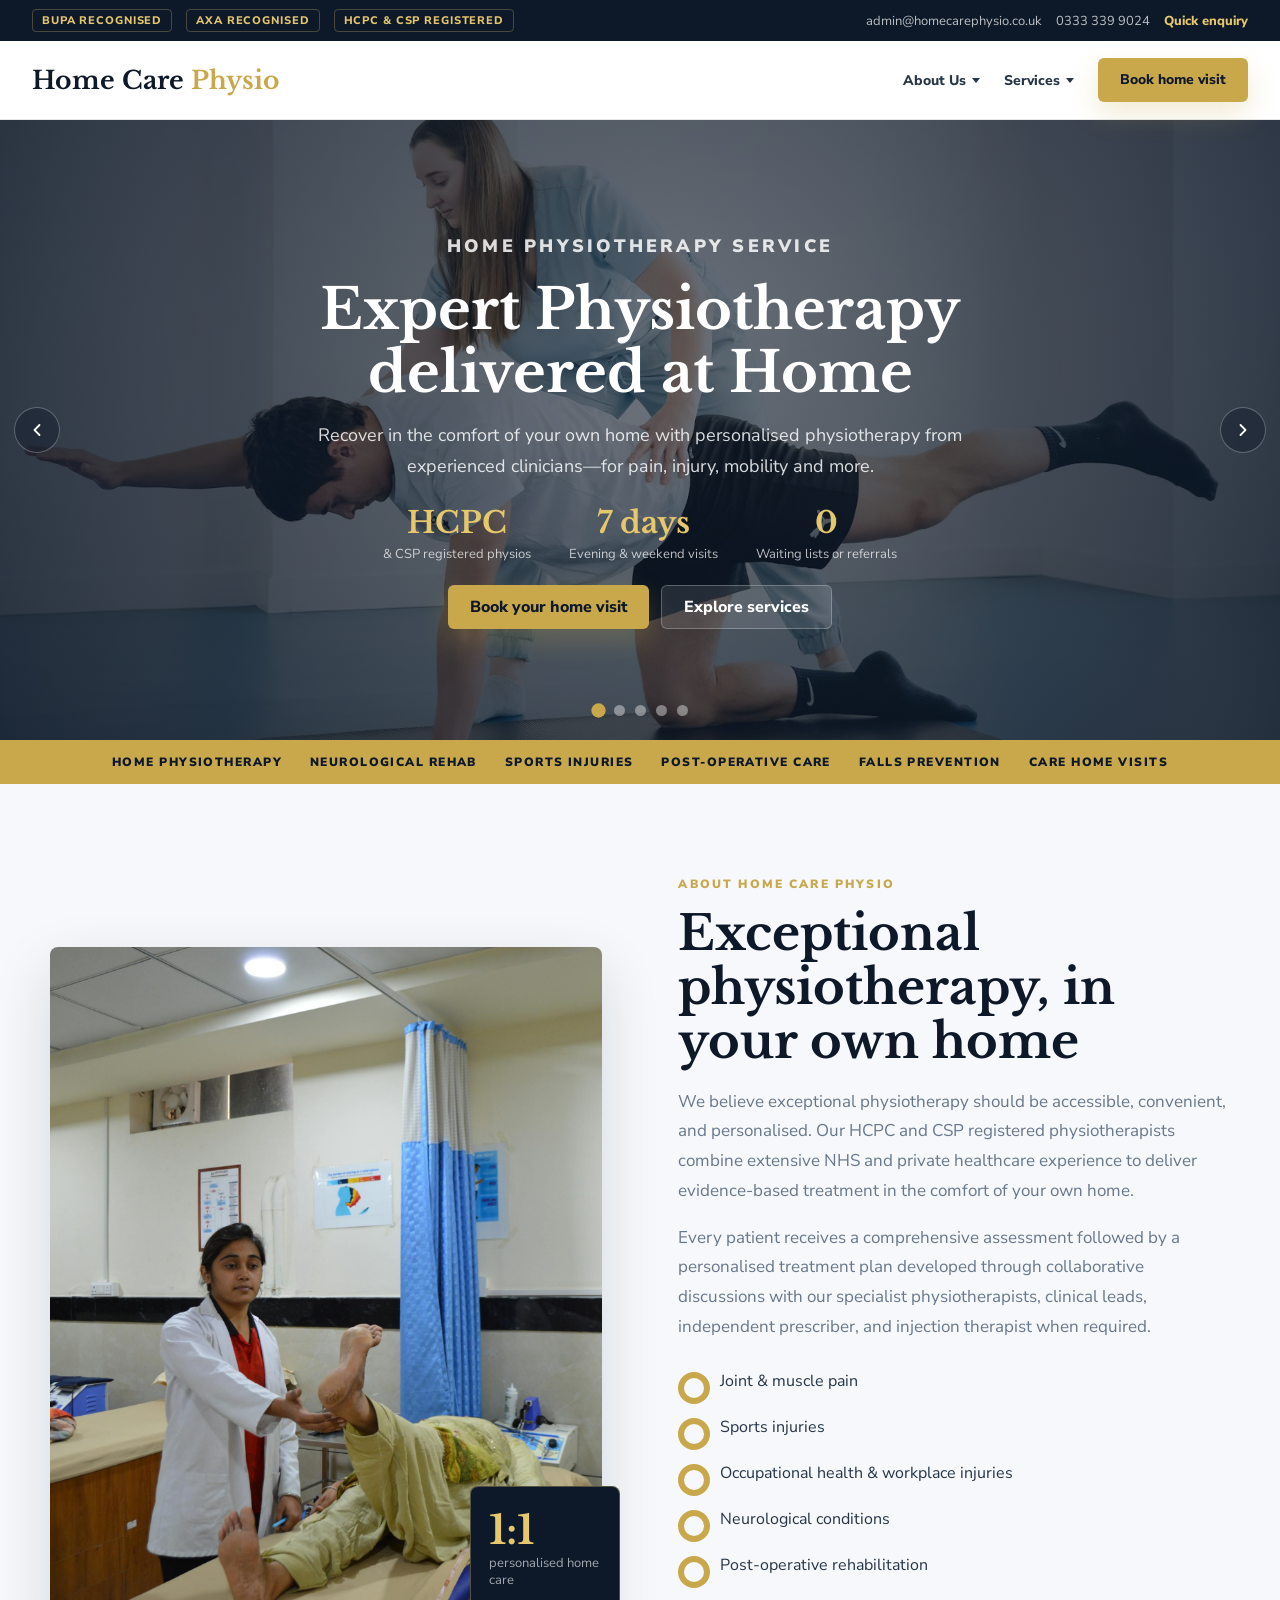
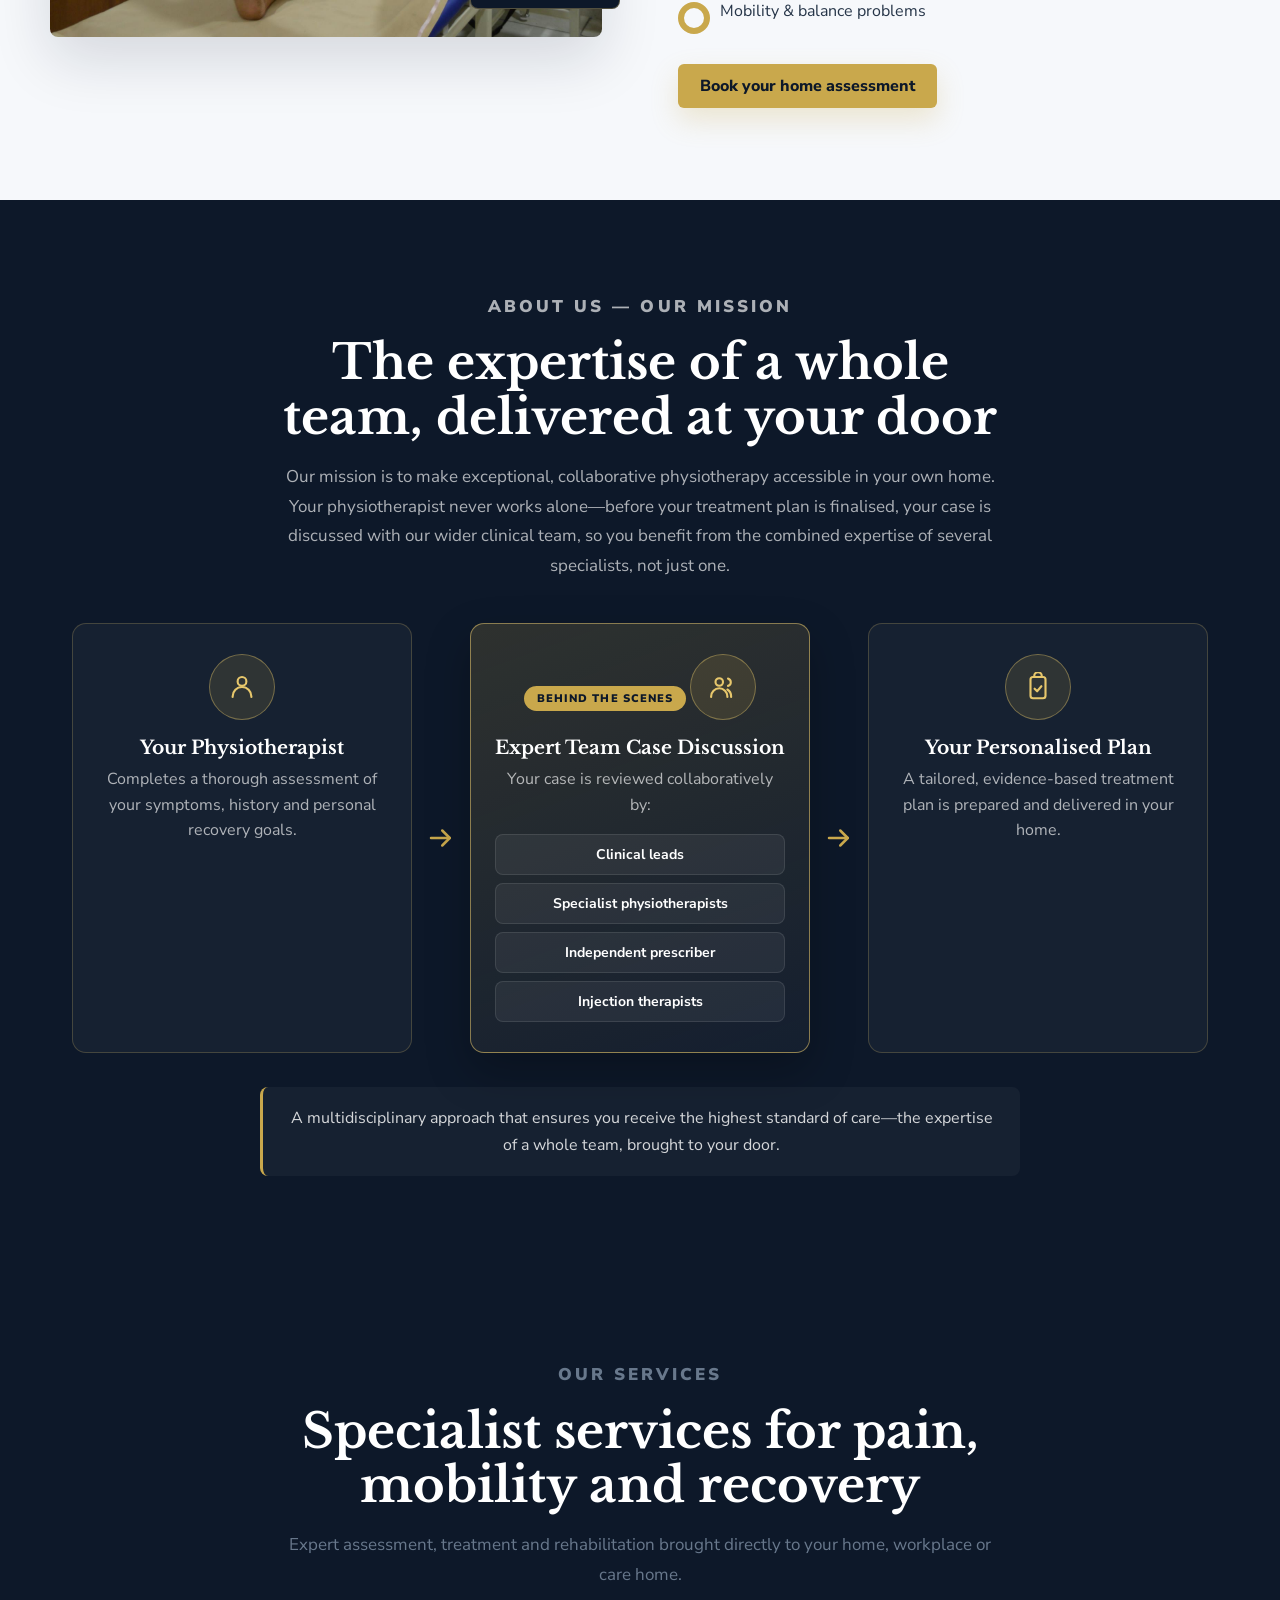
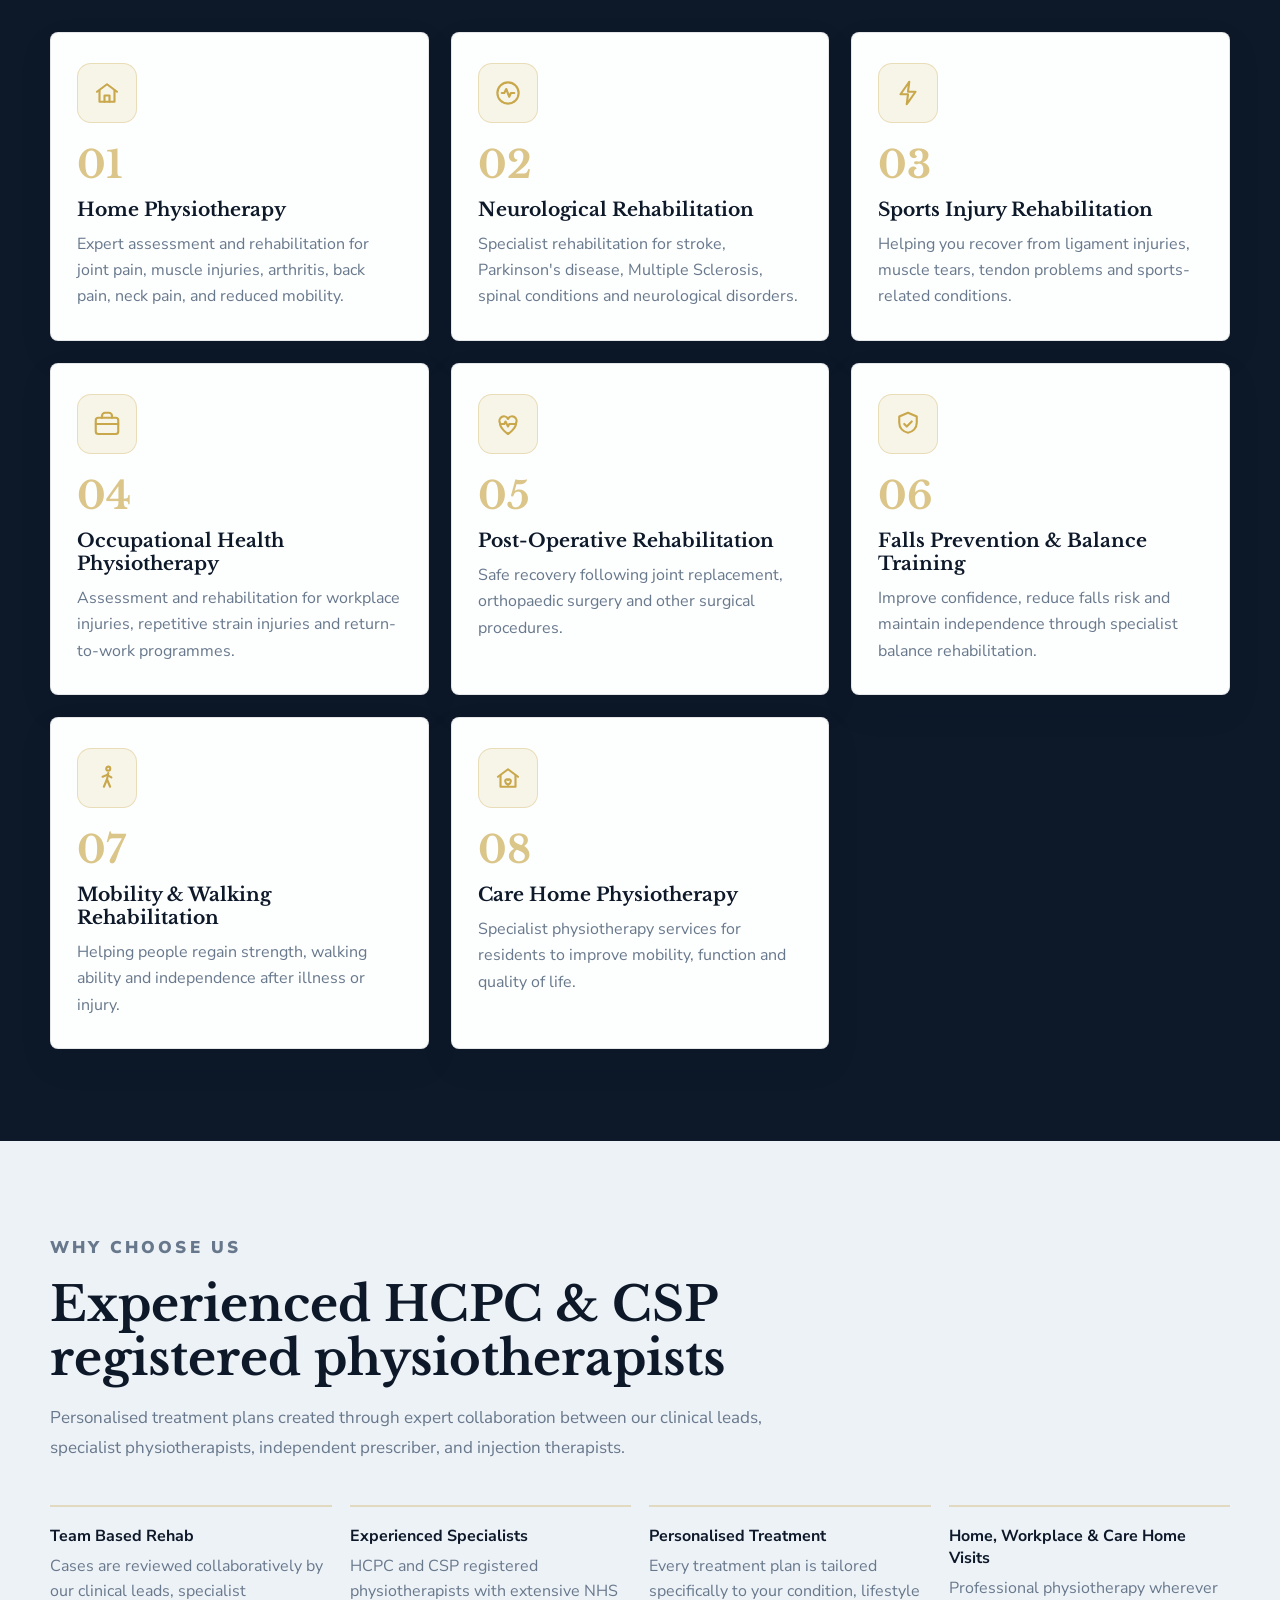
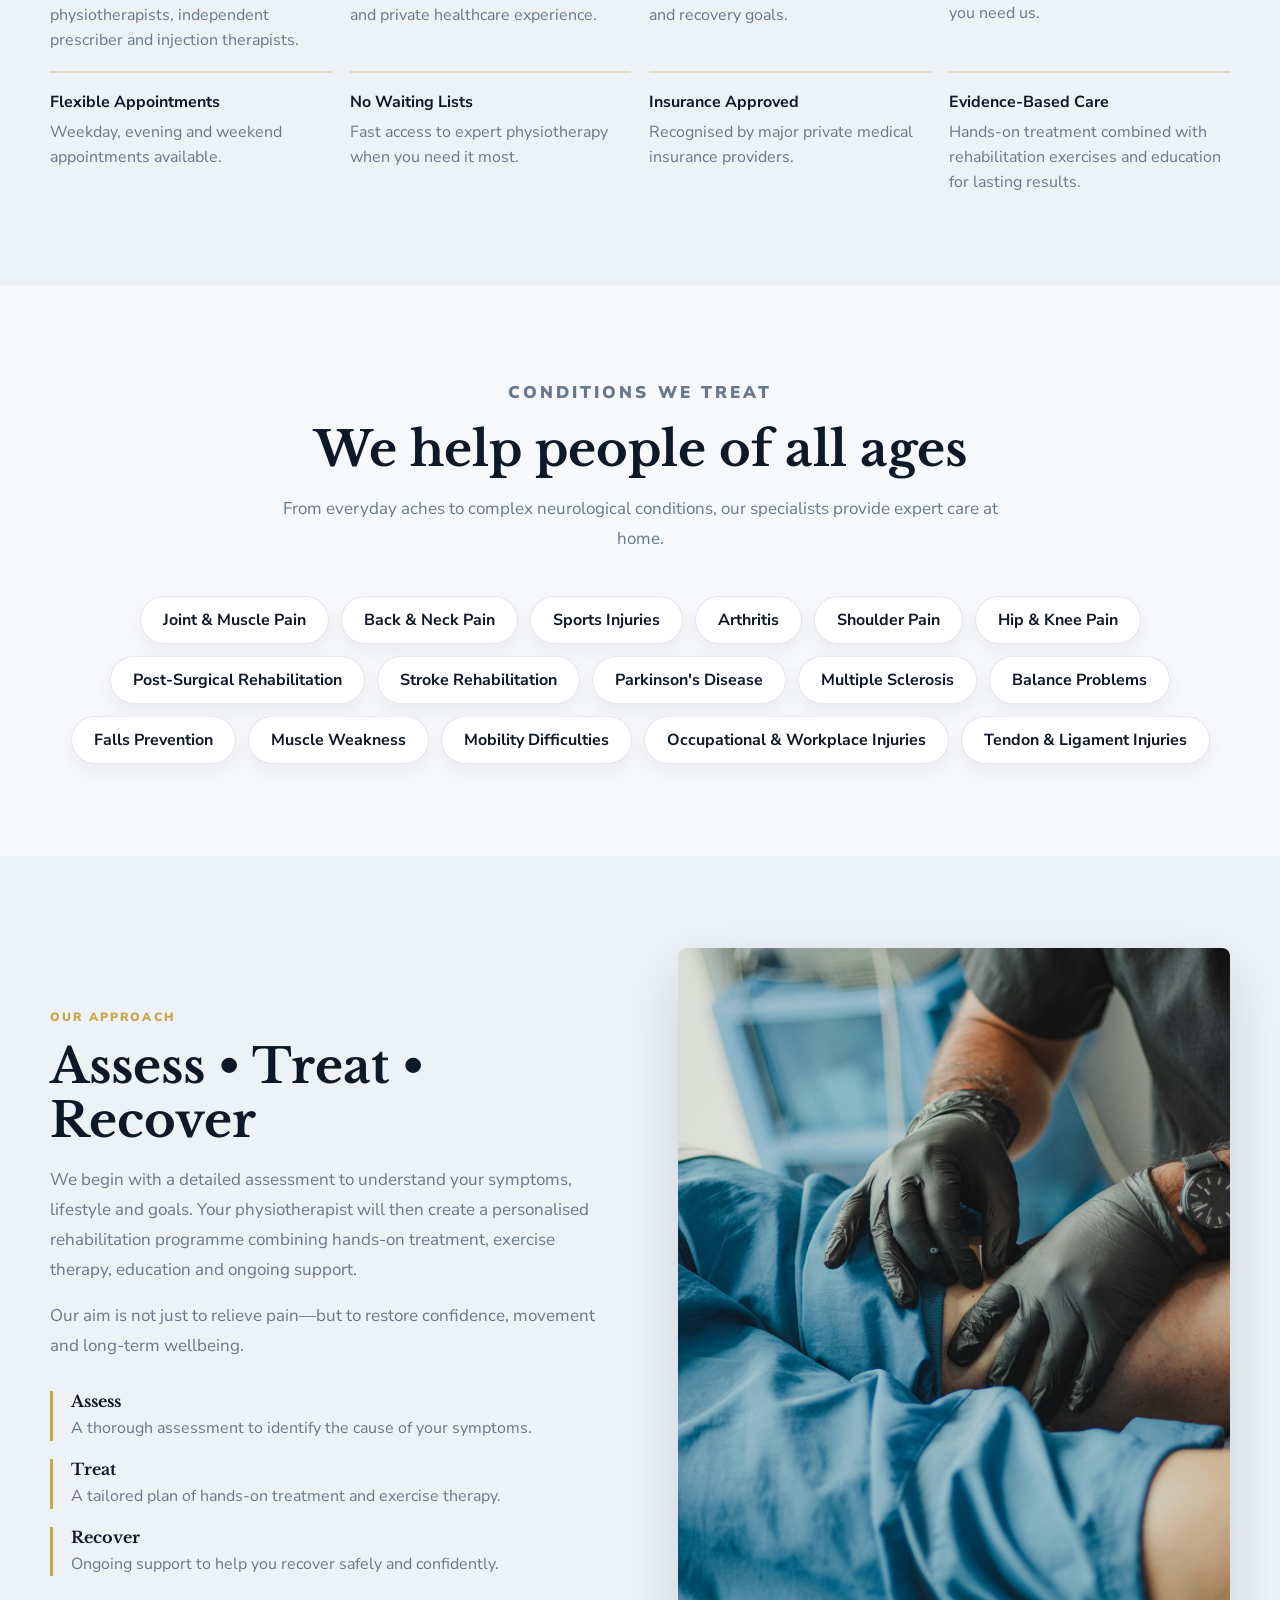
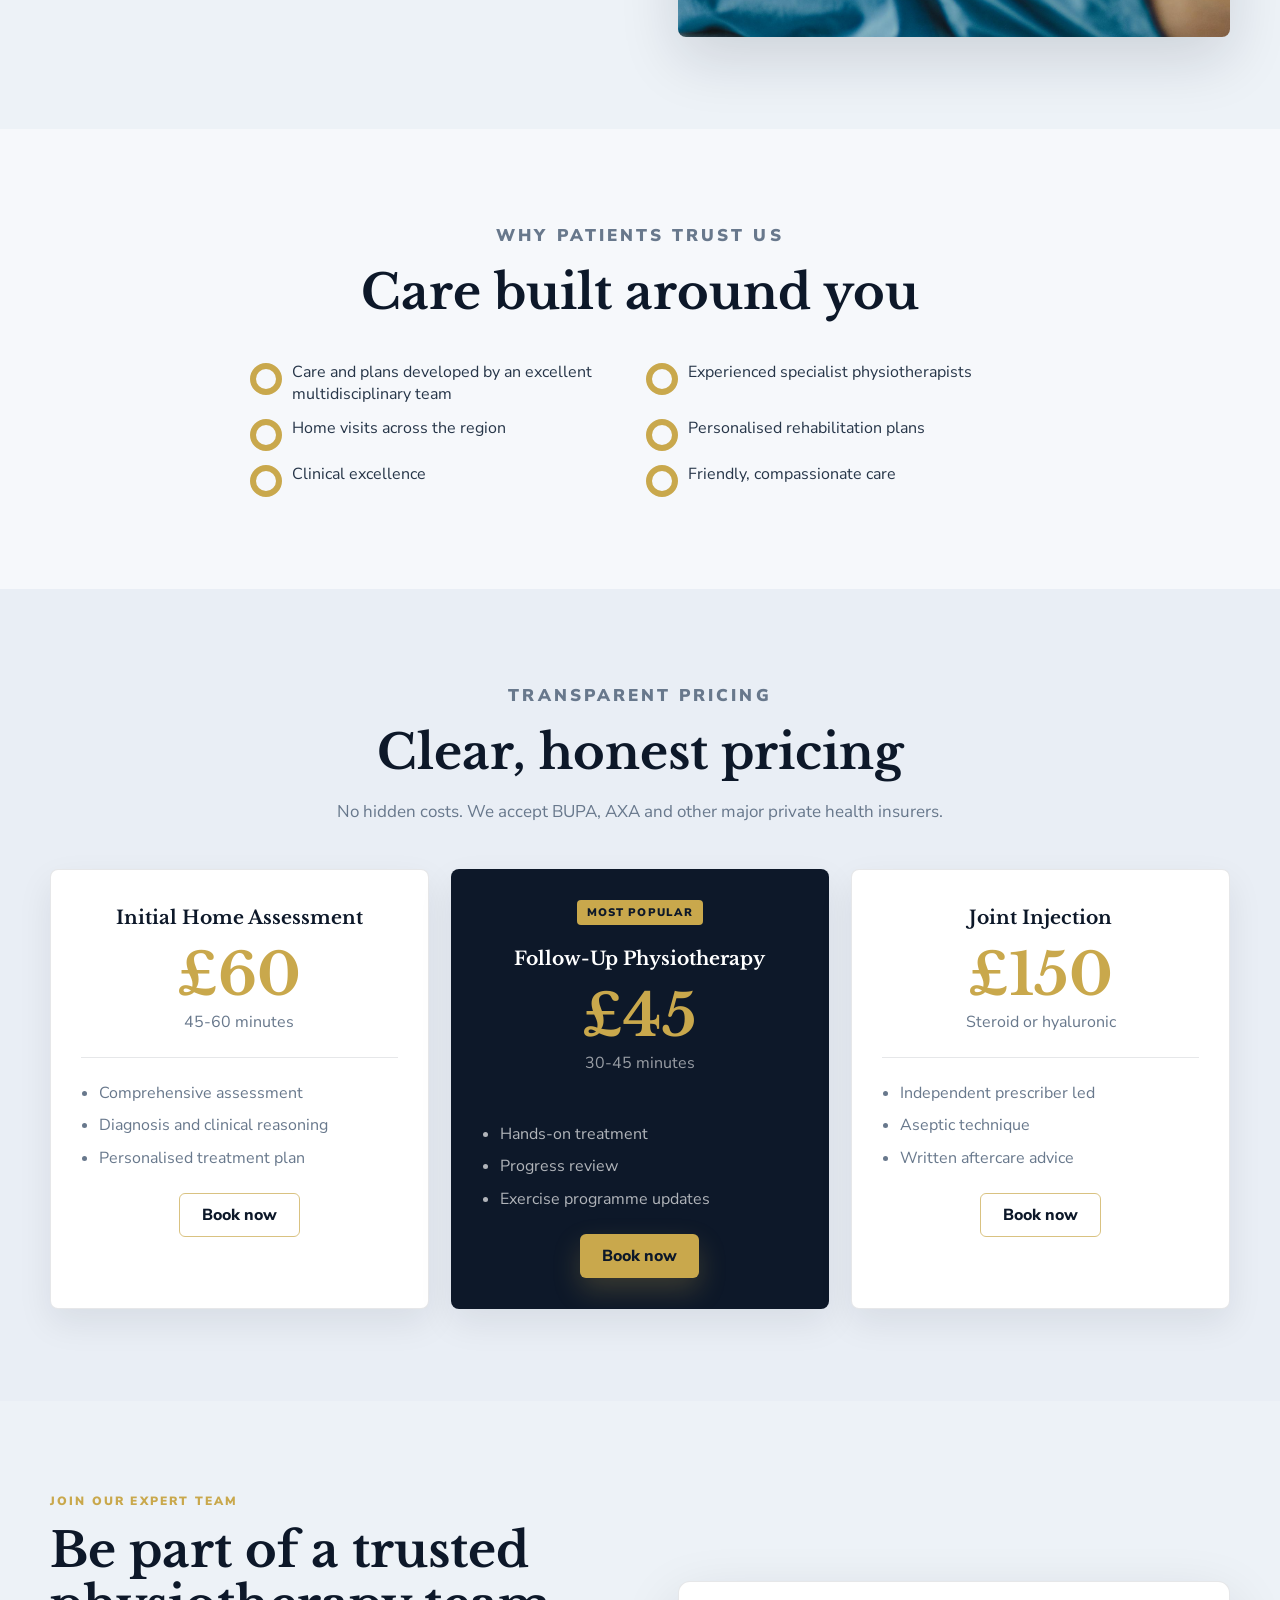
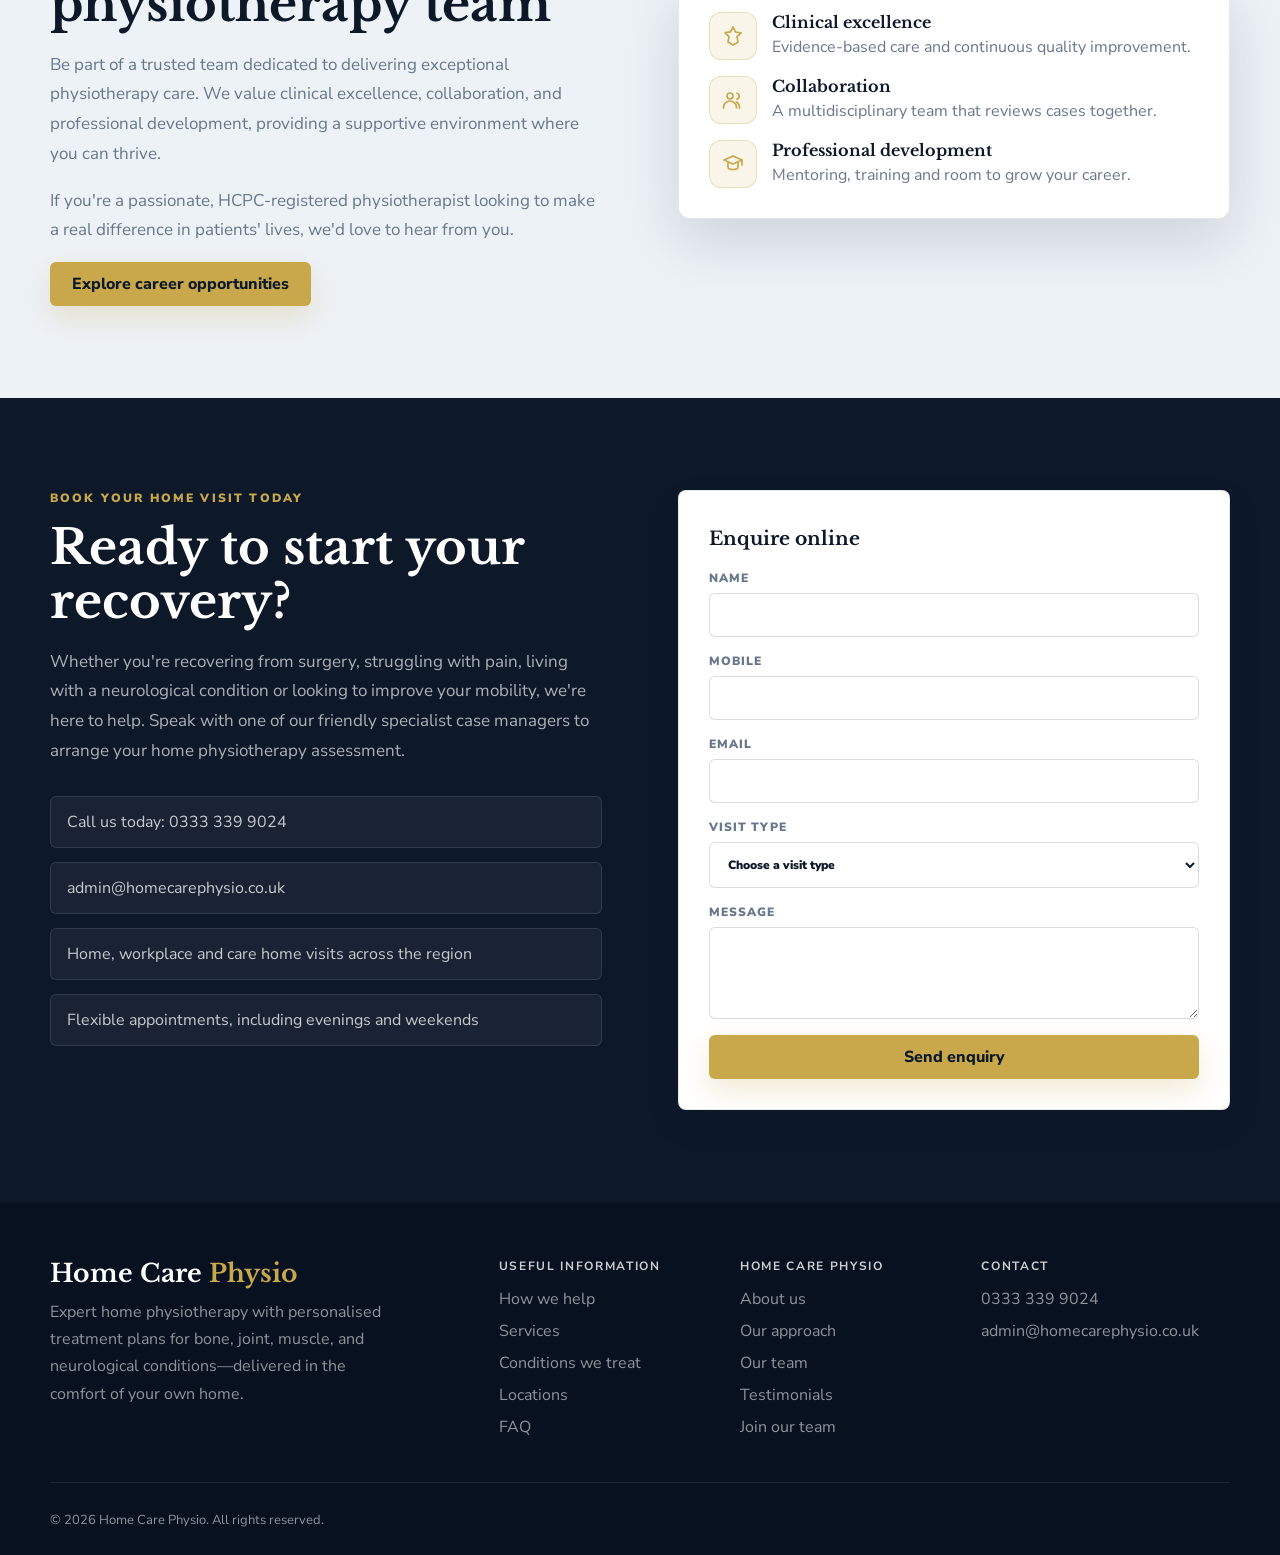
<file: wwwroot/index.html>
<!DOCTYPE html>
<html lang="en-GB">
<head>
  <meta charset="UTF-8" />
  <meta name="viewport" content="width=device-width, initial-scale=1.0" />
  <meta name="description" content="Home Care Physio provides expert home physiotherapy with personalised treatment plans for bone, joint, muscle, sports, occupational, post-operative and neurological conditions. Home, workplace and care home visits." />
  <title>Home Care Physio | Expert Physiotherapy delivered at Home</title>
  <link rel="preconnect" href="https://fonts.googleapis.com" />
  <link rel="preconnect" href="https://fonts.gstatic.com" crossorigin />
  <link href="https://fonts.googleapis.com/css2?family=Libre+Baskerville:ital,wght@0,400;0,700;1,400&family=Nunito+Sans:wght@400;600;700;800&display=swap" rel="stylesheet" />
  <link rel="stylesheet" href="css/style.css" />
  <style>
    /* New sections: why (8-up), conditions, approach, trust, careers */
    .feature-grid--four { grid-template-columns: repeat(4, minmax(0, 1fr)); }
    .conditions { background: var(--paper); }
    .condition-tags { display: flex; flex-wrap: wrap; gap: 12px; justify-content: center; padding: 0; margin: 0; list-style: none; }
    .condition-tags li { padding: 12px 22px; color: var(--navy); background: var(--white); border: 1px solid var(--line); border-radius: 999px; font-weight: 700; box-shadow: 0 8px 20px rgba(13, 24, 41, 0.05); }
    .approach { background: #edf2f7; }
    .approach-steps { display: grid; gap: 18px; margin-top: 30px; }
    .approach-steps div { padding-left: 18px; border-left: 3px solid var(--gold); }
    .approach-steps strong { display: block; margin-bottom: 5px; color: var(--navy); font-family: var(--display); }
    .approach-steps span { color: var(--muted); line-height: 1.55; }
    .trust { background: var(--paper); }
    .trust-list { max-width: 780px; margin: 0 auto; grid-template-columns: repeat(2, minmax(0, 1fr)); }
    .careers { background: #edf2f7; }
    @media (max-width: 980px) { .feature-grid--four { grid-template-columns: repeat(2, minmax(0, 1fr)); } }
    @media (max-width: 640px) { .feature-grid--four, .trust-list { grid-template-columns: 1fr; } }

    /* Rotating hero banner */
    .promo-banner { position: relative; color: var(--white); background: var(--navy); overflow: hidden; padding: 0; }
    .promo-track { display: grid; }
    .promo-slide { grid-area: 1 / 1; position: relative; display: flex; flex-direction: column; align-items: center; justify-content: center; gap: 16px; min-height: 620px; padding: 92px 60px; text-align: center; background-color: var(--navy); background-size: cover; background-position: center; opacity: 0; visibility: hidden; transition: opacity 0.7s ease; }
    .promo-slide::before { content: ""; position: absolute; inset: 0; background: radial-gradient(circle at 50% 42%, rgba(13, 24, 41, 0.58), rgba(13, 24, 41, 0.88)); }
    .promo-slide.is-active { opacity: 1; visibility: visible; }
    .promo-slide > * { position: relative; z-index: 1; }
    .promo-slide .eyebrow { margin: 0; }
    .promo-slide h2 { margin: 0; max-width: 840px; color: var(--white); font-size: clamp(32px, 4.4vw, 56px); }
    .promo-slide p { margin: 0; max-width: 660px; color: rgba(255, 255, 255, 0.84); font-size: 18px; line-height: 1.7; }
    .promo-stats { display: flex; flex-wrap: wrap; justify-content: center; gap: 38px; margin: 6px 0 0; }
    .promo-stats div { text-align: center; }
    .promo-stats dt { color: var(--gold-light); font-family: var(--display); font-size: 30px; font-weight: 700; }
    .promo-stats dd { margin: 4px 0 0; color: rgba(255, 255, 255, 0.72); font-size: 13px; }
    .promo-pills { display: flex; flex-wrap: wrap; justify-content: center; gap: 10px; padding: 0; margin: 2px 0 0; list-style: none; }
    .promo-pills li { padding: 8px 15px; color: var(--white); background: rgba(255, 255, 255, 0.1); border: 1px solid rgba(231, 199, 108, 0.4); border-radius: 999px; font-size: 13px; font-weight: 700; }
    .promo-actions { display: flex; flex-wrap: wrap; justify-content: center; gap: 12px; margin-top: 6px; }
    .promo-dots { position: absolute; left: 0; right: 0; bottom: 24px; z-index: 3; display: flex; justify-content: center; gap: 10px; }
    .promo-dots button { width: 11px; height: 11px; padding: 0; border: 0; border-radius: 50%; background: rgba(255, 255, 255, 0.4); cursor: pointer; transition: background 0.2s ease, transform 0.2s ease; }
    .promo-dots button.is-active { background: var(--gold); transform: scale(1.3); }
    .promo-nav { position: absolute; top: 50%; transform: translateY(-50%); z-index: 3; display: grid; place-items: center; width: 46px; height: 46px; color: var(--white); background: rgba(13, 24, 41, 0.4); border: 1px solid rgba(255, 255, 255, 0.28); border-radius: 50%; cursor: pointer; transition: background 0.2s ease, color 0.2s ease; }
    .promo-nav:hover { color: var(--navy); background: var(--gold-light); }
    .promo-nav svg { width: 20px; height: 20px; }
    .promo-nav--prev { left: 14px; }
    .promo-nav--next { right: 14px; }
    @media (max-width: 640px) {
      .promo-slide { min-height: 560px; padding: 86px 20px 70px; }
      .promo-stats { gap: 22px; }
      .promo-nav { display: none; }
    }

    /* Dropdown navigation */
    .nav-item { position: relative; }
    .nav-parent { display: inline-flex; align-items: center; gap: 6px; }
    .nav-caret { width: 0; height: 0; border-left: 4px solid transparent; border-right: 4px solid transparent; border-top: 5px solid currentColor; transition: transform 0.2s ease; }
    .nav-item:hover .nav-caret, .nav-item:focus-within .nav-caret { transform: rotate(180deg); }
    .nav-submenu { position: absolute; top: calc(100% + 10px); left: 0; z-index: 40; display: flex; flex-direction: column; min-width: 210px; padding: 10px; background: var(--white); border: 1px solid var(--line); border-radius: 10px; box-shadow: var(--shadow); opacity: 0; visibility: hidden; transform: translateY(8px); transition: opacity 0.2s ease, transform 0.2s ease; }
    .nav-submenu::before { content: ""; position: absolute; top: -12px; left: 0; right: 0; height: 12px; }
    .nav-item:hover .nav-submenu, .nav-item:focus-within .nav-submenu { opacity: 1; visibility: visible; transform: translateY(0); }
    .nav-submenu a { padding: 10px 12px; border-radius: 6px; white-space: nowrap; }
    .nav-submenu a::after { display: none; }
    .nav-submenu a:hover { color: var(--navy); background: var(--paper); }
    @media (max-width: 980px) {
      .nav-item { width: 100%; }
      .nav-parent { width: 100%; }
      .nav-submenu { position: static; min-width: 0; padding: 0 0 8px 16px; opacity: 1; visibility: visible; transform: none; background: transparent; border: 0; box-shadow: none; }
      .nav-submenu::before { display: none; }
      .nav-submenu a { padding: 11px 0; }
      .nav-caret { display: none; }
    }

    /* Service cards as icons */
    .service-card--icon { padding: 30px 26px; }
    .service-card--icon > div { padding: 0; }
    .service-card .service-icon { display: grid; place-items: center; width: 60px; height: 60px; margin-bottom: 18px; border-radius: 14px; background: rgba(201, 168, 76, 0.12); border: 1px solid rgba(201, 168, 76, 0.3); opacity: 1; }
    .service-card .service-icon svg { width: 30px; height: 30px; }
    .service-card--icon h3 { margin-top: 10px; }

    /* Careers values card */
    .values-card { display: grid; gap: 16px; align-content: center; padding: 30px; background: var(--white); border: 1px solid var(--line); border-radius: 12px; box-shadow: var(--shadow); }
    .value-item { display: flex; gap: 15px; align-items: flex-start; }
    .value-icon { flex: 0 0 48px; display: grid; place-items: center; width: 48px; height: 48px; border-radius: 12px; background: rgba(201, 168, 76, 0.12); border: 1px solid rgba(201, 168, 76, 0.3); }
    .value-icon svg { width: 24px; height: 24px; }
    .value-item strong { display: block; margin-bottom: 3px; color: var(--navy); font-family: var(--display); }
    .value-item span { color: var(--muted); line-height: 1.55; }

    /* Team-based care graphic (Our Mission) */
    .team-care { color: var(--white); background: var(--navy); }
    .team-care h2 { color: var(--white); }
    .team-care .section-heading p { color: rgba(255, 255, 255, 0.66); }
    .team-flow { display: flex; align-items: stretch; justify-content: center; gap: 14px; }
    .team-node { flex: 1 1 0; max-width: 340px; padding: 30px 24px; text-align: center; background: rgba(255, 255, 255, 0.04); border: 1px solid rgba(231, 199, 108, 0.22); border-radius: 14px; }
    .team-node h3 { margin: 16px 0 8px; color: var(--white); font-family: var(--display); }
    .team-node p { margin: 0; color: rgba(255, 255, 255, 0.66); line-height: 1.6; }
    .team-node__icon { display: inline-grid; place-items: center; width: 66px; height: 66px; margin: 0 auto; border-radius: 50%; background: rgba(201, 168, 76, 0.14); border: 1px solid rgba(231, 199, 108, 0.4); }
    .team-node__icon svg { width: 30px; height: 30px; }
    .team-node--hub { background: linear-gradient(160deg, rgba(201, 168, 76, 0.18), rgba(255, 255, 255, 0.03)); border-color: rgba(231, 199, 108, 0.55); box-shadow: 0 18px 44px rgba(0, 0, 0, 0.25); }
    .team-badge { display: inline-block; margin-bottom: 8px; padding: 5px 13px; color: var(--navy); background: var(--gold); border-radius: 999px; font-size: 11px; font-weight: 900; letter-spacing: 0.1em; text-transform: uppercase; }
    .team-roles { display: grid; gap: 8px; padding: 0; margin: 16px 0 0; list-style: none; }
    .team-roles li { padding: 10px 12px; color: var(--white); background: rgba(255, 255, 255, 0.06); border: 1px solid rgba(255, 255, 255, 0.1); border-radius: 8px; font-size: 14px; font-weight: 700; }
    .team-arrow { display: flex; align-items: center; color: var(--gold); }
    .team-arrow svg { width: 30px; height: 30px; }
    .team-note { max-width: 760px; margin: 34px auto 0; padding: 18px 22px; text-align: center; color: rgba(255, 255, 255, 0.82); background: rgba(255, 255, 255, 0.04); border-left: 3px solid var(--gold); border-radius: 8px; line-height: 1.65; }
    @media (max-width: 860px) {
      .team-flow { flex-direction: column; align-items: center; }
      .team-node { max-width: 460px; width: 100%; }
      .team-arrow { transform: rotate(90deg); }
    }
  </style>
</head>
<body>
  <div class="topbar">
    <div class="topbar__badges">
      <span>BUPA recognised</span>
      <span>AXA recognised</span>
      <span>HCPC &amp; CSP registered</span>
    </div>
    <div class="topbar__links">
      <a href="mailto:admin@homecarephysio.co.uk">admin@homecarephysio.co.uk</a>
      <a href="tel:+443333399024">0333 339 9024</a>
      <button type="button" class="text-button" data-open-modal>Quick enquiry</button>
    </div>
  </div>

  <header class="site-header" id="mainNav">
    <a href="#home" class="brand">Home Care <span>Physio</span></a>
    <button class="menu-toggle" id="hamBtn" type="button" aria-label="Toggle navigation" aria-controls="navLinks" aria-expanded="false">
      <span></span>
      <span></span>
      <span></span>
    </button>
    <nav class="nav-links" id="navLinks" aria-label="Primary navigation">
      <div class="nav-item">
        <a href="#about" class="nav-parent">About Us<span class="nav-caret" aria-hidden="true"></span></a>
        <div class="nav-submenu">
          <a href="#mission">Our Mission</a>
          <a href="#why">Why Us</a>
          <a href="#careers">Career</a>
          <a href="#contact">Contact</a>
        </div>
      </div>
      <div class="nav-item">
        <a href="#services" class="nav-parent">Services<span class="nav-caret" aria-hidden="true"></span></a>
        <div class="nav-submenu">
          <a href="#conditions">Conditions</a>
        </div>
      </div>
      <button type="button" class="nav-cta" data-open-modal>Book home visit</button>
    </nav>
  </header>

  <main>
    <section class="promo-banner" id="home" aria-label="Highlights" aria-roledescription="carousel">
      <button type="button" class="promo-nav promo-nav--prev" aria-label="Previous slide">
        <svg viewBox="0 0 24 24" fill="none" stroke="currentColor" stroke-width="2.2" stroke-linecap="round" stroke-linejoin="round"><path d="M15 6l-6 6 6 6"/></svg>
      </button>
      <button type="button" class="promo-nav promo-nav--next" aria-label="Next slide">
        <svg viewBox="0 0 24 24" fill="none" stroke="currentColor" stroke-width="2.2" stroke-linecap="round" stroke-linejoin="round"><path d="M9 6l6 6-6 6"/></svg>
      </button>

      <div class="promo-track" aria-live="polite">
        <div class="promo-slide is-active" role="group" aria-roledescription="slide" aria-label="1 of 5" style="background-image:url('images/google-reference/physiotherapy-exercise-1.jpg')">
          <p class="eyebrow">Home Physiotherapy Service</p>
          <h2>Expert Physiotherapy delivered at Home</h2>
          <p>Recover in the comfort of your own home with personalised physiotherapy from experienced clinicians&mdash;for pain, injury, mobility and more.</p>
          <dl class="promo-stats" aria-label="Practice highlights">
            <div><dt>HCPC</dt><dd>&amp; CSP registered physios</dd></div>
            <div><dt>7 days</dt><dd>Evening &amp; weekend visits</dd></div>
            <div><dt>0</dt><dd>Waiting lists or referrals</dd></div>
          </dl>
          <div class="promo-actions">
            <button type="button" class="btn btn-primary" data-open-modal>Book your home visit</button>
            <a class="btn btn-secondary" href="#services">Explore services</a>
          </div>
        </div>

        <div class="promo-slide" role="group" aria-roledescription="slide" aria-label="2 of 5" style="background-image:url('images/google-reference/physiotherapy-treatment-table.jpg')">
          <p class="eyebrow">Team-based care</p>
          <h2>An expert team behind every treatment plan</h2>
          <p>Your physiotherapist doesn't work alone. Before your plan is finalised, your case is reviewed by our wider clinical team&mdash;so you get the expertise of several specialists at once.</p>
          <ul class="promo-pills">
            <li>Clinical leads</li>
            <li>Specialist physiotherapists</li>
            <li>Independent prescriber</li>
            <li>Injection therapists</li>
          </ul>
          <div class="promo-actions">
            <button type="button" class="btn btn-primary" data-open-modal>Book your assessment</button>
            <a class="btn btn-secondary" href="#approach">Our approach</a>
          </div>
        </div>

        <div class="promo-slide" role="group" aria-roledescription="slide" aria-label="3 of 5" style="background-image:url('images/google-reference/physiotherapy-leg-stretch.jpg')">
          <p class="eyebrow">Fast access</p>
          <h2>Same-week home visits. No waiting lists.</h2>
          <p>No GP referral required. Expert physiotherapy brought directly to your door&mdash;often within the same week.</p>
          <div class="promo-actions">
            <button type="button" class="btn btn-primary" data-open-modal>Book your home visit</button>
          </div>
        </div>

        <div class="promo-slide" role="group" aria-roledescription="slide" aria-label="4 of 5" style="background-image:url('images/google-reference/physiotherapy-back-pain.jpg')">
          <p class="eyebrow">Insurance approved</p>
          <h2>Recognised by BUPA, AXA &amp; major insurers</h2>
          <p>We work with major private medical insurance providers, so your physiotherapy may be fully covered.</p>
          <div class="promo-actions">
            <button type="button" class="btn btn-primary" data-open-modal>Check your cover</button>
          </div>
        </div>

        <div class="promo-slide" role="group" aria-roledescription="slide" aria-label="5 of 5" style="background-image:url('images/google-reference/physiotherapy-neck-assessment.jpg')">
          <p class="eyebrow">Flexible appointments</p>
          <h2>Evenings, weekends &amp; home visits</h2>
          <p>Appointments that fit around your life&mdash;at home, at your workplace or in a care home, seven days a week.</p>
          <div class="promo-actions">
            <a class="btn btn-primary" href="tel:+443333399024">Call 0333 339 9024</a>
          </div>
        </div>
      </div>

      <div class="promo-dots" role="tablist" aria-label="Choose slide">
        <button type="button" class="is-active" aria-label="Home"></button>
        <button type="button" aria-label="Team-based care"></button>
        <button type="button" aria-label="Fast access"></button>
        <button type="button" aria-label="Insurance approved"></button>
        <button type="button" aria-label="Flexible appointments"></button>
      </div>
    </section>

    <section class="strip" aria-label="Services">
      <span>Home Physiotherapy</span>
      <span>Neurological Rehab</span>
      <span>Sports Injuries</span>
      <span>Post-Operative Care</span>
      <span>Falls Prevention</span>
      <span>Care Home Visits</span>
    </section>

    <section class="section about" id="about">
      <div class="container split">
        <div class="image-stack reveal">
          <img src="images/google-reference/physiotherapy-clinic-assist.jpg" alt="Clinician supporting a patient during a home physiotherapy session" />
          <div class="experience-badge"><strong>1:1</strong><span>personalised home care</span></div>
        </div>
        <div class="copy reveal">
          <p class="eyebrow">About Home Care Physio</p>
          <h2>Exceptional physiotherapy, in your own home</h2>
          <p>We believe exceptional physiotherapy should be accessible, convenient, and personalised. Our HCPC and CSP registered physiotherapists combine extensive NHS and private healthcare experience to deliver evidence-based treatment in the comfort of your own home.</p>
          <p>Every patient receives a comprehensive assessment followed by a personalised treatment plan developed through collaborative discussions with our specialist physiotherapists, clinical leads, independent prescriber, and injection therapist when required.</p>
          <ul class="check-list">
            <li>Joint &amp; muscle pain</li>
            <li>Sports injuries</li>
            <li>Occupational health &amp; workplace injuries</li>
            <li>Neurological conditions</li>
            <li>Post-operative rehabilitation</li>
            <li>Mobility &amp; balance problems</li>
          </ul>
          <button type="button" class="btn btn-primary" data-open-modal>Book your home assessment</button>
        </div>
      </div>
    </section>

    <section class="section team-care" id="mission">
      <div class="container">
        <div class="section-heading reveal">
          <p class="eyebrow">About Us &mdash; Our Mission</p>
          <h2>The expertise of a whole team, delivered at your door</h2>
          <p>Our mission is to make exceptional, collaborative physiotherapy accessible in your own home. Your physiotherapist never works alone&mdash;before your treatment plan is finalised, your case is discussed with our wider clinical team, so you benefit from the combined expertise of several specialists, not just one.</p>
        </div>
        <div class="team-flow reveal">
          <div class="team-node">
            <span class="team-node__icon" aria-hidden="true">
              <svg viewBox="0 0 24 24" fill="none" stroke="#e7c76c" stroke-width="1.7" stroke-linecap="round" stroke-linejoin="round"><circle cx="12" cy="7.5" r="3.5"/><path d="M4.5 20v-.5a7.5 7.5 0 0 1 15 0V20"/></svg>
            </span>
            <h3>Your Physiotherapist</h3>
            <p>Completes a thorough assessment of your symptoms, history and personal recovery goals.</p>
          </div>

          <span class="team-arrow" aria-hidden="true">
            <svg viewBox="0 0 24 24" fill="none" stroke="currentColor" stroke-width="2" stroke-linecap="round" stroke-linejoin="round"><path d="M4 12h15"/><path d="M13 6l6 6-6 6"/></svg>
          </span>

          <div class="team-node team-node--hub">
            <span class="team-badge">Behind the scenes</span>
            <span class="team-node__icon" aria-hidden="true">
              <svg viewBox="0 0 24 24" fill="none" stroke="#e7c76c" stroke-width="1.7" stroke-linecap="round" stroke-linejoin="round"><circle cx="9" cy="8" r="3"/><path d="M2.5 20v-.5a6.5 6.5 0 0 1 13 0V20"/><path d="M16 5.3a3 3 0 0 1 0 5.8"/><path d="M18.5 20v-.5a6.5 6.5 0 0 0-3-5.5"/></svg>
            </span>
            <h3>Expert Team Case Discussion</h3>
            <p>Your case is reviewed collaboratively by:</p>
            <ul class="team-roles">
              <li>Clinical leads</li>
              <li>Specialist physiotherapists</li>
              <li>Independent prescriber</li>
              <li>Injection therapists</li>
            </ul>
          </div>

          <span class="team-arrow" aria-hidden="true">
            <svg viewBox="0 0 24 24" fill="none" stroke="currentColor" stroke-width="2" stroke-linecap="round" stroke-linejoin="round"><path d="M4 12h15"/><path d="M13 6l6 6-6 6"/></svg>
          </span>

          <div class="team-node">
            <span class="team-node__icon" aria-hidden="true">
              <svg viewBox="0 0 24 24" fill="none" stroke="#e7c76c" stroke-width="1.7" stroke-linecap="round" stroke-linejoin="round"><rect x="6" y="4" width="12" height="17" rx="2"/><path d="M9 4V3.2a3 3 0 0 1 6 0V4"/><path d="M9.3 13.4l2 2 3.4-4"/></svg>
            </span>
            <h3>Your Personalised Plan</h3>
            <p>A tailored, evidence-based treatment plan is prepared and delivered in your home.</p>
          </div>
        </div>
        <p class="team-note">A multidisciplinary approach that ensures you receive the highest standard of care&mdash;the expertise of a whole team, brought to your door.</p>
      </div>
    </section>

    <section class="section services" id="services">
      <div class="container">
        <div class="section-heading reveal">
          <p class="eyebrow">Our services</p>
          <h2>Specialist services for pain, mobility and recovery</h2>
          <p>Expert assessment, treatment and rehabilitation brought directly to your home, workplace or care home.</p>
        </div>
        <div class="service-grid">
          <article class="service-card service-card--icon reveal">
            <span class="service-icon" aria-hidden="true"><svg viewBox="0 0 24 24" fill="none" stroke="#c9a84c" stroke-width="1.7" stroke-linecap="round" stroke-linejoin="round"><path d="M4 11l8-6 8 6"/><path d="M6 10v9h12v-9"/><path d="M10 19v-5h4v5"/></svg></span>
            <div><span>01</span><h3>Home Physiotherapy</h3><p>Expert assessment and rehabilitation for joint pain, muscle injuries, arthritis, back pain, neck pain, and reduced mobility.</p></div>
          </article>
          <article class="service-card service-card--icon reveal">
            <span class="service-icon" aria-hidden="true"><svg viewBox="0 0 24 24" fill="none" stroke="#c9a84c" stroke-width="1.7" stroke-linecap="round" stroke-linejoin="round"><circle cx="12" cy="12" r="8.5"/><path d="M7 12h2l1.6-3.2L13 15l1.3-3H17"/></svg></span>
            <div><span>02</span><h3>Neurological Rehabilitation</h3><p>Specialist rehabilitation for stroke, Parkinson's disease, Multiple Sclerosis, spinal conditions and neurological disorders.</p></div>
          </article>
          <article class="service-card service-card--icon reveal">
            <span class="service-icon" aria-hidden="true"><svg viewBox="0 0 24 24" fill="none" stroke="#c9a84c" stroke-width="1.7" stroke-linecap="round" stroke-linejoin="round"><path d="M13 3l-7 10h6l-1 8 7-10h-6z"/></svg></span>
            <div><span>03</span><h3>Sports Injury Rehabilitation</h3><p>Helping you recover from ligament injuries, muscle tears, tendon problems and sports-related conditions.</p></div>
          </article>
          <article class="service-card service-card--icon reveal">
            <span class="service-icon" aria-hidden="true"><svg viewBox="0 0 24 24" fill="none" stroke="#c9a84c" stroke-width="1.7" stroke-linecap="round" stroke-linejoin="round"><rect x="3" y="7" width="18" height="13" rx="2"/><path d="M8 7V5.5A2.5 2.5 0 0 1 10.5 3h3A2.5 2.5 0 0 1 16 5.5V7"/><path d="M3 12h18"/></svg></span>
            <div><span>04</span><h3>Occupational Health Physiotherapy</h3><p>Assessment and rehabilitation for workplace injuries, repetitive strain injuries and return-to-work programmes.</p></div>
          </article>
          <article class="service-card service-card--icon reveal">
            <span class="service-icon" aria-hidden="true"><svg viewBox="0 0 24 24" fill="none" stroke="#c9a84c" stroke-width="1.7" stroke-linecap="round" stroke-linejoin="round"><path d="M12 20s-6.5-4.2-6.5-9A3.5 3.5 0 0 1 12 8a3.5 3.5 0 0 1 6.5 3c0 4.8-6.5 9-6.5 9z"/><path d="M6.5 12H9l1-2 2 4 1-2h4.5"/></svg></span>
            <div><span>05</span><h3>Post-Operative Rehabilitation</h3><p>Safe recovery following joint replacement, orthopaedic surgery and other surgical procedures.</p></div>
          </article>
          <article class="service-card service-card--icon reveal">
            <span class="service-icon" aria-hidden="true"><svg viewBox="0 0 24 24" fill="none" stroke="#c9a84c" stroke-width="1.7" stroke-linecap="round" stroke-linejoin="round"><path d="M12 3l7 3v5c0 4.2-3 7.3-7 8-4-0.7-7-3.8-7-8V6z"/><path d="M9 12l2 2 4-4"/></svg></span>
            <div><span>06</span><h3>Falls Prevention &amp; Balance Training</h3><p>Improve confidence, reduce falls risk and maintain independence through specialist balance rehabilitation.</p></div>
          </article>
          <article class="service-card service-card--icon reveal">
            <span class="service-icon" aria-hidden="true"><svg viewBox="0 0 24 24" fill="none" stroke="#c9a84c" stroke-width="1.7" stroke-linecap="round" stroke-linejoin="round"><circle cx="13" cy="4.5" r="1.6"/><path d="M13 8l-1 5"/><path d="M12 9.5L8.5 11M12 9.5l3.5 2"/><path d="M12 13l-2.5 6M12 13l2.5 6"/></svg></span>
            <div><span>07</span><h3>Mobility &amp; Walking Rehabilitation</h3><p>Helping people regain strength, walking ability and independence after illness or injury.</p></div>
          </article>
          <article class="service-card service-card--icon reveal">
            <span class="service-icon" aria-hidden="true"><svg viewBox="0 0 24 24" fill="none" stroke="#c9a84c" stroke-width="1.7" stroke-linecap="round" stroke-linejoin="round"><path d="M4 11l8-6 8 6"/><path d="M6 10v9h12v-9"/><path d="M12 17.5s-2.3-1.4-2.3-3.1a1.35 1.35 0 0 1 2.3-.9 1.35 1.35 0 0 1 2.3.9c0 1.7-2.3 3.1-2.3 3.1z"/></svg></span>
            <div><span>08</span><h3>Care Home Physiotherapy</h3><p>Specialist physiotherapy services for residents to improve mobility, function and quality of life.</p></div>
          </article>
        </div>
      </div>
    </section>

    <section class="section why" id="why">
      <div class="container">
        <div class="section-heading section-heading--left reveal">
          <p class="eyebrow">Why choose us</p>
          <h2>Experienced HCPC &amp; CSP registered physiotherapists</h2>
          <p>Personalised treatment plans created through expert collaboration between our clinical leads, specialist physiotherapists, independent prescriber, and injection therapists.</p>
        </div>
        <div class="feature-grid feature-grid--four">
          <div><strong>Team Based Rehab</strong><span>Cases are reviewed collaboratively by our clinical leads, specialist physiotherapists, independent prescriber and injection therapists.</span></div>
          <div><strong>Experienced Specialists</strong><span>HCPC and CSP registered physiotherapists with extensive NHS and private healthcare experience.</span></div>
          <div><strong>Personalised Treatment</strong><span>Every treatment plan is tailored specifically to your condition, lifestyle and recovery goals.</span></div>
          <div><strong>Home, Workplace &amp; Care Home Visits</strong><span>Professional physiotherapy wherever you need us.</span></div>
          <div><strong>Flexible Appointments</strong><span>Weekday, evening and weekend appointments available.</span></div>
          <div><strong>No Waiting Lists</strong><span>Fast access to expert physiotherapy when you need it most.</span></div>
          <div><strong>Insurance Approved</strong><span>Recognised by major private medical insurance providers.</span></div>
          <div><strong>Evidence-Based Care</strong><span>Hands-on treatment combined with rehabilitation exercises and education for lasting results.</span></div>
        </div>
      </div>
    </section>

    <section class="section conditions" id="conditions">
      <div class="container">
        <div class="section-heading reveal">
          <p class="eyebrow">Conditions we treat</p>
          <h2>We help people of all ages</h2>
          <p>From everyday aches to complex neurological conditions, our specialists provide expert care at home.</p>
        </div>
        <ul class="condition-tags reveal">
          <li>Joint &amp; Muscle Pain</li>
          <li>Back &amp; Neck Pain</li>
          <li>Sports Injuries</li>
          <li>Arthritis</li>
          <li>Shoulder Pain</li>
          <li>Hip &amp; Knee Pain</li>
          <li>Post-Surgical Rehabilitation</li>
          <li>Stroke Rehabilitation</li>
          <li>Parkinson's Disease</li>
          <li>Multiple Sclerosis</li>
          <li>Balance Problems</li>
          <li>Falls Prevention</li>
          <li>Muscle Weakness</li>
          <li>Mobility Difficulties</li>
          <li>Occupational &amp; Workplace Injuries</li>
          <li>Tendon &amp; Ligament Injuries</li>
        </ul>
      </div>
    </section>

    <section class="section approach" id="approach">
      <div class="container split split--reverse">
        <div class="copy reveal">
          <p class="eyebrow">Our approach</p>
          <h2>Assess &bull; Treat &bull; Recover</h2>
          <p>We begin with a detailed assessment to understand your symptoms, lifestyle and goals. Your physiotherapist will then create a personalised rehabilitation programme combining hands-on treatment, exercise therapy, education and ongoing support.</p>
          <p>Our aim is not just to relieve pain&mdash;but to restore confidence, movement and long-term wellbeing.</p>
          <div class="approach-steps">
            <div><strong>Assess</strong><span>A thorough assessment to identify the cause of your symptoms.</span></div>
            <div><strong>Treat</strong><span>A tailored plan of hands-on treatment and exercise therapy.</span></div>
            <div><strong>Recover</strong><span>Ongoing support to help you recover safely and confidently.</span></div>
          </div>
        </div>
        <div class="image-stack reveal">
          <img src="images/google-reference/acupuncture-treatment-closeup.jpg" alt="Close-up of hands-on physiotherapy treatment" />
        </div>
      </div>
    </section>

    <section class="section trust" id="trust">
      <div class="container">
        <div class="section-heading reveal">
          <p class="eyebrow">Why patients trust us</p>
          <h2>Care built around you</h2>
        </div>
        <ul class="check-list trust-list reveal">
          <li>Care and plans developed by an excellent multidisciplinary team</li>
          <li>Experienced specialist physiotherapists</li>
          <li>Home visits across the region</li>
          <li>Personalised rehabilitation plans</li>
          <li>Clinical excellence</li>
          <li>Friendly, compassionate care</li>
        </ul>
      </div>
    </section>

    <section class="section prices" id="prices">
      <div class="container">
        <div class="section-heading reveal">
          <p class="eyebrow">Transparent pricing</p>
          <h2>Clear, honest pricing</h2>
          <p>No hidden costs. We accept BUPA, AXA and other major private health insurers.</p>
        </div>
        <div class="price-grid">
          <article class="price-card reveal"><h3>Initial Home Assessment</h3><strong>&pound;60</strong><span>45-60 minutes</span><ul><li>Comprehensive assessment</li><li>Diagnosis and clinical reasoning</li><li>Personalised treatment plan</li></ul><button type="button" class="btn btn-outline" data-open-modal>Book now</button></article>
          <article class="price-card price-card--featured reveal"><small>Most popular</small><h3>Follow-Up Physiotherapy</h3><strong>&pound;45</strong><span>30-45 minutes</span><ul><li>Hands-on treatment</li><li>Progress review</li><li>Exercise programme updates</li></ul><button type="button" class="btn btn-primary" data-open-modal>Book now</button></article>
          <article class="price-card reveal"><h3>Joint Injection</h3><strong>&pound;150</strong><span>Steroid or hyaluronic</span><ul><li>Independent prescriber led</li><li>Aseptic technique</li><li>Written aftercare advice</li></ul><button type="button" class="btn btn-outline" data-open-modal>Book now</button></article>
        </div>
      </div>
    </section>

    <section class="section careers" id="careers">
      <div class="container split">
        <div class="copy reveal">
          <p class="eyebrow">Join our expert team</p>
          <h2>Be part of a trusted physiotherapy team</h2>
          <p>Be part of a trusted team dedicated to delivering exceptional physiotherapy care. We value clinical excellence, collaboration, and professional development, providing a supportive environment where you can thrive.</p>
          <p>If you're a passionate, HCPC-registered physiotherapist looking to make a real difference in patients' lives, we'd love to hear from you.</p>
          <button type="button" class="btn btn-primary" data-open-modal>Explore career opportunities</button>
        </div>
        <div class="values-card reveal">
          <div class="value-item">
            <span class="value-icon" aria-hidden="true"><svg viewBox="0 0 24 24" fill="none" stroke="#c9a84c" stroke-width="1.7" stroke-linecap="round" stroke-linejoin="round"><path d="M12 3l2.5 5 5.5.8-4 3.9 1 5.5L12 21l-5 -2.9 1-5.5-4-3.9 5.5-.8z"/></svg></span>
            <div><strong>Clinical excellence</strong><span>Evidence-based care and continuous quality improvement.</span></div>
          </div>
          <div class="value-item">
            <span class="value-icon" aria-hidden="true"><svg viewBox="0 0 24 24" fill="none" stroke="#c9a84c" stroke-width="1.7" stroke-linecap="round" stroke-linejoin="round"><circle cx="9" cy="8" r="3"/><path d="M2.5 20v-.5a6.5 6.5 0 0 1 13 0V20"/><path d="M16 5.3a3 3 0 0 1 0 5.8"/><path d="M18.5 20v-.5a6.5 6.5 0 0 0-3-5.5"/></svg></span>
            <div><strong>Collaboration</strong><span>A multidisciplinary team that reviews cases together.</span></div>
          </div>
          <div class="value-item">
            <span class="value-icon" aria-hidden="true"><svg viewBox="0 0 24 24" fill="none" stroke="#c9a84c" stroke-width="1.7" stroke-linecap="round" stroke-linejoin="round"><path d="M3 8l9-4 9 4-9 4z"/><path d="M7 10.5V15c0 1.4 2.2 2.5 5 2.5s5-1.1 5-2.5v-4.5"/><path d="M21 8v5"/></svg></span>
            <div><strong>Professional development</strong><span>Mentoring, training and room to grow your career.</span></div>
          </div>
        </div>
      </div>
    </section>

    <section class="section contact" id="contact">
      <div class="container contact-grid">
        <div class="copy reveal">
          <p class="eyebrow">Book your home visit today</p>
          <h2>Ready to start your recovery?</h2>
          <p>Whether you're recovering from surgery, struggling with pain, living with a neurological condition or looking to improve your mobility, we're here to help. Speak with one of our friendly specialist case managers to arrange your home physiotherapy assessment.</p>
          <div class="contact-list">
            <a href="tel:+443333399024">Call us today: 0333 339 9024</a>
            <a href="mailto:admin@homecarephysio.co.uk">admin@homecarephysio.co.uk</a>
            <span>Home, workplace and care home visits across the region</span>
            <span>Flexible appointments, including evenings and weekends</span>
          </div>
        </div>
        <form class="form-card reveal" id="contactForm">
          <h3>Enquire online</h3>
          <label>Name<input type="text" name="name" autocomplete="name" required /></label>
          <label>Mobile<input type="tel" name="mobile" autocomplete="tel" /></label>
          <label>Email<input type="email" name="email" autocomplete="email" required /></label>
          <label>Visit type<select name="visit"><option value="">Choose a visit type</option><option>Home visit</option><option>Workplace visit</option><option>Care home visit</option></select></label>
          <label>Message<textarea name="message" rows="4"></textarea></label>
          <button type="submit" class="btn btn-primary">Send enquiry</button>
        </form>
      </div>
    </section>
  </main>

  <footer class="footer">
    <div class="container footer-grid">
      <div><a href="#home" class="brand brand--footer">Home Care <span>Physio</span></a><p>Expert home physiotherapy with personalised treatment plans for bone, joint, muscle, and neurological conditions&mdash;delivered in the comfort of your own home.</p></div>
      <div><h4>Useful Information</h4><a href="#services">How we help</a><a href="#services">Services</a><a href="#conditions">Conditions we treat</a><a href="#contact">Locations</a><a href="#contact">FAQ</a></div>
      <div><h4>Home Care Physio</h4><a href="#about">About us</a><a href="#approach">Our approach</a><a href="#mission">Our team</a><a href="#trust">Testimonials</a><a href="#careers">Join our team</a></div>
      <div><h4>Contact</h4><a href="tel:+443333399024">0333 339 9024</a><a href="mailto:admin@homecarephysio.co.uk">admin@homecarephysio.co.uk</a></div>
    </div>
    <div class="container footer-bottom">&copy; 2026 Home Care Physio. All rights reserved.</div>
  </footer>

  <div class="modal-overlay" id="modalOverlay" hidden>
    <div class="modal-box" role="dialog" aria-modal="true" aria-labelledby="modalTitle">
      <button class="modal-close" type="button" data-close-modal aria-label="Close">&times;</button>
      <h2 id="modalTitle">Book your home visit</h2>
      <p>Fill in your details and our friendly team will be in touch to confirm your booking within one business day.</p>
      <form id="modalForm">
        <label>Name<input type="text" name="name" autocomplete="name" required /></label>
        <label>Mobile<input type="tel" name="mobile" autocomplete="tel" /></label>
        <label>Email<input type="email" name="email" autocomplete="email" required /></label>
        <label>Visit type<select name="visit"><option value="">Select a visit type</option><option>Home visit</option><option>Workplace visit</option><option>Care home visit</option></select></label>
        <label>Service<input type="text" name="service" placeholder="e.g. Home Physiotherapy, Neurological Rehab" /></label>
        <button type="submit" class="btn btn-primary">Send enquiry</button>
      </form>
    </div>
  </div>

  <script src="js/main.js"></script>
  <script>
    (function () {
      var root = document.querySelector(".promo-banner");
      if (!root) return;
      var slides = [].slice.call(root.querySelectorAll(".promo-slide"));
      var dots = [].slice.call(root.querySelectorAll(".promo-dots button"));
      if (slides.length < 2) return;
      var index = 0, timer = null, DELAY = 5500;
      var reduce = window.matchMedia && window.matchMedia("(prefers-reduced-motion: reduce)").matches;

      function show(n) {
        index = (n + slides.length) % slides.length;
        slides.forEach(function (s, i) { s.classList.toggle("is-active", i === index); });
        dots.forEach(function (d, i) { d.classList.toggle("is-active", i === index); });
      }
      function next() { show(index + 1); }
      function prev() { show(index - 1); }
      function start() { if (reduce) return; stop(); timer = window.setInterval(next, DELAY); }
      function stop() { if (timer) { window.clearInterval(timer); timer = null; } }

      dots.forEach(function (d, i) { d.addEventListener("click", function () { show(i); start(); }); });
      var nextBtn = root.querySelector(".promo-nav--next");
      var prevBtn = root.querySelector(".promo-nav--prev");
      if (nextBtn) nextBtn.addEventListener("click", function () { next(); start(); });
      if (prevBtn) prevBtn.addEventListener("click", function () { prev(); start(); });
      root.addEventListener("mouseenter", stop);
      root.addEventListener("mouseleave", start);
      document.addEventListener("visibilitychange", function () { document.hidden ? stop() : start(); });

      show(0);
      start();
    })();
  </script>
</body>
</html>
</file>
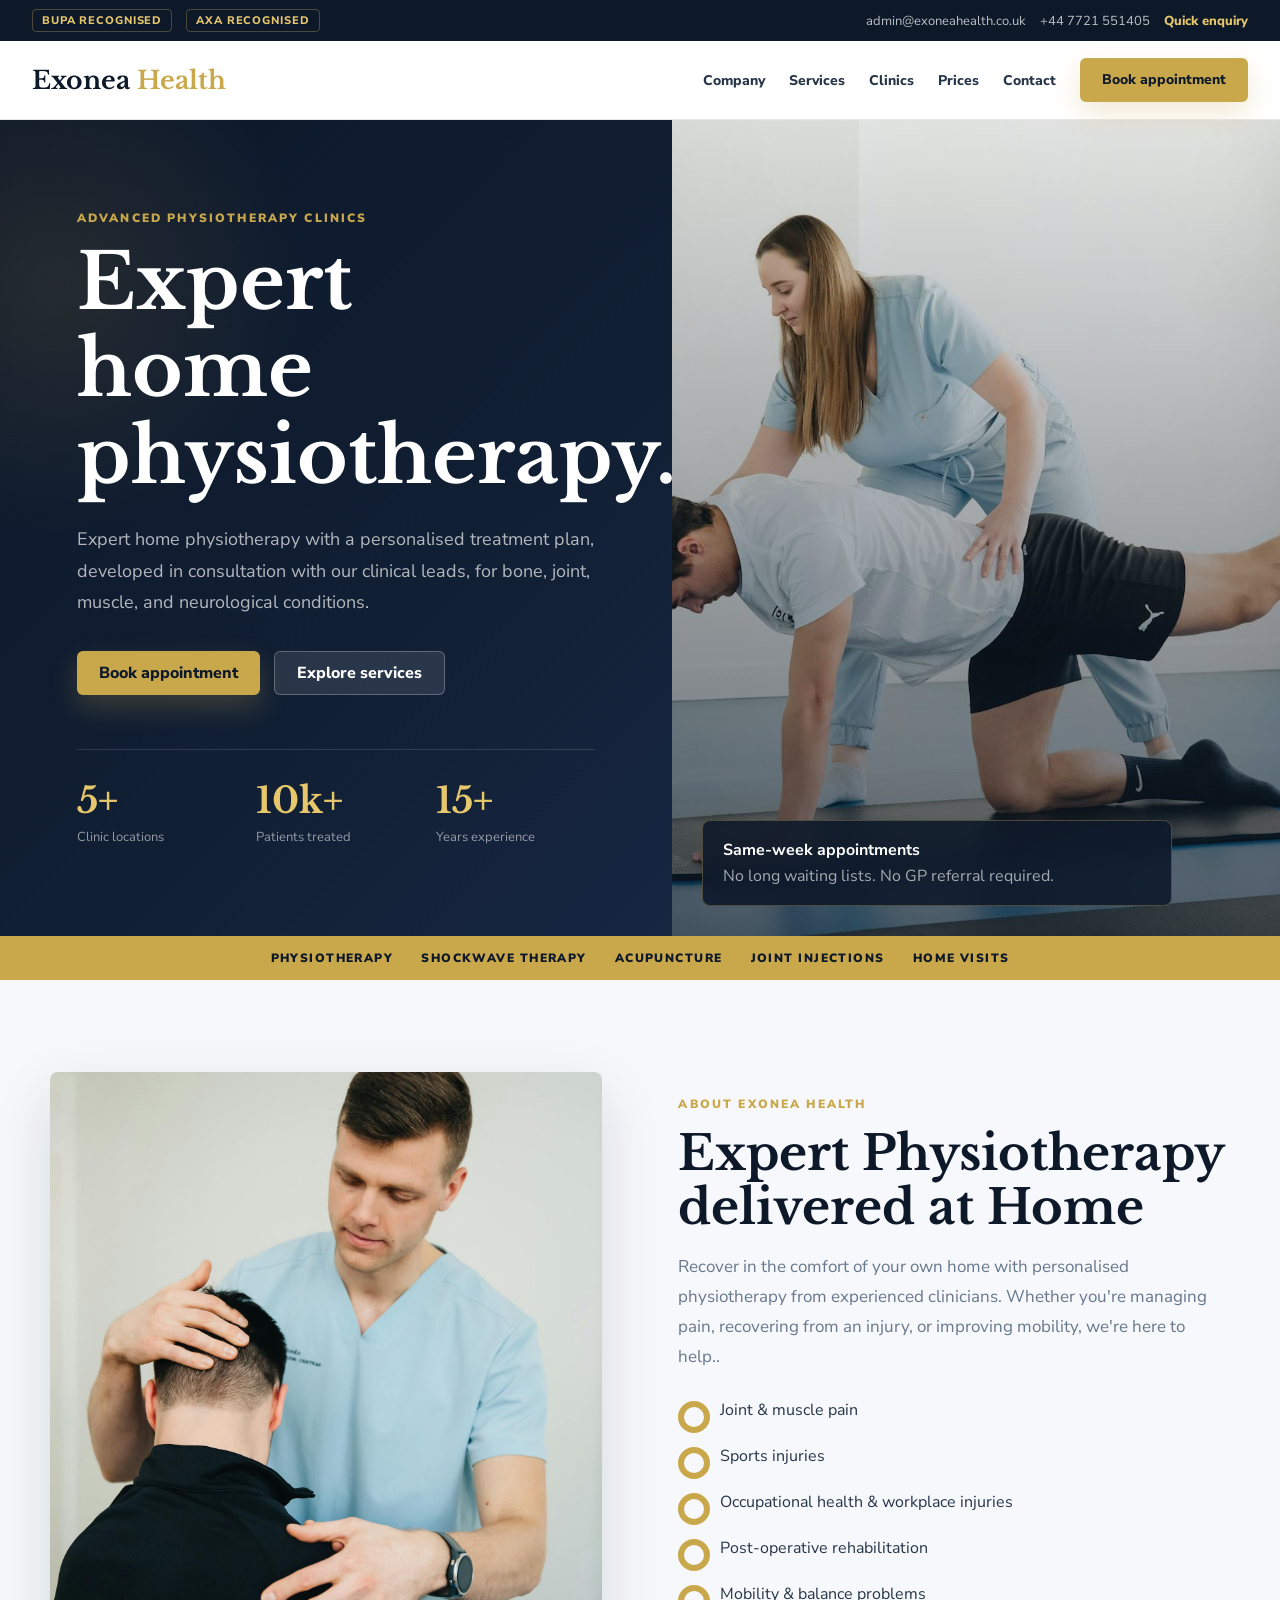
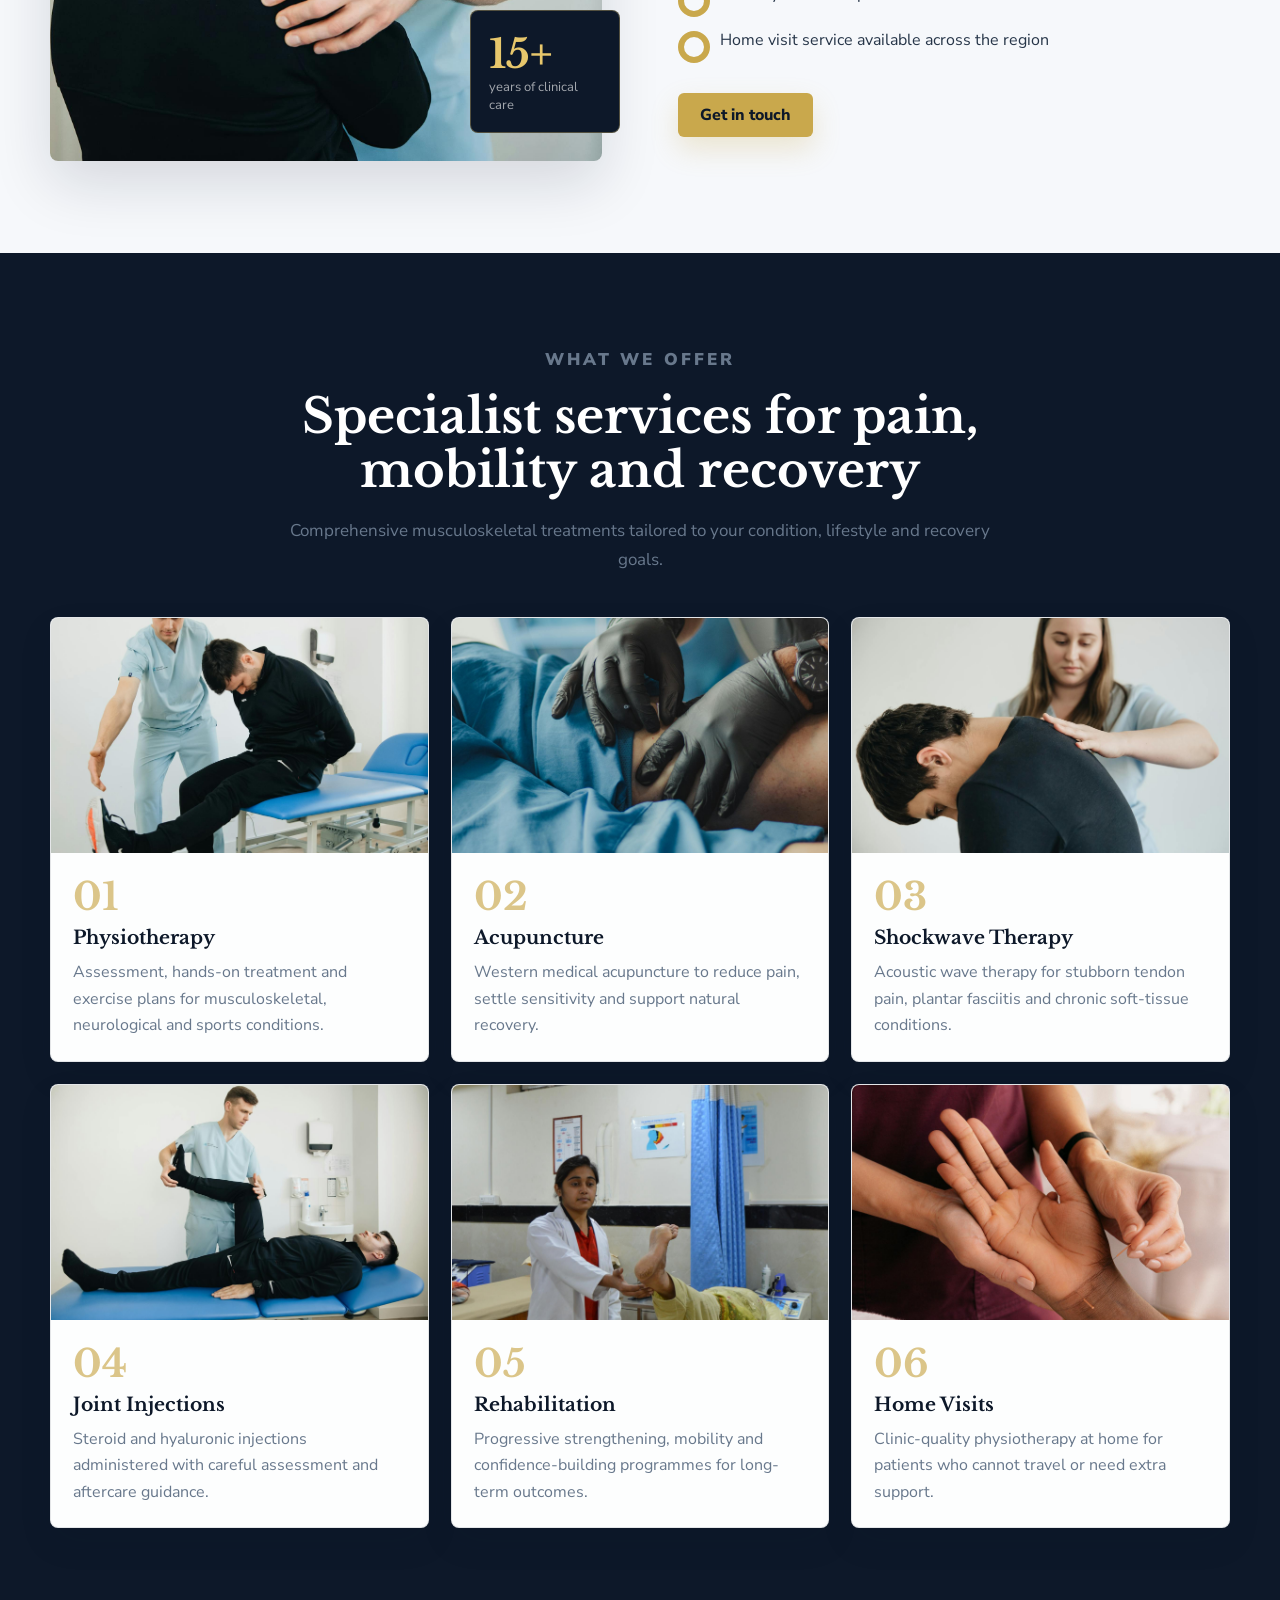
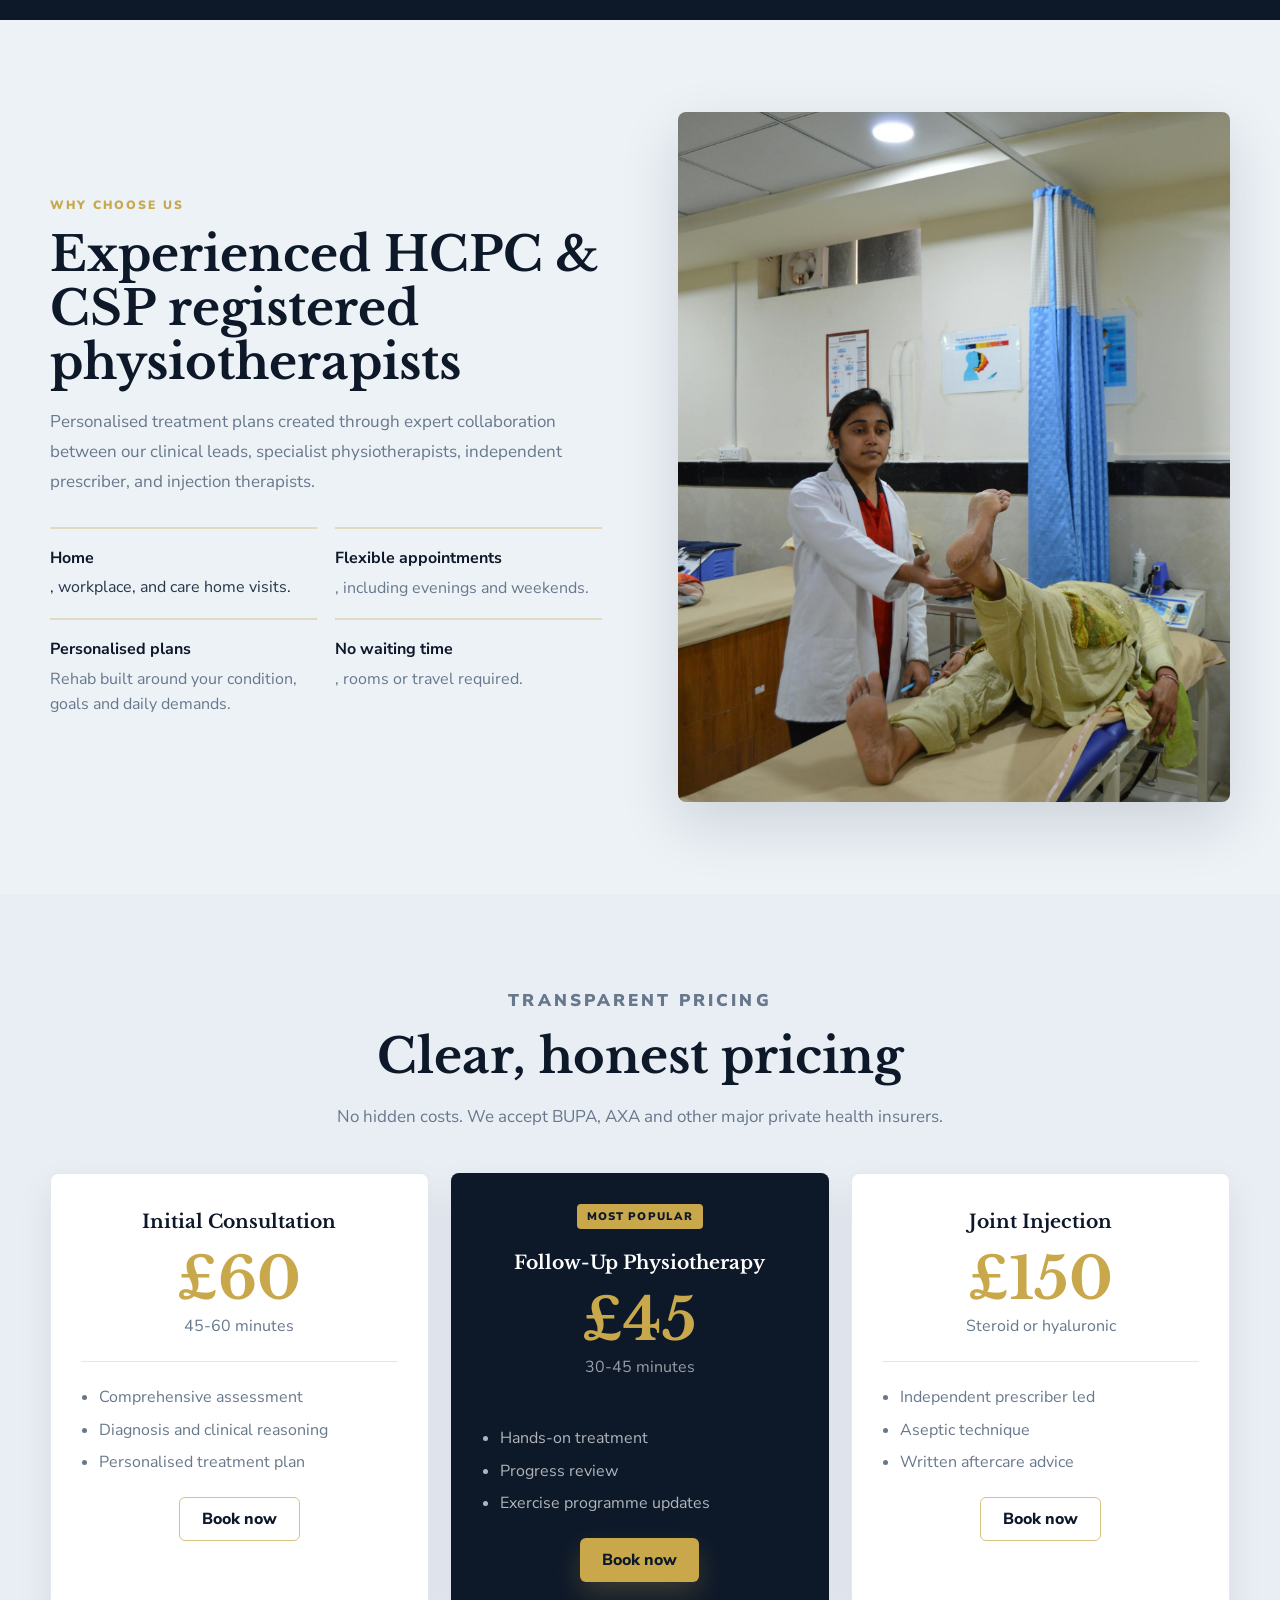
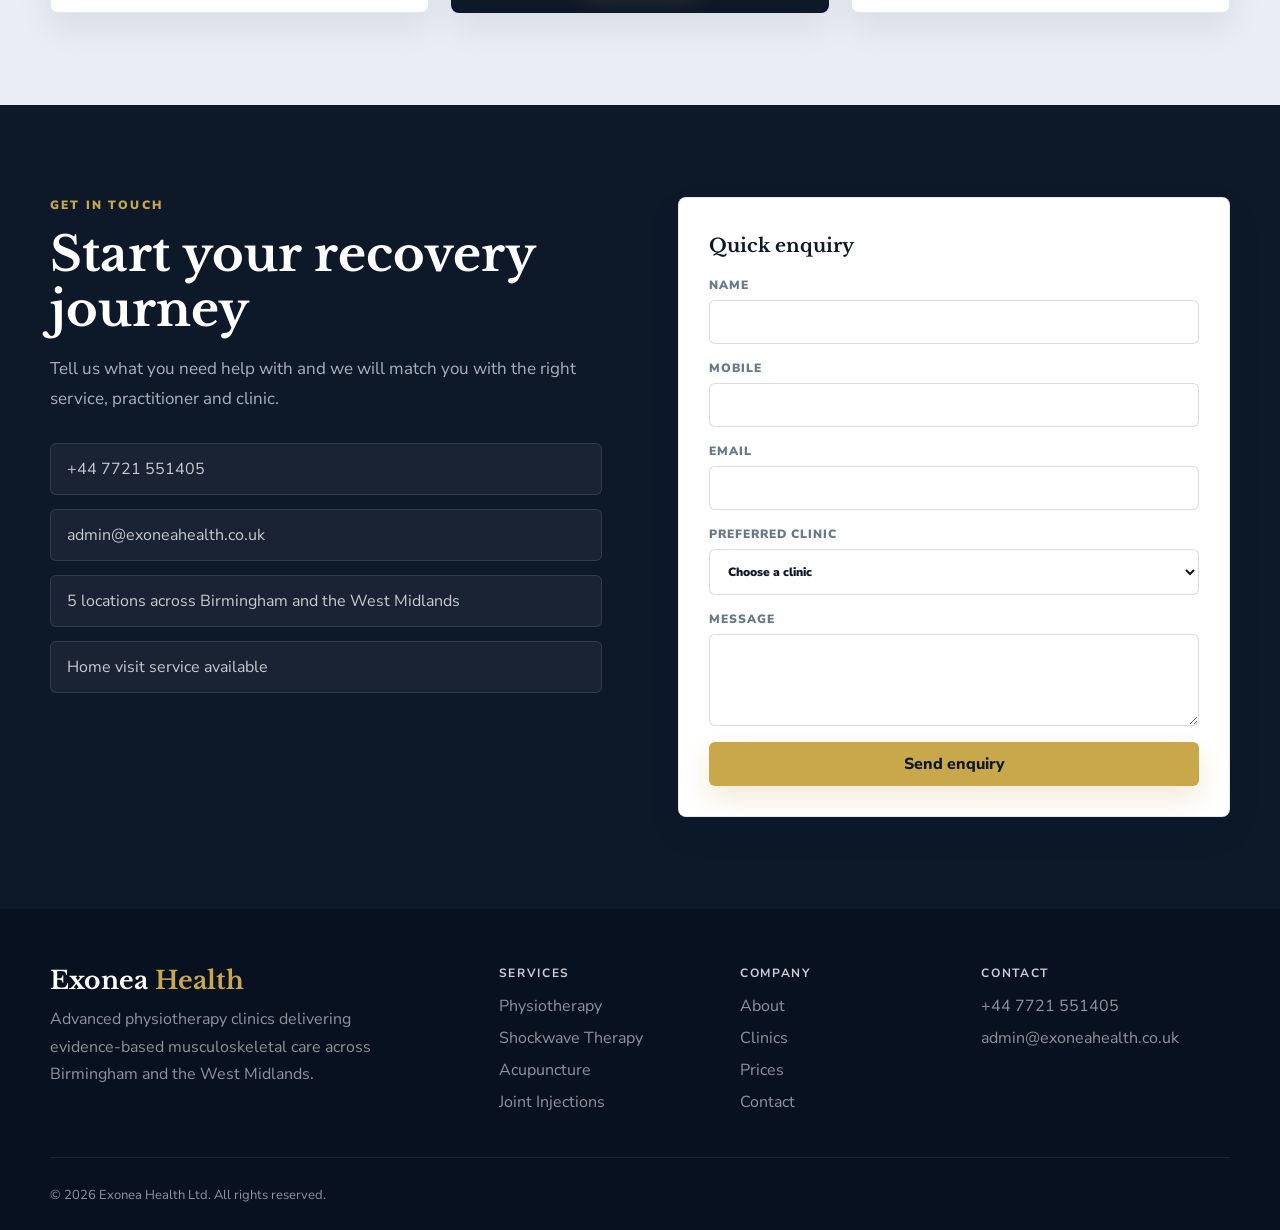
<file: wwwroot/index1.html>
<!DOCTYPE html>
<html lang="en-GB">
<head>
  <meta charset="UTF-8" />
  <meta name="viewport" content="width=device-width, initial-scale=1.0" />
  <meta name="description" content="Exonea Health provides advanced physiotherapy, rehabilitation, acupuncture, shockwave therapy, joint injections and home visits across Birmingham and the West Midlands." />
  <title>Exonea Health | Advanced Physiotherapy Clinics</title>
  <link rel="preconnect" href="https://fonts.googleapis.com" />
  <link rel="preconnect" href="https://fonts.gstatic.com" crossorigin />
  <link href="https://fonts.googleapis.com/css2?family=Libre+Baskerville:ital,wght@0,400;0,700;1,400&family=Nunito+Sans:wght@400;600;700;800&display=swap" rel="stylesheet" />
  <link rel="stylesheet" href="css/style.css" />
</head>
<body>
  <div class="topbar">
    <div class="topbar__badges">
      <span>BUPA recognised</span>
      <span>AXA recognised</span>
    </div>
    <div class="topbar__links">
      <a href="mailto:admin@exoneahealth.co.uk">admin@exoneahealth.co.uk</a>
      <a href="tel:+447721551405">+44 7721 551405</a>
      <button type="button" class="text-button" data-open-modal>Quick enquiry</button>
    </div>
  </div>

  <header class="site-header" id="mainNav">
    <a href="#home" class="brand">Exonea <span>Health</span></a>
    <button class="menu-toggle" id="hamBtn" type="button" aria-label="Toggle navigation" aria-controls="navLinks" aria-expanded="false">
      <span></span>
      <span></span>
      <span></span>
    </button>
    <nav class="nav-links" id="navLinks" aria-label="Primary navigation">
      <a href="#about">Company</a>
      <a href="#services">Services</a>
      <a href="#clinics">Clinics</a>
      <a href="#prices">Prices</a>
      <a href="#contact">Contact</a>
      <button type="button" class="nav-cta" data-open-modal>Book appointment</button>
    </nav>
  </header>

  <main>
    <section class="hero" id="home">
      <div class="hero__content">
        <p class="eyebrow">Advanced Physiotherapy Clinics</p>
        <h1>Expert home physiotherapy.</h1>
        <p class="hero__lead">Expert home physiotherapy with a personalised treatment plan, developed in consultation with our clinical leads, for bone, joint, muscle, and neurological conditions.</p>
        <div class="hero__actions">
          <button type="button" class="btn btn-primary" data-open-modal>Book appointment</button>
          <a class="btn btn-secondary" href="#services">Explore services</a>
        </div>
        <dl class="hero__stats" aria-label="Practice highlights">
          <div><dt>5+</dt><dd>Clinic locations</dd></div>
          <div><dt>10k+</dt><dd>Patients treated</dd></div>
          <div><dt>15+</dt><dd>Years experience</dd></div>
        </dl>
      </div>
      <div class="hero__media">
        <img src="images/google-reference/physiotherapy-exercise-1.jpg" alt="Physiotherapist supporting a patient during a rehabilitation exercise" />
        <div class="hero-card">
          <strong>Same-week appointments</strong>
          <span>No long waiting lists. No GP referral required.</span>
        </div>
      </div>
    </section>

    <section class="strip" aria-label="Services">
      <span>Physiotherapy</span>
      <span>Shockwave therapy</span>
      <span>Acupuncture</span>
      <span>Joint injections</span>
      <span>Home visits</span>
    </section>

    <section class="section about" id="about">
      <div class="container split">
        <div class="image-stack reveal">
          <img src="images/google-reference/physiotherapy-neck-assessment.jpg" alt="Physiotherapist assessing a patient's neck and posture" />
          <div class="experience-badge"><strong>15+</strong><span>years of clinical care</span></div>
        </div>
        <div class="copy reveal">
          <p class="eyebrow">About Exonea Health</p>
          <h2>Expert Physiotherapy delivered at Home</h2>
          <p>Recover in the comfort of your own home with personalised physiotherapy from experienced clinicians. Whether you're managing pain, recovering from an injury, or improving mobility, we're here to help..</p>
          <ul class="check-list">
              <li>Joint & muscle pain</li>
              <li>Sports injuries</li>
              <li>Occupational health & workplace injuries</li>
              <li>Post-operative rehabilitation</li>
              <li> Mobility & balance problems</li>
            <li>Home visit service available across the region</li>
          </ul>
          <button type="button" class="btn btn-primary" data-open-modal>Get in touch</button>
        </div>
      </div>
    </section>

    <section class="section services" id="services">
      <div class="container">
        <div class="section-heading reveal">
          <p class="eyebrow">What we offer</p>
          <h2>Specialist services for pain, mobility and recovery</h2>
          <p>Comprehensive musculoskeletal treatments tailored to your condition, lifestyle and recovery goals.</p>
        </div>
        <div class="service-grid">
          <article class="service-card reveal">
            <img src="images/google-reference/physiotherapy-treatment-table.jpg" alt="Physiotherapy treatment in a clinic" />
            <div><span>01</span><h3>Physiotherapy</h3><p>Assessment, hands-on treatment and exercise plans for musculoskeletal, neurological and sports conditions.</p></div>
          </article>
          <article class="service-card reveal">
            <img src="images/google-reference/acupuncture-treatment-closeup.jpg" alt="Acupuncture treatment closeup" />
            <div><span>02</span><h3>Acupuncture</h3><p>Western medical acupuncture to reduce pain, settle sensitivity and support natural recovery.</p></div>
          </article>
          <article class="service-card reveal">
            <img src="images/google-reference/physiotherapy-back-pain.jpg" alt="Physiotherapist supporting a patient with back pain" />
            <div><span>03</span><h3>Shockwave Therapy</h3><p>Acoustic wave therapy for stubborn tendon pain, plantar fasciitis and chronic soft-tissue conditions.</p></div>
          </article>
          <article class="service-card reveal">
            <img src="images/google-reference/physiotherapy-leg-stretch.jpg" alt="Physiotherapist stretching a patient's leg" />
            <div><span>04</span><h3>Joint Injections</h3><p>Steroid and hyaluronic injections administered with careful assessment and aftercare guidance.</p></div>
          </article>
          <article class="service-card reveal">
            <img src="images/google-reference/physiotherapy-clinic-assist.jpg" alt="Physiotherapist assisting a patient in clinic" />
            <div><span>05</span><h3>Rehabilitation</h3><p>Progressive strengthening, mobility and confidence-building programmes for long-term outcomes.</p></div>
          </article>
          <article class="service-card reveal">
            <img src="images/google-reference/acupuncture-wellness-session.jpg" alt="Calm therapy treatment session" />
            <div><span>06</span><h3>Home Visits</h3><p>Clinic-quality physiotherapy at home for patients who cannot travel or need extra support.</p></div>
          </article>
        </div>
      </div>
    </section>

    <section class="section why" id="why">
      <div class="container split split--reverse">
        <div class="copy reveal">
          <p class="eyebrow">Why choose us</p>
          <h2>Experienced HCPC & CSP registered physiotherapists</h2>
          <p>Personalised treatment plans created through expert collaboration between our clinical leads, specialist physiotherapists, independent prescriber, and injection therapists.</p>
          <div class="feature-grid">
            <div><strong>Home</strong>, workplace, and care home visits.</span></div>
            <div><strong>Flexible appointments</strong><span>, including evenings and weekends.</span></div>
            <div><strong>Personalised plans</strong><span>Rehab built around your condition, goals and daily demands.</span></div>
            <div><strong>No waiting time</strong><span>, rooms or travel required.</span></div>
          </div>
        </div>
        <div class="image-stack reveal">
          <img src="images/google-reference/physiotherapy-clinic-assist.jpg" alt="Physiotherapist assisting a patient during treatment" />
        </div>
      </div>
    </section>

    <!--<section class="section clinics" id="clinics">
      <div class="container">
        <div class="section-heading section-heading--left reveal">
          <p class="eyebrow">Our locations</p>
          <h2>Clinics across Birmingham and the West Midlands</h2>
        </div>
        <div class="clinic-grid">
          <article class="clinic-card reveal"><img src="images/google-reference/physiotherapy-exercise-1.jpg" alt="Clinic physiotherapy exercise"><h3>Handsworth</h3><p>Nishkam Pharmacy &amp; Health Centre<br>21 Soho Road, Birmingham B21 9SN</p></article>
          <article class="clinic-card reveal"><img src="images/google-reference/physiotherapy-leg-stretch.jpg" alt="Physiotherapy leg rehabilitation"><h3>Kings Norton</h3><p>The Natural Health Centre<br>86 The Green, Birmingham B38 8RS</p></article>
          <article class="clinic-card reveal"><img src="images/google-reference/physiotherapy-treatment-table.jpg" alt="Physiotherapy treatment table"><h3>Kingshealth</h3><p>The Well Health Centre<br>89 Institute Road, Birmingham B14 7EU</p></article>
          <article class="clinic-card reveal"><img src="images/google-reference/physiotherapy-back-pain.jpg" alt="Back pain physiotherapy treatment"><h3>Wolverhampton</h3><p>The Aesthetics Clinics<br>2 Barn Green, Wolverhampton WV3 7AY</p></article>
          <article class="clinic-card reveal"><img src="images/google-reference/acupuncture-treatment-closeup.jpg" alt="Acupuncture treatment"><h3>Stourbridge</h3><p>Stourbridge Osteopathic &amp; Acupuncture Clinic<br>15-17 Lawn Ave, Stourbridge DY8 3UR</p></article>
          <article class="clinic-card clinic-card--dark reveal"><img src="images/google-reference/acupuncture-wellness-session.jpg" alt="Home therapy style wellness session"><h3>Home Visit Service</h3><p>Professional physiotherapy delivered to your home with the same clinical care standards.</p><button type="button" class="btn btn-primary" data-open-modal>Request a visit</button></article>
        </div>
      </div>
    </section>-->

    <section class="section prices" id="prices">
      <div class="container">
        <div class="section-heading reveal">
          <p class="eyebrow">Transparent pricing</p>
          <h2>Clear, honest pricing</h2>
          <p>No hidden costs. We accept BUPA, AXA and other major private health insurers.</p>
        </div>
        <div class="price-grid">
          <article class="price-card reveal"><h3>Initial Consultation</h3><strong>&pound;60</strong><span>45-60 minutes</span><ul><li>Comprehensive assessment</li><li>Diagnosis and clinical reasoning</li><li>Personalised treatment plan</li></ul><button type="button" class="btn btn-outline" data-open-modal>Book now</button></article>
          <article class="price-card price-card--featured reveal"><small>Most popular</small><h3>Follow-Up Physiotherapy</h3><strong>&pound;45</strong><span>30-45 minutes</span><ul><li>Hands-on treatment</li><li>Progress review</li><li>Exercise programme updates</li></ul><button type="button" class="btn btn-primary" data-open-modal>Book now</button></article>
          <article class="price-card reveal"><h3>Joint Injection</h3><strong>&pound;150</strong><span>Steroid or hyaluronic</span><ul><li>Independent prescriber led</li><li>Aseptic technique</li><li>Written aftercare advice</li></ul><button type="button" class="btn btn-outline" data-open-modal>Book now</button></article>
        </div>
      </div>
    </section>

    <section class="section contact" id="contact">
      <div class="container contact-grid">
        <div class="copy reveal">
          <p class="eyebrow">Get in touch</p>
          <h2>Start your recovery journey</h2>
          <p>Tell us what you need help with and we will match you with the right service, practitioner and clinic.</p>
          <div class="contact-list">
            <a href="tel:+447721551405">+44 7721 551405</a>
            <a href="mailto:admin@exoneahealth.co.uk">admin@exoneahealth.co.uk</a>
            <span>5 locations across Birmingham and the West Midlands</span>
            <span>Home visit service available</span>
          </div>
        </div>
        <form class="form-card reveal" id="contactForm">
          <h3>Quick enquiry</h3>
          <label>Name<input type="text" name="name" autocomplete="name" required /></label>
          <label>Mobile<input type="tel" name="mobile" autocomplete="tel" /></label>
          <label>Email<input type="email" name="email" autocomplete="email" required /></label>
          <label>Preferred clinic<select name="clinic"><option value="">Choose a clinic</option><option>Handsworth</option><option>Kings Norton</option><option>Kingshealth</option><option>Wolverhampton</option><option>Stourbridge</option><option>Home Visit</option></select></label>
          <label>Message<textarea name="message" rows="4"></textarea></label>
          <button type="submit" class="btn btn-primary">Send enquiry</button>
        </form>
      </div>
    </section>
  </main>

  <footer class="footer">
    <div class="container footer-grid">
      <div><a href="#home" class="brand brand--footer">Exonea <span>Health</span></a><p>Advanced physiotherapy clinics delivering evidence-based musculoskeletal care across Birmingham and the West Midlands.</p></div>
      <div><h4>Services</h4><a href="#services">Physiotherapy</a><a href="#services">Shockwave Therapy</a><a href="#services">Acupuncture</a><a href="#services">Joint Injections</a></div>
      <div><h4>Company</h4><a href="#about">About</a><a href="#clinics">Clinics</a><a href="#prices">Prices</a><a href="#contact">Contact</a></div>
      <div><h4>Contact</h4><a href="tel:+447721551405">+44 7721 551405</a><a href="mailto:admin@exoneahealth.co.uk">admin@exoneahealth.co.uk</a></div>
    </div>
    <div class="container footer-bottom">&copy; 2026 Exonea Health Ltd. All rights reserved.</div>
  </footer>

  <div class="modal-overlay" id="modalOverlay" hidden>
    <div class="modal-box" role="dialog" aria-modal="true" aria-labelledby="modalTitle">
      <button class="modal-close" type="button" data-close-modal aria-label="Close">&times;</button>
      <h2 id="modalTitle">Book an appointment</h2>
      <p>Fill in your details and we will be in touch to confirm your booking within one business day.</p>
      <form id="modalForm">
        <label>Name<input type="text" name="name" autocomplete="name" required /></label>
        <label>Mobile<input type="tel" name="mobile" autocomplete="tel" /></label>
        <label>Email<input type="email" name="email" autocomplete="email" required /></label>
        <label>Clinic<select name="clinic"><option value="">Select a clinic</option><option>Handsworth</option><option>Kings Norton</option><option>Kingshealth</option><option>Wolverhampton</option><option>Stourbridge</option><option>Home Visit</option></select></label>
        <label>Service<input type="text" name="service" placeholder="e.g. Physiotherapy, Shockwave Therapy" /></label>
        <button type="submit" class="btn btn-primary">Send enquiry</button>
      </form>
    </div>
  </div>

  <script src="js/main.js"></script>
</body>
</html>
</file>
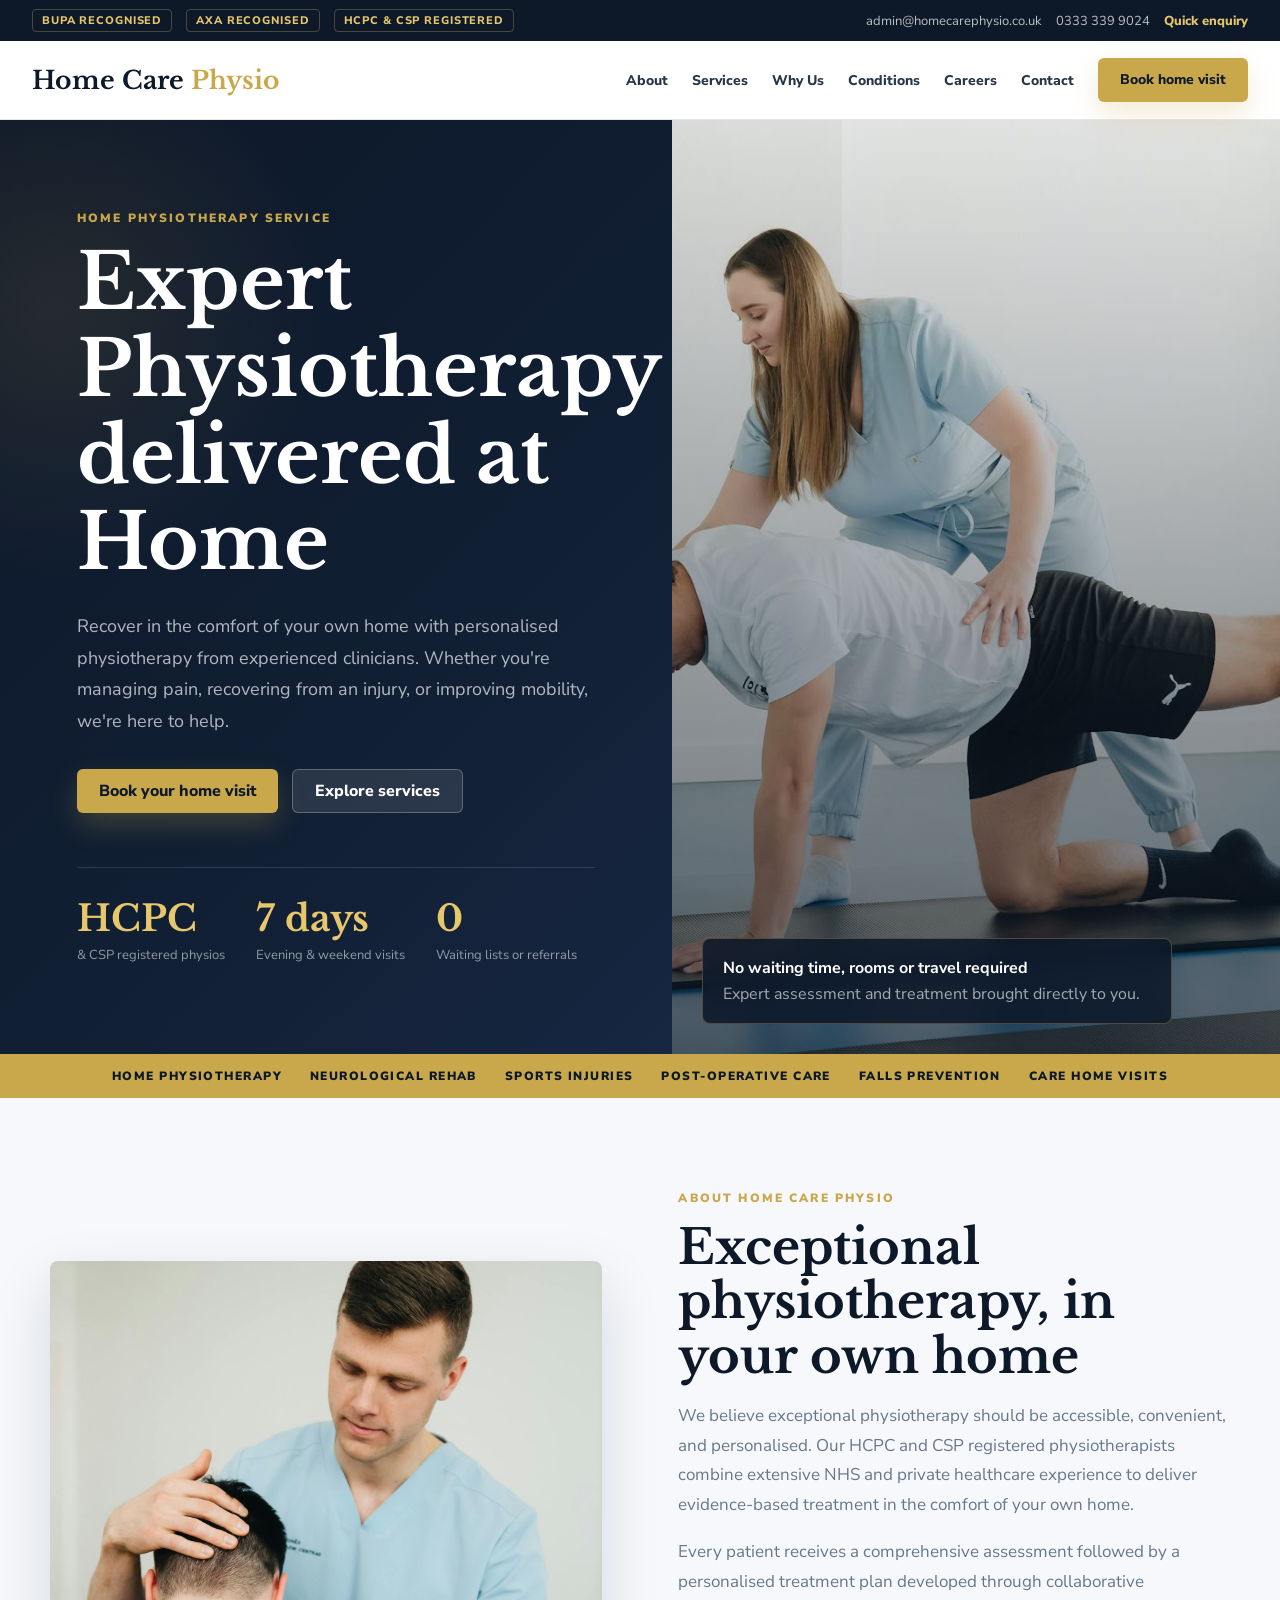
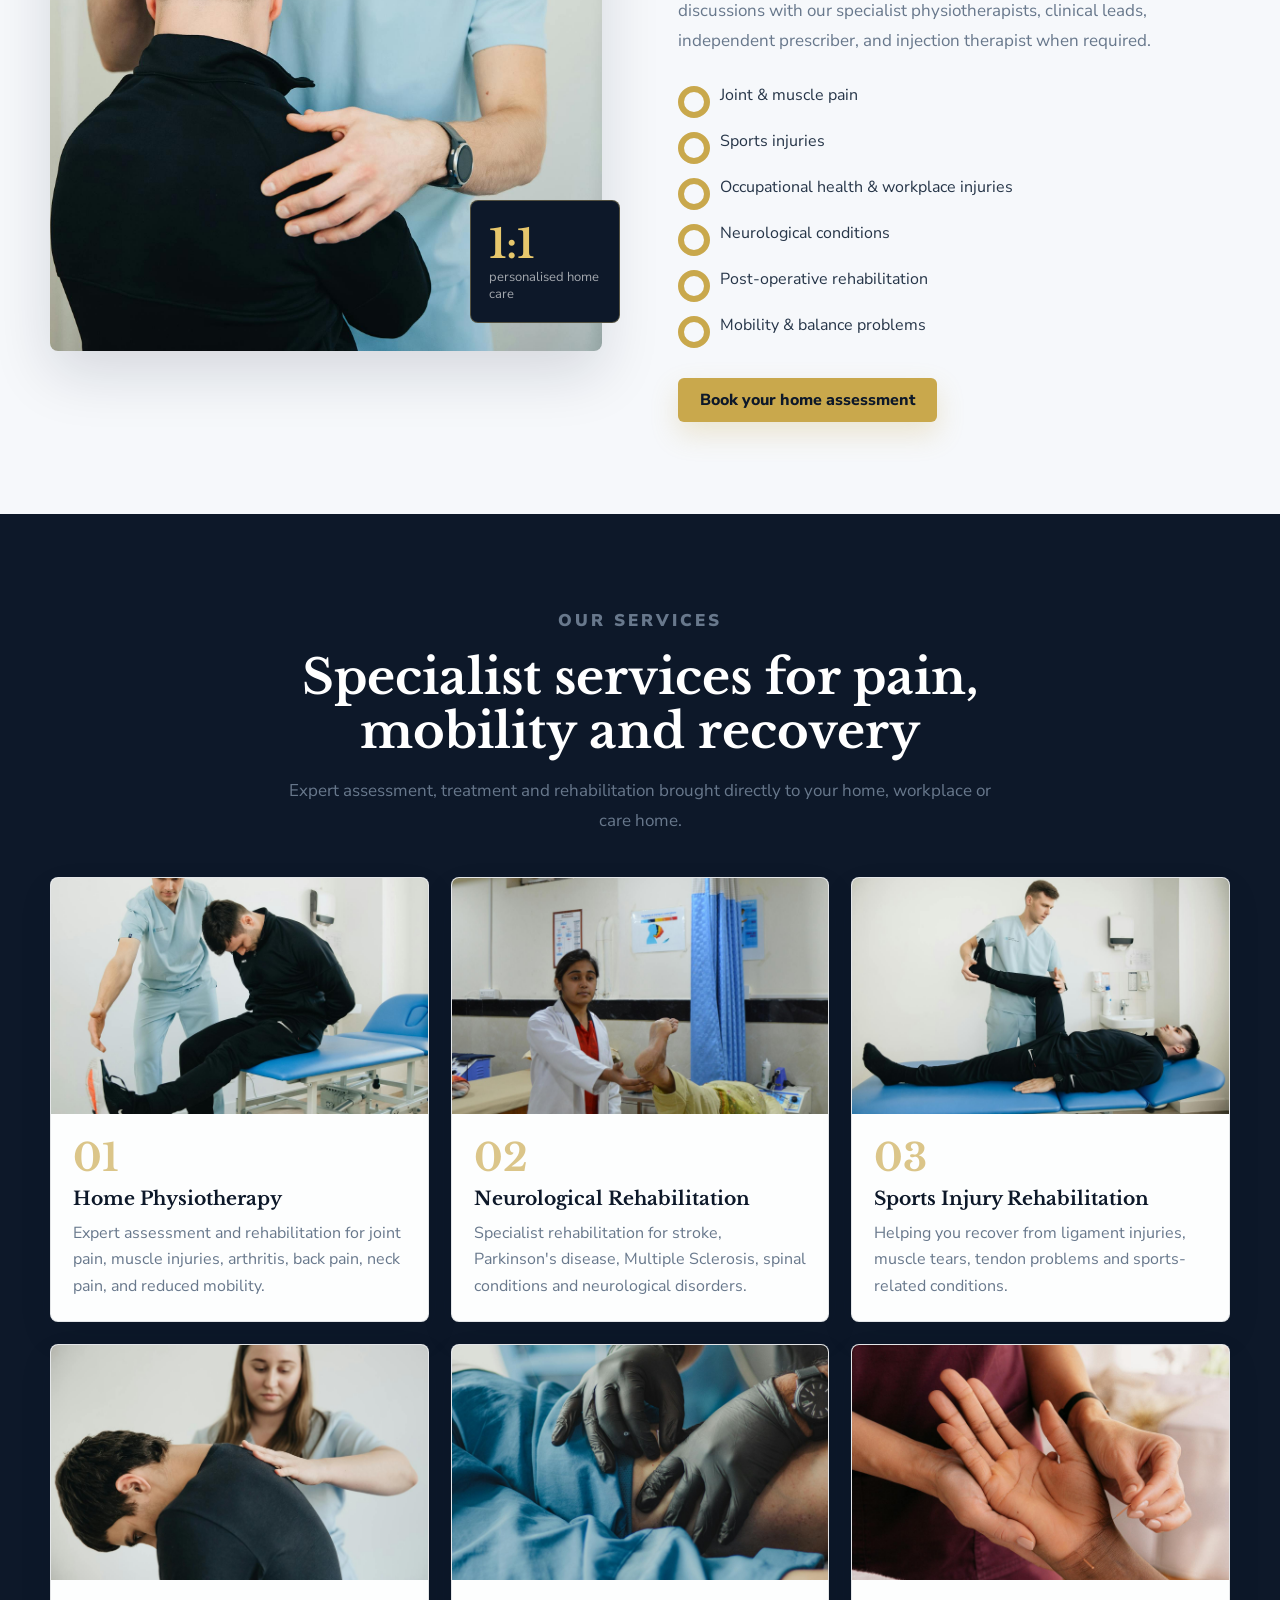
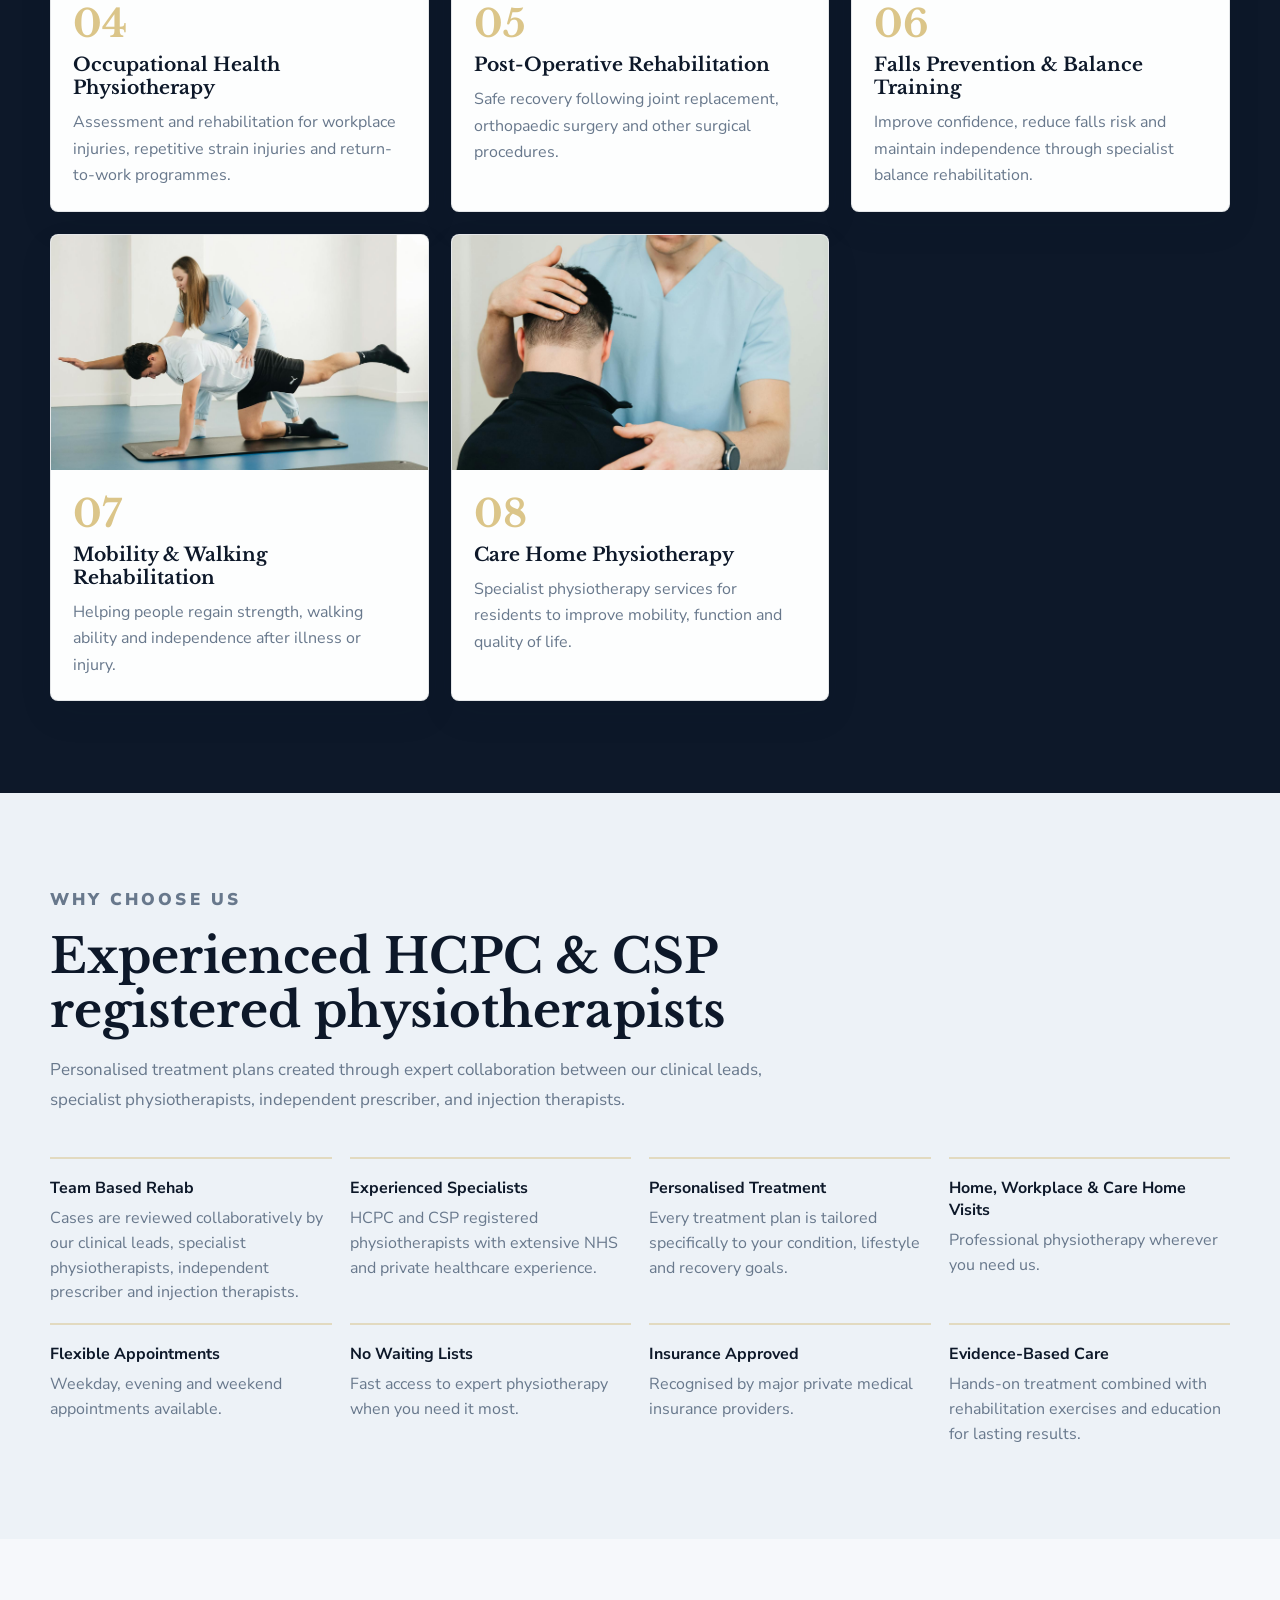
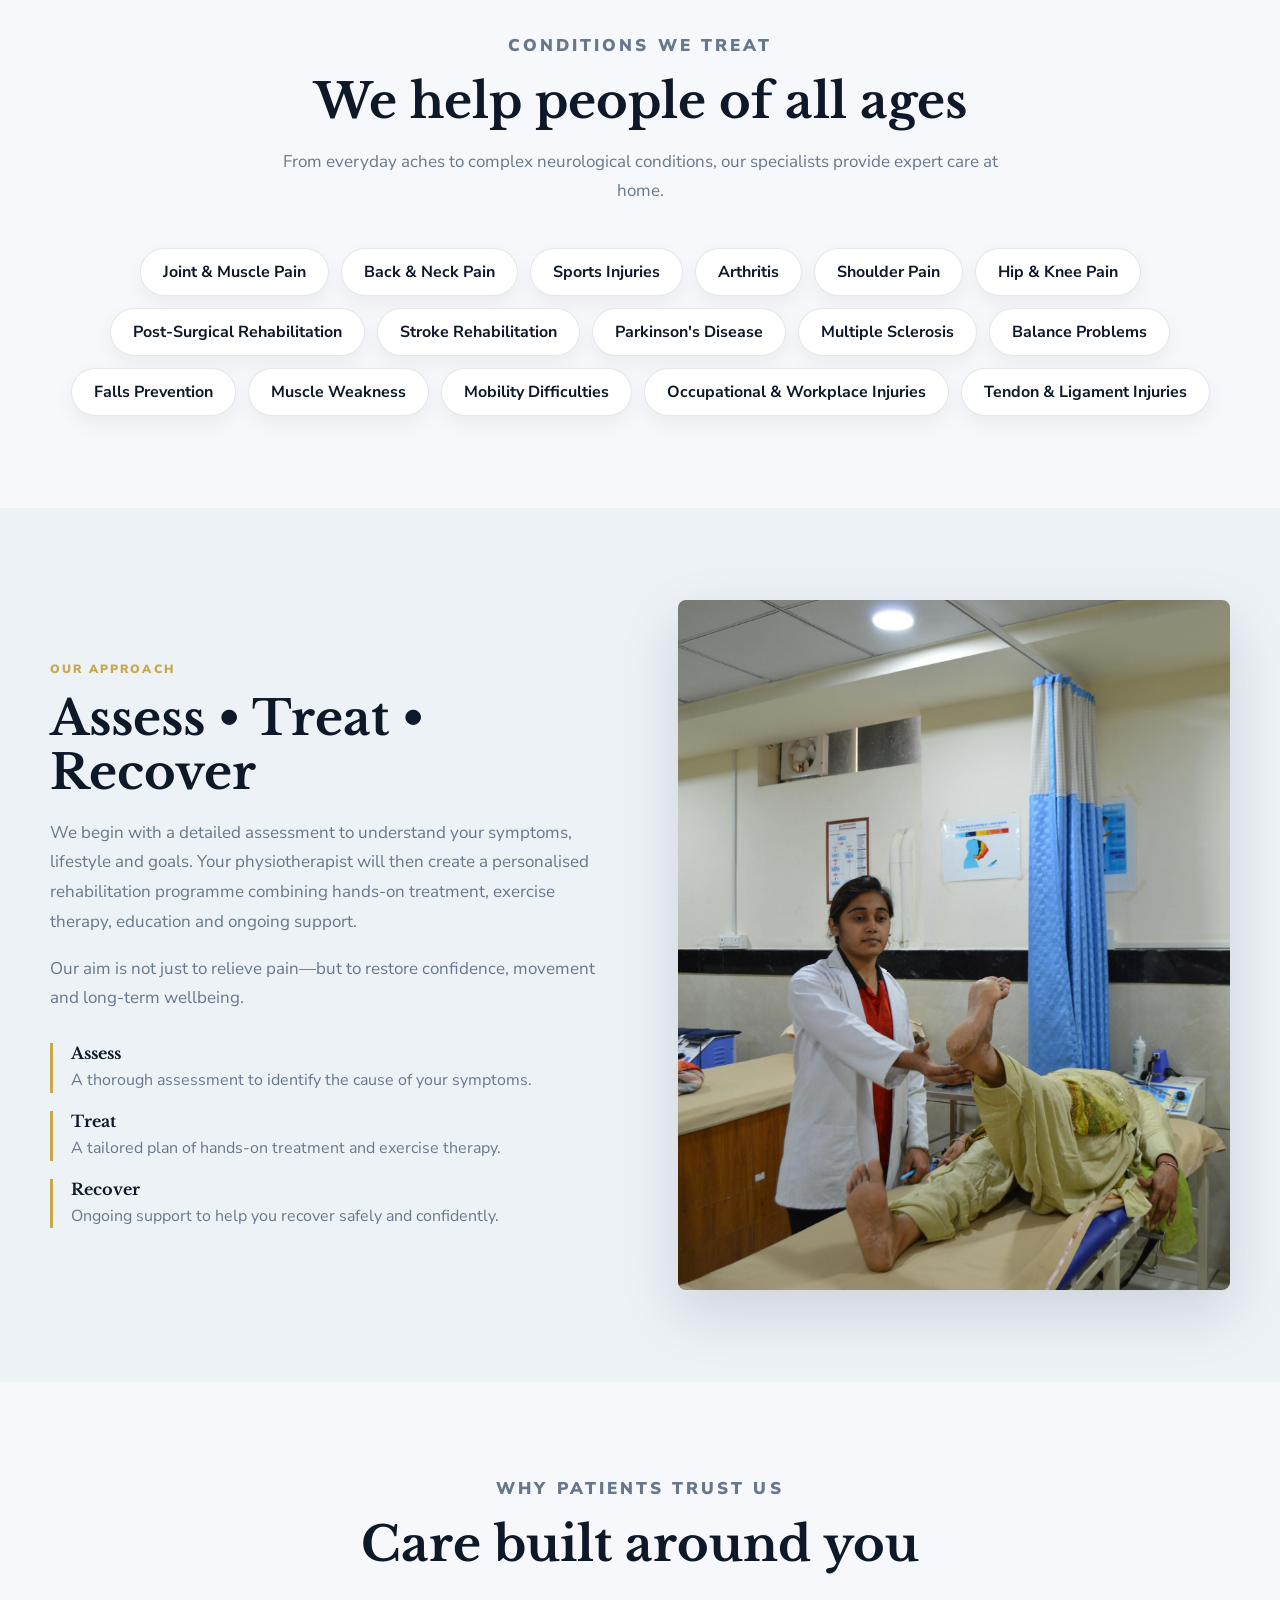
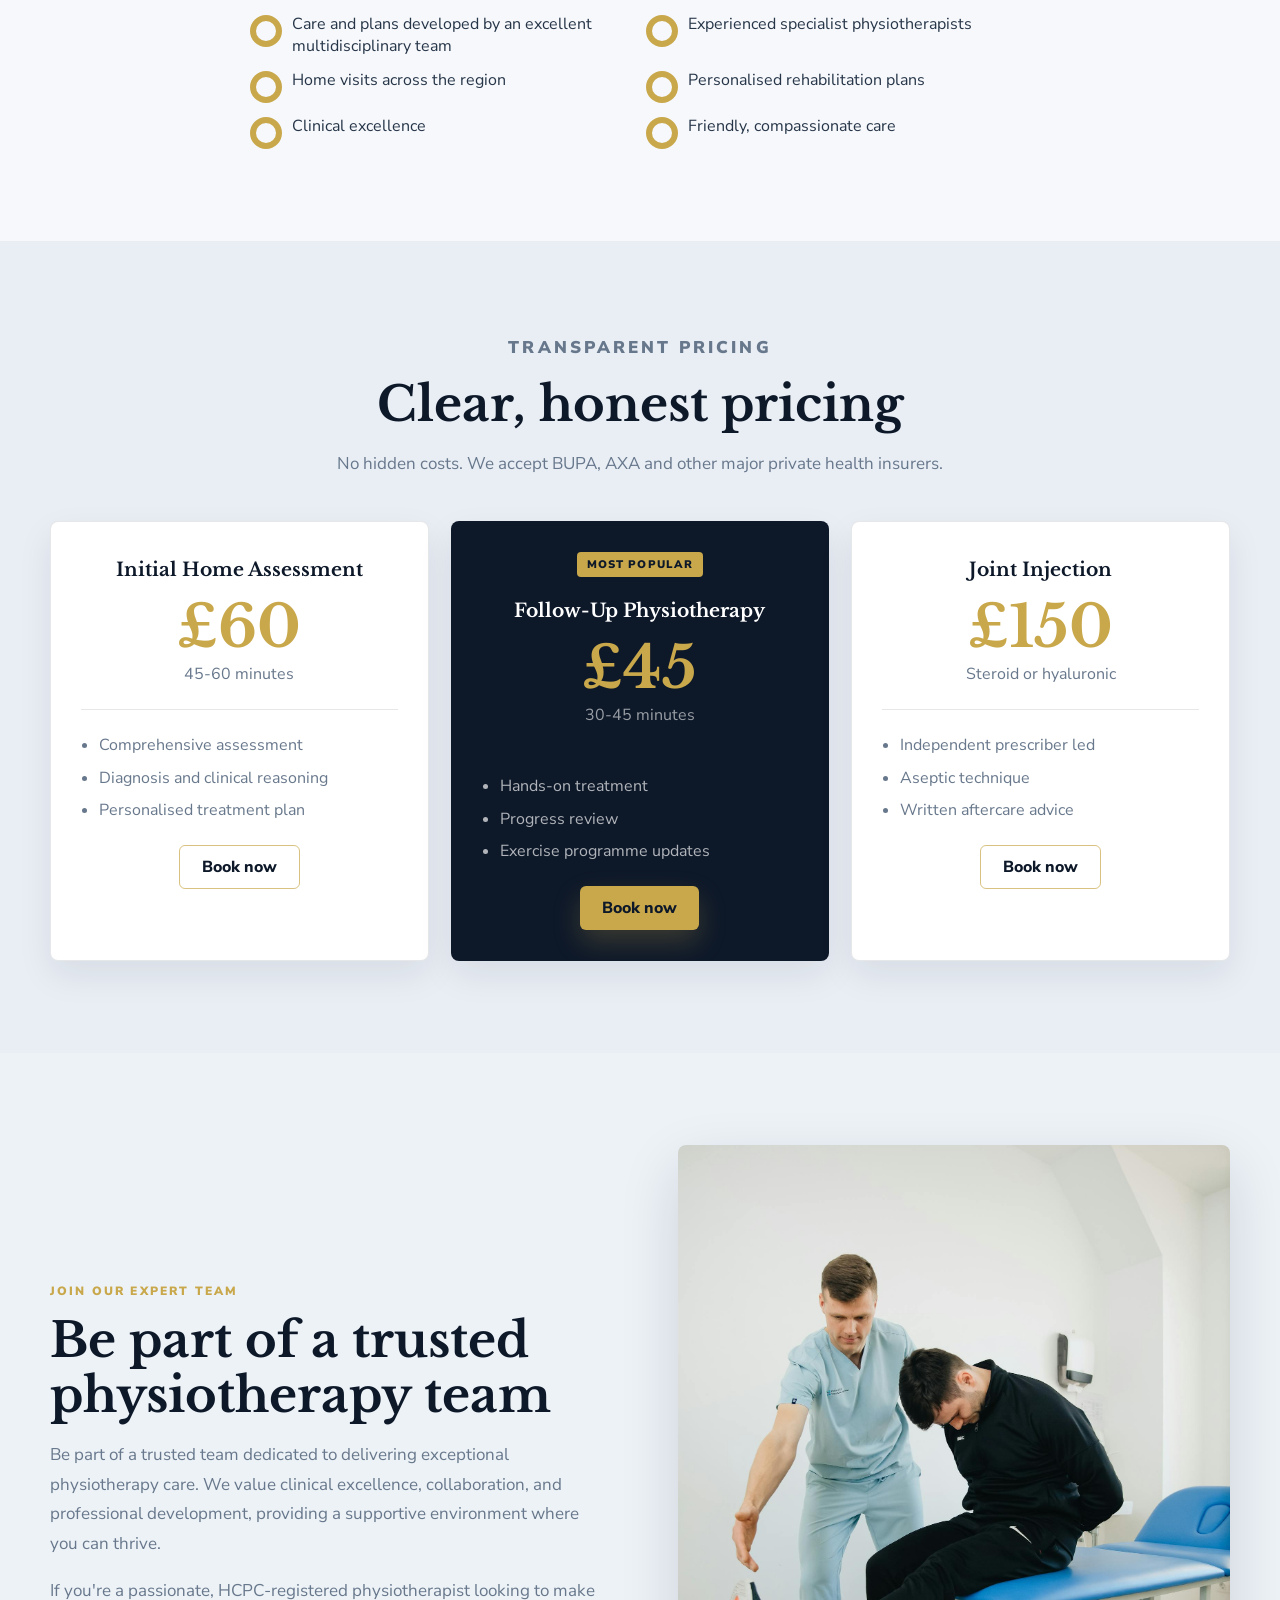
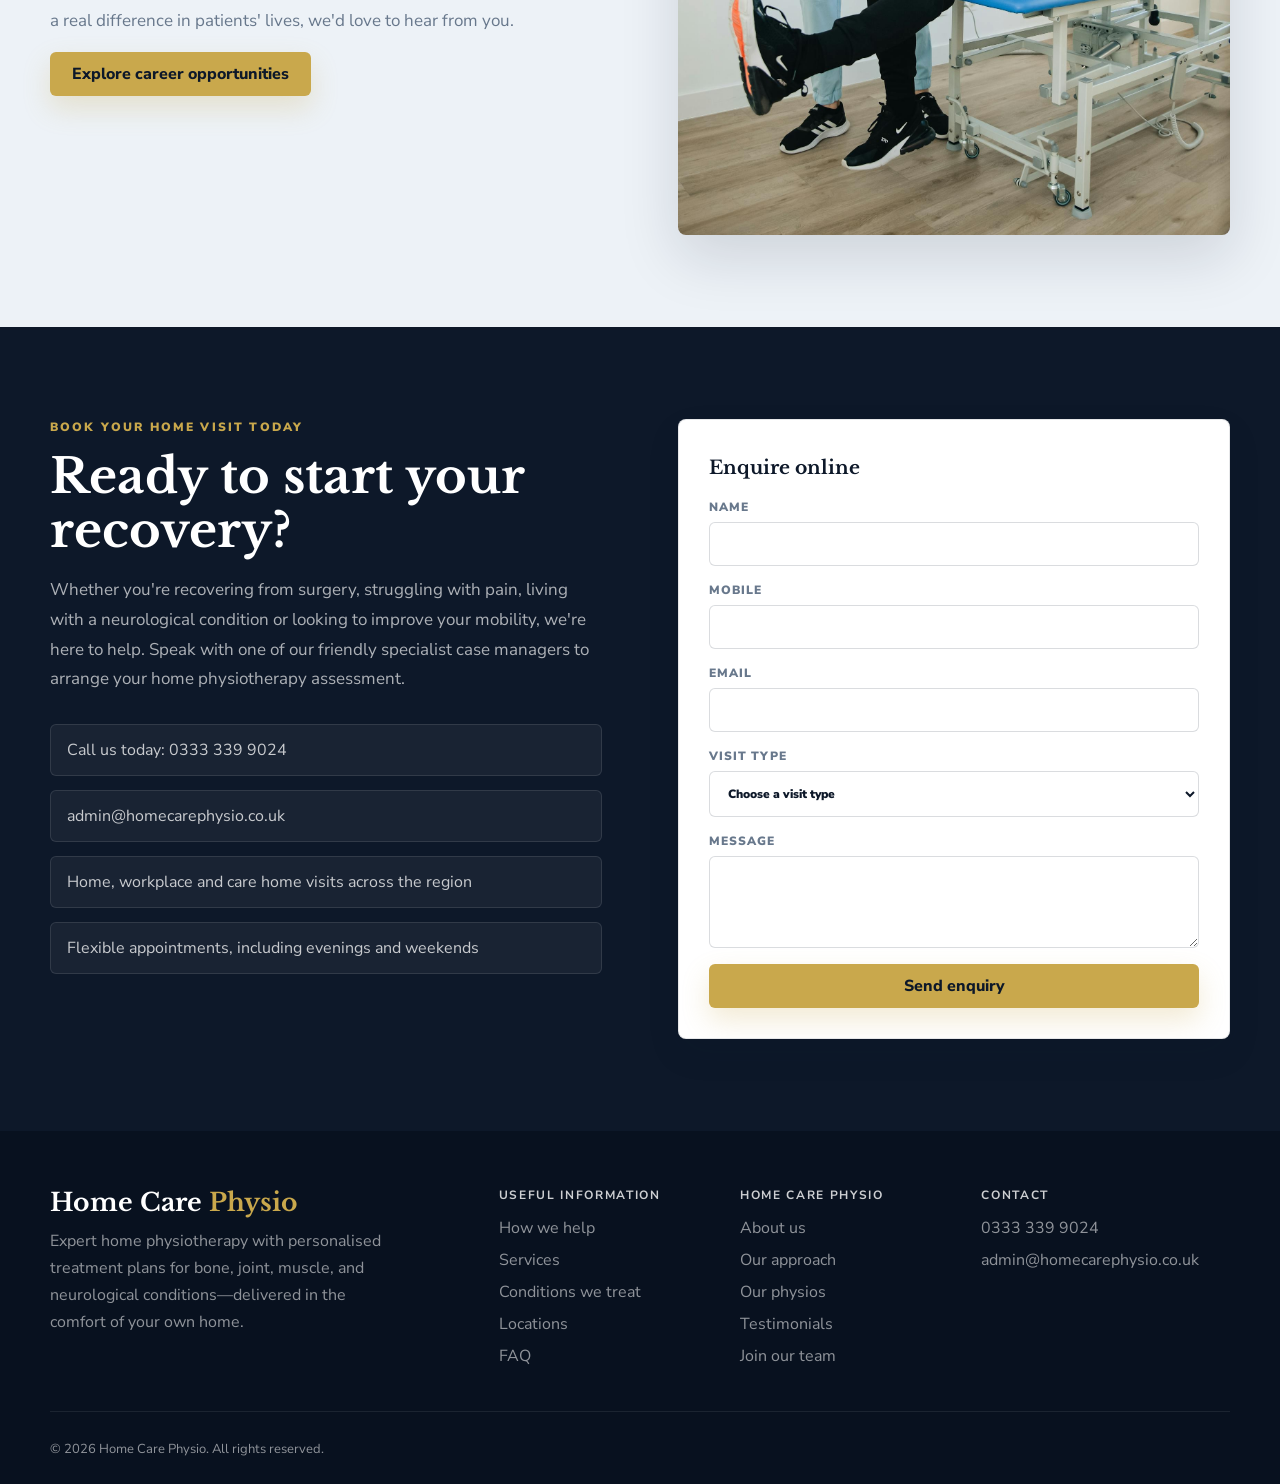
<file: wwwroot/index2.html>
<!DOCTYPE html>
<html lang="en-GB">
<head>
  <meta charset="UTF-8" />
  <meta name="viewport" content="width=device-width, initial-scale=1.0" />
  <meta name="description" content="Home Care Physio provides expert home physiotherapy with personalised treatment plans for bone, joint, muscle, sports, occupational, post-operative and neurological conditions. Home, workplace and care home visits." />
  <title>Home Care Physio | Expert Physiotherapy delivered at Home</title>
  <link rel="preconnect" href="https://fonts.googleapis.com" />
  <link rel="preconnect" href="https://fonts.gstatic.com" crossorigin />
  <link href="https://fonts.googleapis.com/css2?family=Libre+Baskerville:ital,wght@0,400;0,700;1,400&family=Nunito+Sans:wght@400;600;700;800&display=swap" rel="stylesheet" />
  <link rel="stylesheet" href="css/style.css" />
  <style>
    /* New sections: why (8-up), conditions, approach, trust, careers */
    .feature-grid--four { grid-template-columns: repeat(4, minmax(0, 1fr)); }
    .conditions { background: var(--paper); }
    .condition-tags { display: flex; flex-wrap: wrap; gap: 12px; justify-content: center; padding: 0; margin: 0; list-style: none; }
    .condition-tags li { padding: 12px 22px; color: var(--navy); background: var(--white); border: 1px solid var(--line); border-radius: 999px; font-weight: 700; box-shadow: 0 8px 20px rgba(13, 24, 41, 0.05); }
    .approach { background: #edf2f7; }
    .approach-steps { display: grid; gap: 18px; margin-top: 30px; }
    .approach-steps div { padding-left: 18px; border-left: 3px solid var(--gold); }
    .approach-steps strong { display: block; margin-bottom: 5px; color: var(--navy); font-family: var(--display); }
    .approach-steps span { color: var(--muted); line-height: 1.55; }
    .trust { background: var(--paper); }
    .trust-list { max-width: 780px; margin: 0 auto; grid-template-columns: repeat(2, minmax(0, 1fr)); }
    .careers { background: #edf2f7; }
    @media (max-width: 980px) { .feature-grid--four { grid-template-columns: repeat(2, minmax(0, 1fr)); } }
    @media (max-width: 640px) { .feature-grid--four, .trust-list { grid-template-columns: 1fr; } }
  </style>
</head>
<body>
  <div class="topbar">
    <div class="topbar__badges">
      <span>BUPA recognised</span>
      <span>AXA recognised</span>
      <span>HCPC &amp; CSP registered</span>
    </div>
    <div class="topbar__links">
      <a href="mailto:admin@homecarephysio.co.uk">admin@homecarephysio.co.uk</a>
      <a href="tel:+443333399024">0333 339 9024</a>
      <button type="button" class="text-button" data-open-modal>Quick enquiry</button>
    </div>
  </div>

  <header class="site-header" id="mainNav">
    <a href="#home" class="brand">Home Care <span>Physio</span></a>
    <button class="menu-toggle" id="hamBtn" type="button" aria-label="Toggle navigation" aria-controls="navLinks" aria-expanded="false">
      <span></span>
      <span></span>
      <span></span>
    </button>
    <nav class="nav-links" id="navLinks" aria-label="Primary navigation">
      <a href="#about">About</a>
      <a href="#services">Services</a>
      <a href="#why">Why Us</a>
      <a href="#conditions">Conditions</a>
      <a href="#careers">Careers</a>
      <a href="#contact">Contact</a>
      <button type="button" class="nav-cta" data-open-modal>Book home visit</button>
    </nav>
  </header>

  <main>
    <section class="hero" id="home">
      <div class="hero__content">
        <p class="eyebrow">Home Physiotherapy Service</p>
        <h1>Expert Physiotherapy delivered at Home</h1>
        <p class="hero__lead">Recover in the comfort of your own home with personalised physiotherapy from experienced clinicians. Whether you're managing pain, recovering from an injury, or improving mobility, we're here to help.</p>
        <div class="hero__actions">
          <button type="button" class="btn btn-primary" data-open-modal>Book your home visit</button>
          <a class="btn btn-secondary" href="#services">Explore services</a>
        </div>
        <dl class="hero__stats" aria-label="Practice highlights">
          <div><dt>HCPC</dt><dd>&amp; CSP registered physios</dd></div>
          <div><dt>7 days</dt><dd>Evening &amp; weekend visits</dd></div>
          <div><dt>0</dt><dd>Waiting lists or referrals</dd></div>
        </dl>
      </div>
      <div class="hero__media">
        <img src="images/google-reference/physiotherapy-exercise-1.jpg" alt="Physiotherapist supporting a patient during a rehabilitation exercise at home" />
        <div class="hero-card">
          <strong>No waiting time, rooms or travel required</strong>
          <span>Expert assessment and treatment brought directly to you.</span>
        </div>
      </div>
    </section>

    <section class="strip" aria-label="Services">
      <span>Home Physiotherapy</span>
      <span>Neurological Rehab</span>
      <span>Sports Injuries</span>
      <span>Post-Operative Care</span>
      <span>Falls Prevention</span>
      <span>Care Home Visits</span>
    </section>

    <section class="section about" id="about">
      <div class="container split">
        <div class="image-stack reveal">
          <img src="images/google-reference/physiotherapy-neck-assessment.jpg" alt="Physiotherapist assessing a patient's neck and posture at home" />
          <div class="experience-badge"><strong>1:1</strong><span>personalised home care</span></div>
        </div>
        <div class="copy reveal">
          <p class="eyebrow">About Home Care Physio</p>
          <h2>Exceptional physiotherapy, in your own home</h2>
          <p>We believe exceptional physiotherapy should be accessible, convenient, and personalised. Our HCPC and CSP registered physiotherapists combine extensive NHS and private healthcare experience to deliver evidence-based treatment in the comfort of your own home.</p>
          <p>Every patient receives a comprehensive assessment followed by a personalised treatment plan developed through collaborative discussions with our specialist physiotherapists, clinical leads, independent prescriber, and injection therapist when required.</p>
          <ul class="check-list">
            <li>Joint &amp; muscle pain</li>
            <li>Sports injuries</li>
            <li>Occupational health &amp; workplace injuries</li>
            <li>Neurological conditions</li>
            <li>Post-operative rehabilitation</li>
            <li>Mobility &amp; balance problems</li>
          </ul>
          <button type="button" class="btn btn-primary" data-open-modal>Book your home assessment</button>
        </div>
      </div>
    </section>

    <section class="section services" id="services">
      <div class="container">
        <div class="section-heading reveal">
          <p class="eyebrow">Our services</p>
          <h2>Specialist services for pain, mobility and recovery</h2>
          <p>Expert assessment, treatment and rehabilitation brought directly to your home, workplace or care home.</p>
        </div>
        <div class="service-grid">
          <article class="service-card reveal">
            <img src="images/google-reference/physiotherapy-treatment-table.jpg" alt="Home physiotherapy treatment" />
            <div><span>01</span><h3>Home Physiotherapy</h3><p>Expert assessment and rehabilitation for joint pain, muscle injuries, arthritis, back pain, neck pain, and reduced mobility.</p></div>
          </article>
          <article class="service-card reveal">
            <img src="images/google-reference/physiotherapy-clinic-assist.jpg" alt="Neurological rehabilitation session" />
            <div><span>02</span><h3>Neurological Rehabilitation</h3><p>Specialist rehabilitation for stroke, Parkinson's disease, Multiple Sclerosis, spinal conditions and neurological disorders.</p></div>
          </article>
          <article class="service-card reveal">
            <img src="images/google-reference/physiotherapy-leg-stretch.jpg" alt="Sports injury rehabilitation" />
            <div><span>03</span><h3>Sports Injury Rehabilitation</h3><p>Helping you recover from ligament injuries, muscle tears, tendon problems and sports-related conditions.</p></div>
          </article>
          <article class="service-card reveal">
            <img src="images/google-reference/physiotherapy-back-pain.jpg" alt="Occupational health physiotherapy" />
            <div><span>04</span><h3>Occupational Health Physiotherapy</h3><p>Assessment and rehabilitation for workplace injuries, repetitive strain injuries and return-to-work programmes.</p></div>
          </article>
          <article class="service-card reveal">
            <img src="images/google-reference/acupuncture-treatment-closeup.jpg" alt="Post-operative rehabilitation" />
            <div><span>05</span><h3>Post-Operative Rehabilitation</h3><p>Safe recovery following joint replacement, orthopaedic surgery and other surgical procedures.</p></div>
          </article>
          <article class="service-card reveal">
            <img src="images/google-reference/acupuncture-wellness-session.jpg" alt="Falls prevention and balance training" />
            <div><span>06</span><h3>Falls Prevention &amp; Balance Training</h3><p>Improve confidence, reduce falls risk and maintain independence through specialist balance rehabilitation.</p></div>
          </article>
          <article class="service-card reveal">
            <img src="images/google-reference/physiotherapy-exercise-1.jpg" alt="Mobility and walking rehabilitation" />
            <div><span>07</span><h3>Mobility &amp; Walking Rehabilitation</h3><p>Helping people regain strength, walking ability and independence after illness or injury.</p></div>
          </article>
          <article class="service-card reveal">
            <img src="images/google-reference/physiotherapy-neck-assessment.jpg" alt="Care home physiotherapy" />
            <div><span>08</span><h3>Care Home Physiotherapy</h3><p>Specialist physiotherapy services for residents to improve mobility, function and quality of life.</p></div>
          </article>
        </div>
      </div>
    </section>

    <section class="section why" id="why">
      <div class="container">
        <div class="section-heading section-heading--left reveal">
          <p class="eyebrow">Why choose us</p>
          <h2>Experienced HCPC &amp; CSP registered physiotherapists</h2>
          <p>Personalised treatment plans created through expert collaboration between our clinical leads, specialist physiotherapists, independent prescriber, and injection therapists.</p>
        </div>
        <div class="feature-grid feature-grid--four">
          <div><strong>Team Based Rehab</strong><span>Cases are reviewed collaboratively by our clinical leads, specialist physiotherapists, independent prescriber and injection therapists.</span></div>
          <div><strong>Experienced Specialists</strong><span>HCPC and CSP registered physiotherapists with extensive NHS and private healthcare experience.</span></div>
          <div><strong>Personalised Treatment</strong><span>Every treatment plan is tailored specifically to your condition, lifestyle and recovery goals.</span></div>
          <div><strong>Home, Workplace &amp; Care Home Visits</strong><span>Professional physiotherapy wherever you need us.</span></div>
          <div><strong>Flexible Appointments</strong><span>Weekday, evening and weekend appointments available.</span></div>
          <div><strong>No Waiting Lists</strong><span>Fast access to expert physiotherapy when you need it most.</span></div>
          <div><strong>Insurance Approved</strong><span>Recognised by major private medical insurance providers.</span></div>
          <div><strong>Evidence-Based Care</strong><span>Hands-on treatment combined with rehabilitation exercises and education for lasting results.</span></div>
        </div>
      </div>
    </section>

    <section class="section conditions" id="conditions">
      <div class="container">
        <div class="section-heading reveal">
          <p class="eyebrow">Conditions we treat</p>
          <h2>We help people of all ages</h2>
          <p>From everyday aches to complex neurological conditions, our specialists provide expert care at home.</p>
        </div>
        <ul class="condition-tags reveal">
          <li>Joint &amp; Muscle Pain</li>
          <li>Back &amp; Neck Pain</li>
          <li>Sports Injuries</li>
          <li>Arthritis</li>
          <li>Shoulder Pain</li>
          <li>Hip &amp; Knee Pain</li>
          <li>Post-Surgical Rehabilitation</li>
          <li>Stroke Rehabilitation</li>
          <li>Parkinson's Disease</li>
          <li>Multiple Sclerosis</li>
          <li>Balance Problems</li>
          <li>Falls Prevention</li>
          <li>Muscle Weakness</li>
          <li>Mobility Difficulties</li>
          <li>Occupational &amp; Workplace Injuries</li>
          <li>Tendon &amp; Ligament Injuries</li>
        </ul>
      </div>
    </section>

    <section class="section approach" id="approach">
      <div class="container split split--reverse">
        <div class="copy reveal">
          <p class="eyebrow">Our approach</p>
          <h2>Assess &bull; Treat &bull; Recover</h2>
          <p>We begin with a detailed assessment to understand your symptoms, lifestyle and goals. Your physiotherapist will then create a personalised rehabilitation programme combining hands-on treatment, exercise therapy, education and ongoing support.</p>
          <p>Our aim is not just to relieve pain&mdash;but to restore confidence, movement and long-term wellbeing.</p>
          <div class="approach-steps">
            <div><strong>Assess</strong><span>A thorough assessment to identify the cause of your symptoms.</span></div>
            <div><strong>Treat</strong><span>A tailored plan of hands-on treatment and exercise therapy.</span></div>
            <div><strong>Recover</strong><span>Ongoing support to help you recover safely and confidently.</span></div>
          </div>
        </div>
        <div class="image-stack reveal">
          <img src="images/google-reference/physiotherapy-clinic-assist.jpg" alt="Physiotherapist assisting a patient during treatment" />
        </div>
      </div>
    </section>

    <section class="section trust" id="trust">
      <div class="container">
        <div class="section-heading reveal">
          <p class="eyebrow">Why patients trust us</p>
          <h2>Care built around you</h2>
        </div>
        <ul class="check-list trust-list reveal">
          <li>Care and plans developed by an excellent multidisciplinary team</li>
          <li>Experienced specialist physiotherapists</li>
          <li>Home visits across the region</li>
          <li>Personalised rehabilitation plans</li>
          <li>Clinical excellence</li>
          <li>Friendly, compassionate care</li>
        </ul>
      </div>
    </section>

    <section class="section prices" id="prices">
      <div class="container">
        <div class="section-heading reveal">
          <p class="eyebrow">Transparent pricing</p>
          <h2>Clear, honest pricing</h2>
          <p>No hidden costs. We accept BUPA, AXA and other major private health insurers.</p>
        </div>
        <div class="price-grid">
          <article class="price-card reveal"><h3>Initial Home Assessment</h3><strong>&pound;60</strong><span>45-60 minutes</span><ul><li>Comprehensive assessment</li><li>Diagnosis and clinical reasoning</li><li>Personalised treatment plan</li></ul><button type="button" class="btn btn-outline" data-open-modal>Book now</button></article>
          <article class="price-card price-card--featured reveal"><small>Most popular</small><h3>Follow-Up Physiotherapy</h3><strong>&pound;45</strong><span>30-45 minutes</span><ul><li>Hands-on treatment</li><li>Progress review</li><li>Exercise programme updates</li></ul><button type="button" class="btn btn-primary" data-open-modal>Book now</button></article>
          <article class="price-card reveal"><h3>Joint Injection</h3><strong>&pound;150</strong><span>Steroid or hyaluronic</span><ul><li>Independent prescriber led</li><li>Aseptic technique</li><li>Written aftercare advice</li></ul><button type="button" class="btn btn-outline" data-open-modal>Book now</button></article>
        </div>
      </div>
    </section>

    <section class="section careers" id="careers">
      <div class="container split">
        <div class="copy reveal">
          <p class="eyebrow">Join our expert team</p>
          <h2>Be part of a trusted physiotherapy team</h2>
          <p>Be part of a trusted team dedicated to delivering exceptional physiotherapy care. We value clinical excellence, collaboration, and professional development, providing a supportive environment where you can thrive.</p>
          <p>If you're a passionate, HCPC-registered physiotherapist looking to make a real difference in patients' lives, we'd love to hear from you.</p>
          <button type="button" class="btn btn-primary" data-open-modal>Explore career opportunities</button>
        </div>
        <div class="image-stack reveal">
          <img src="images/google-reference/physiotherapy-treatment-table.jpg" alt="Physiotherapy team member at work" />
        </div>
      </div>
    </section>

    <section class="section contact" id="contact">
      <div class="container contact-grid">
        <div class="copy reveal">
          <p class="eyebrow">Book your home visit today</p>
          <h2>Ready to start your recovery?</h2>
          <p>Whether you're recovering from surgery, struggling with pain, living with a neurological condition or looking to improve your mobility, we're here to help. Speak with one of our friendly specialist case managers to arrange your home physiotherapy assessment.</p>
          <div class="contact-list">
            <a href="tel:+443333399024">Call us today: 0333 339 9024</a>
            <a href="mailto:admin@homecarephysio.co.uk">admin@homecarephysio.co.uk</a>
            <span>Home, workplace and care home visits across the region</span>
            <span>Flexible appointments, including evenings and weekends</span>
          </div>
        </div>
        <form class="form-card reveal" id="contactForm">
          <h3>Enquire online</h3>
          <label>Name<input type="text" name="name" autocomplete="name" required /></label>
          <label>Mobile<input type="tel" name="mobile" autocomplete="tel" /></label>
          <label>Email<input type="email" name="email" autocomplete="email" required /></label>
          <label>Visit type<select name="visit"><option value="">Choose a visit type</option><option>Home visit</option><option>Workplace visit</option><option>Care home visit</option></select></label>
          <label>Message<textarea name="message" rows="4"></textarea></label>
          <button type="submit" class="btn btn-primary">Send enquiry</button>
        </form>
      </div>
    </section>
  </main>

  <footer class="footer">
    <div class="container footer-grid">
      <div><a href="#home" class="brand brand--footer">Home Care <span>Physio</span></a><p>Expert home physiotherapy with personalised treatment plans for bone, joint, muscle, and neurological conditions&mdash;delivered in the comfort of your own home.</p></div>
      <div><h4>Useful Information</h4><a href="#services">How we help</a><a href="#services">Services</a><a href="#conditions">Conditions we treat</a><a href="#contact">Locations</a><a href="#contact">FAQ</a></div>
      <div><h4>Home Care Physio</h4><a href="#about">About us</a><a href="#approach">Our approach</a><a href="#why">Our physios</a><a href="#trust">Testimonials</a><a href="#careers">Join our team</a></div>
      <div><h4>Contact</h4><a href="tel:+443333399024">0333 339 9024</a><a href="mailto:admin@homecarephysio.co.uk">admin@homecarephysio.co.uk</a></div>
    </div>
    <div class="container footer-bottom">&copy; 2026 Home Care Physio. All rights reserved.</div>
  </footer>

  <div class="modal-overlay" id="modalOverlay" hidden>
    <div class="modal-box" role="dialog" aria-modal="true" aria-labelledby="modalTitle">
      <button class="modal-close" type="button" data-close-modal aria-label="Close">&times;</button>
      <h2 id="modalTitle">Book your home visit</h2>
      <p>Fill in your details and our friendly team will be in touch to confirm your booking within one business day.</p>
      <form id="modalForm">
        <label>Name<input type="text" name="name" autocomplete="name" required /></label>
        <label>Mobile<input type="tel" name="mobile" autocomplete="tel" /></label>
        <label>Email<input type="email" name="email" autocomplete="email" required /></label>
        <label>Visit type<select name="visit"><option value="">Select a visit type</option><option>Home visit</option><option>Workplace visit</option><option>Care home visit</option></select></label>
        <label>Service<input type="text" name="service" placeholder="e.g. Home Physiotherapy, Neurological Rehab" /></label>
        <button type="submit" class="btn btn-primary">Send enquiry</button>
      </form>
    </div>
  </div>

  <script src="js/main.js"></script>
</body>
</html>
</file>
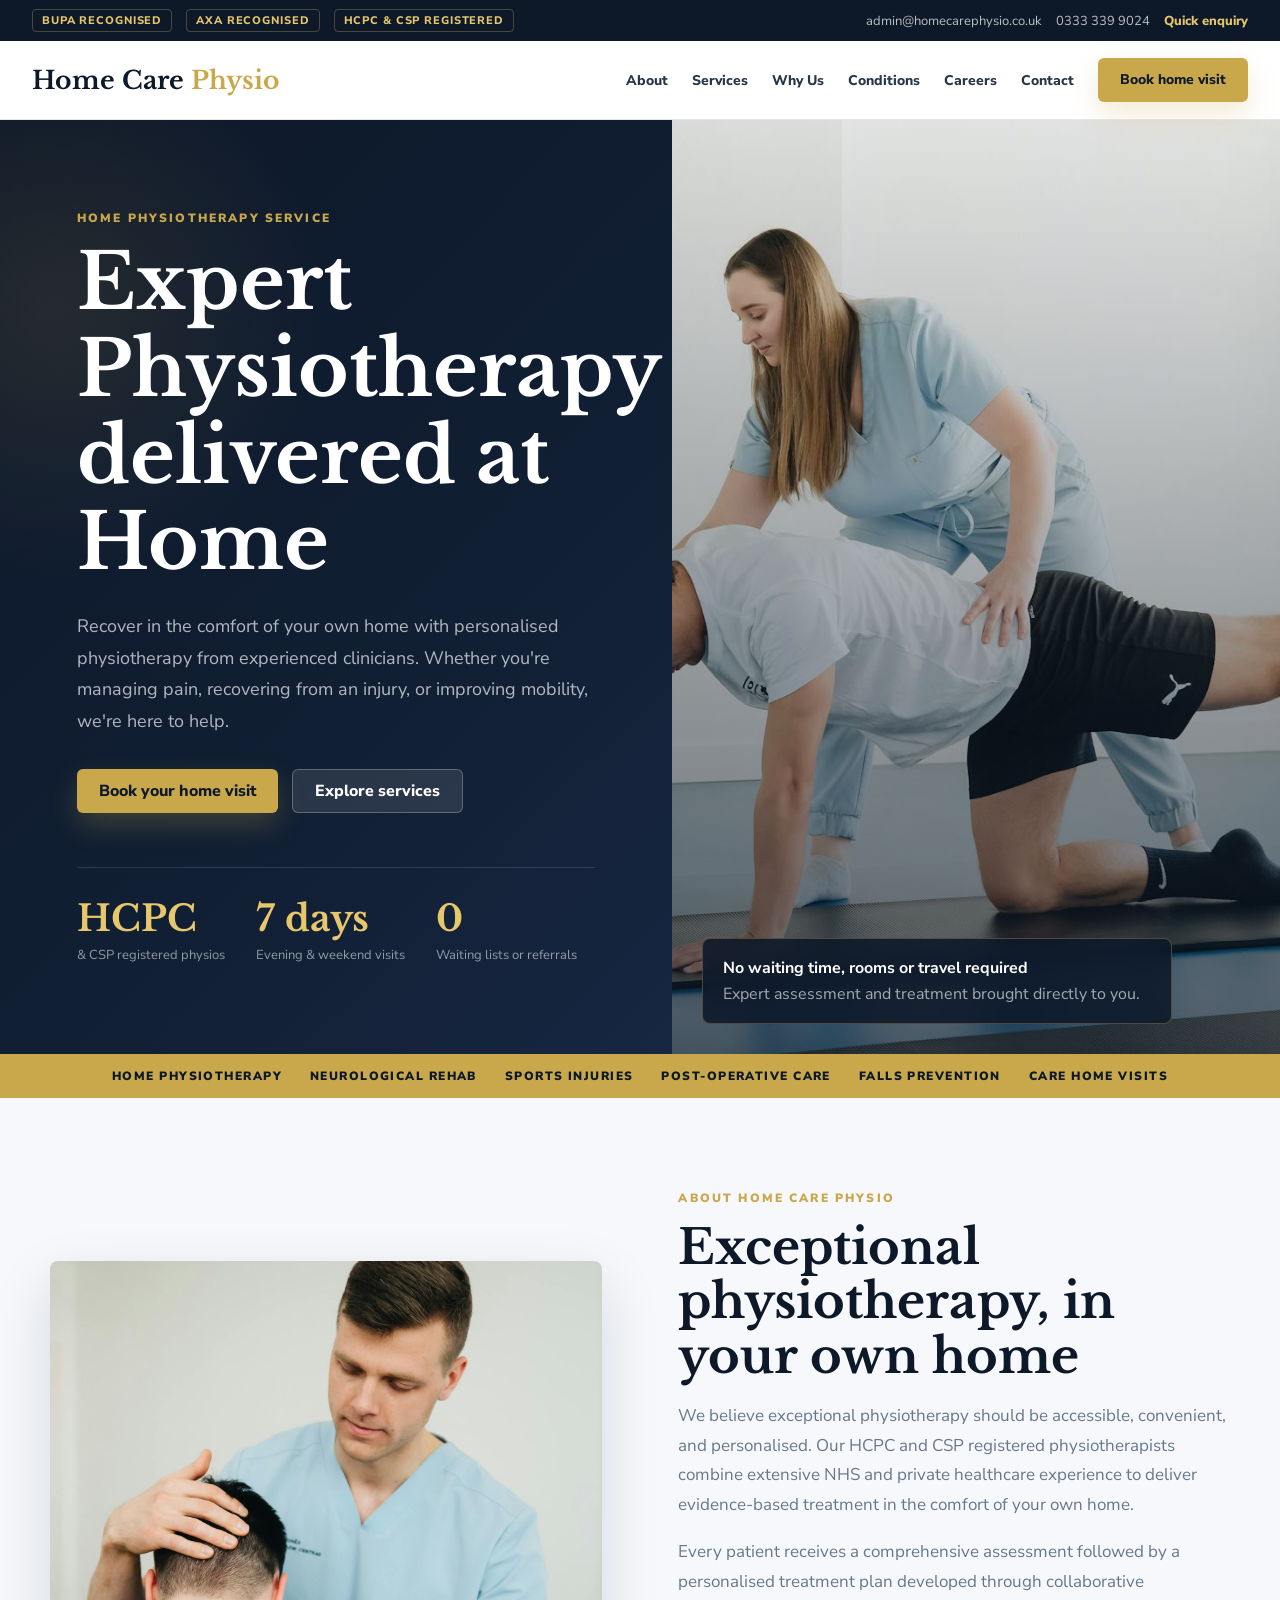
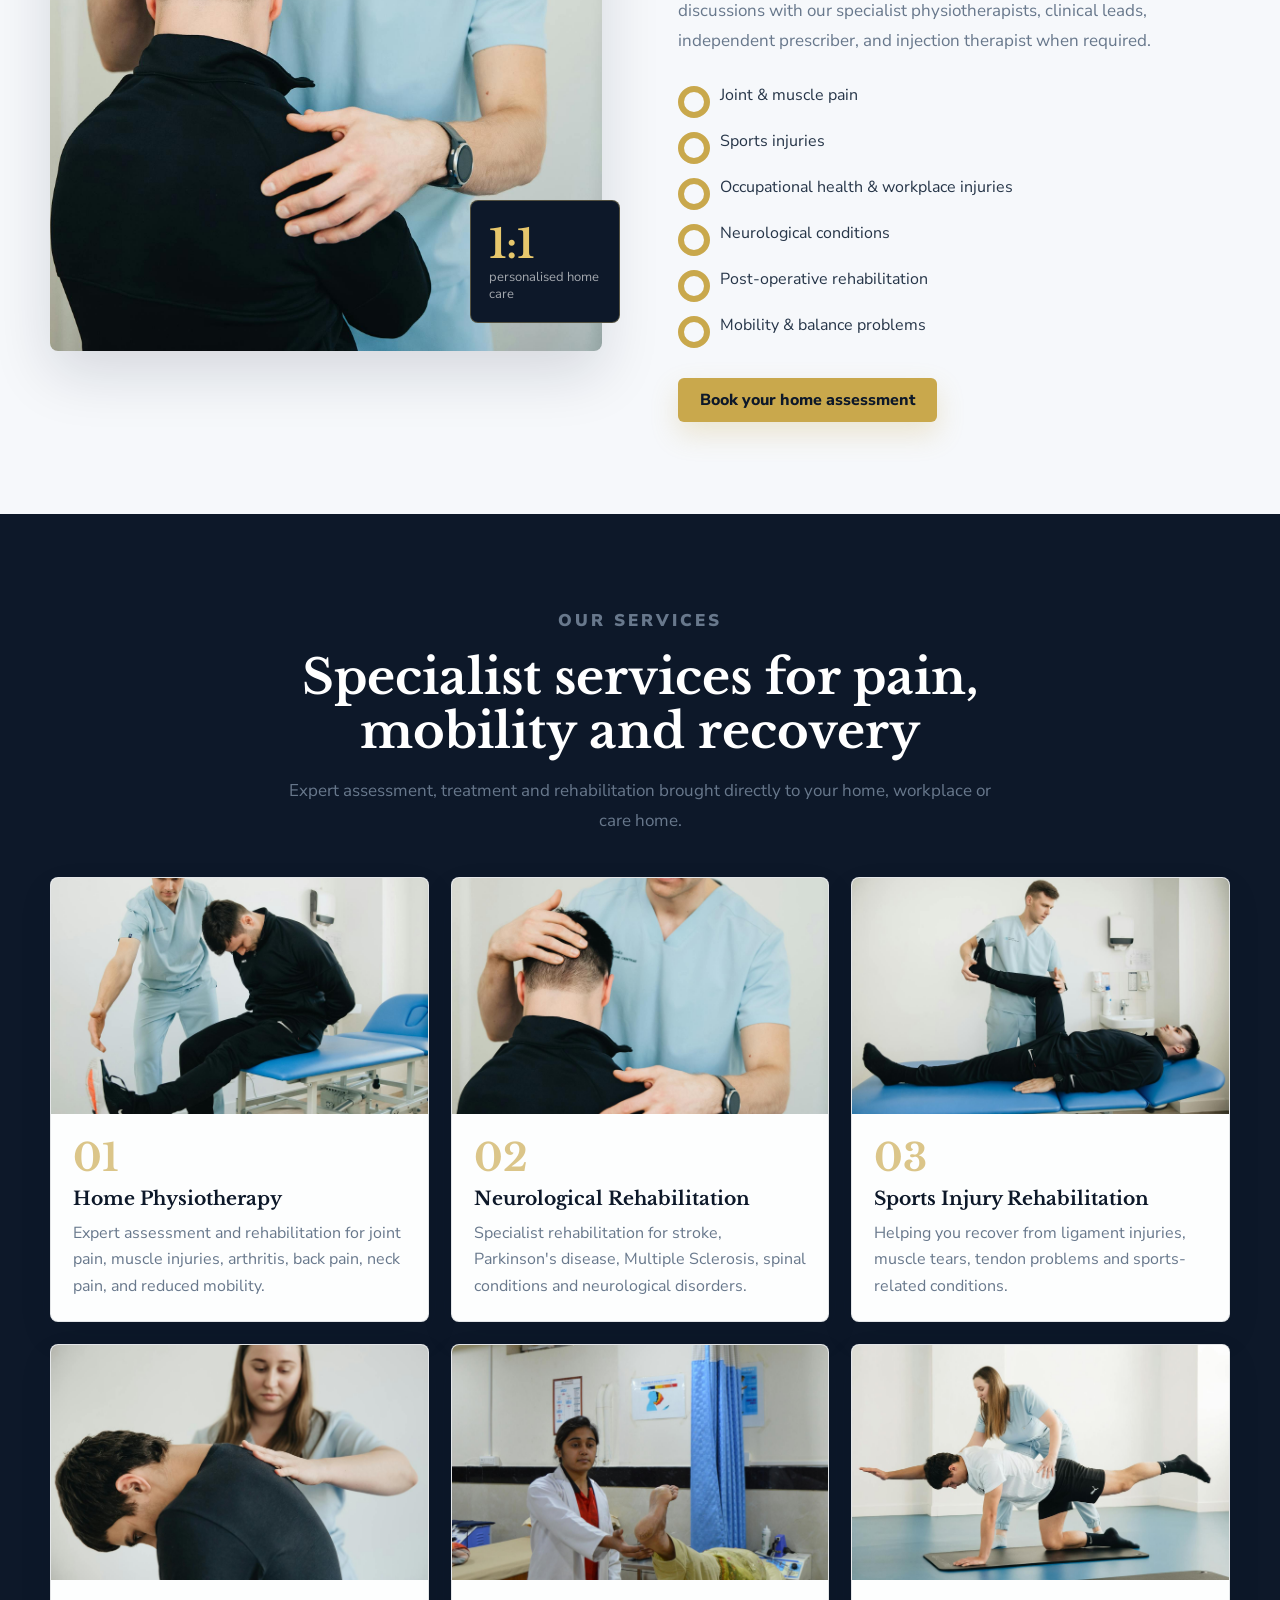
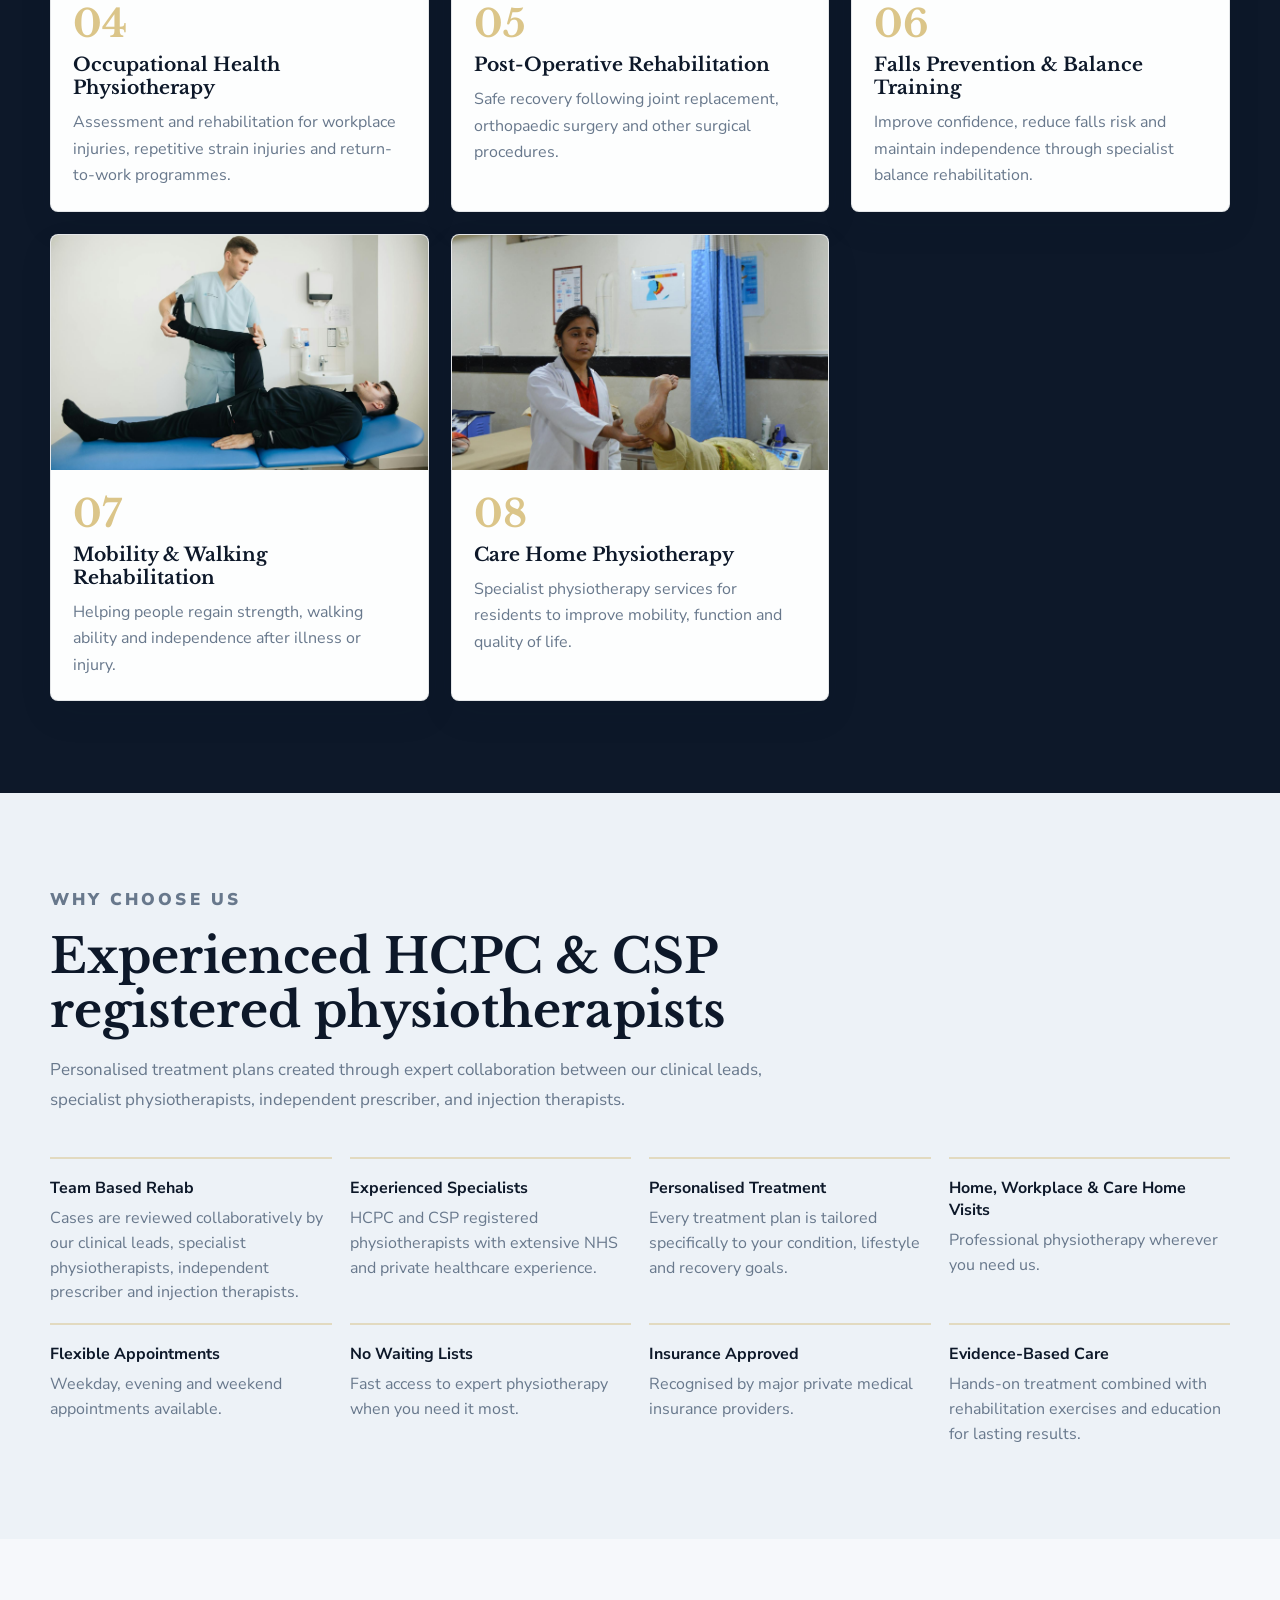
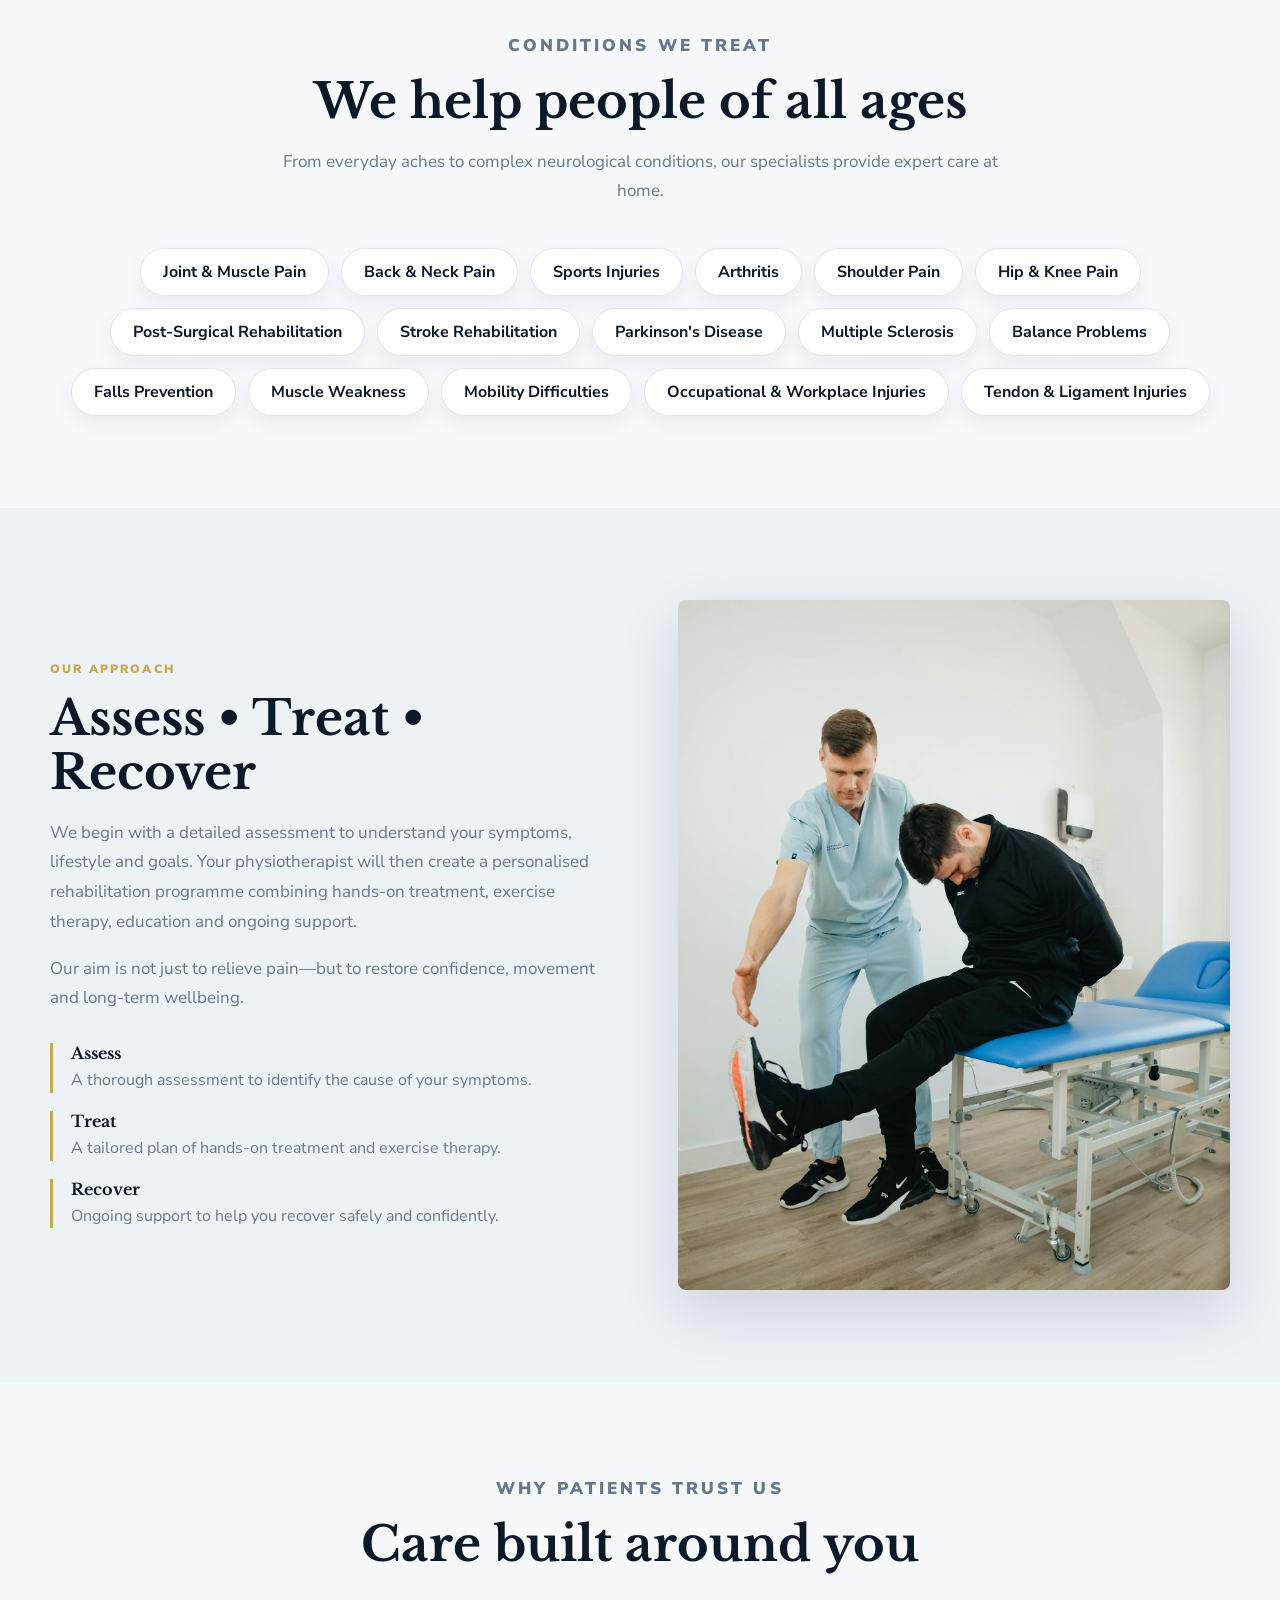
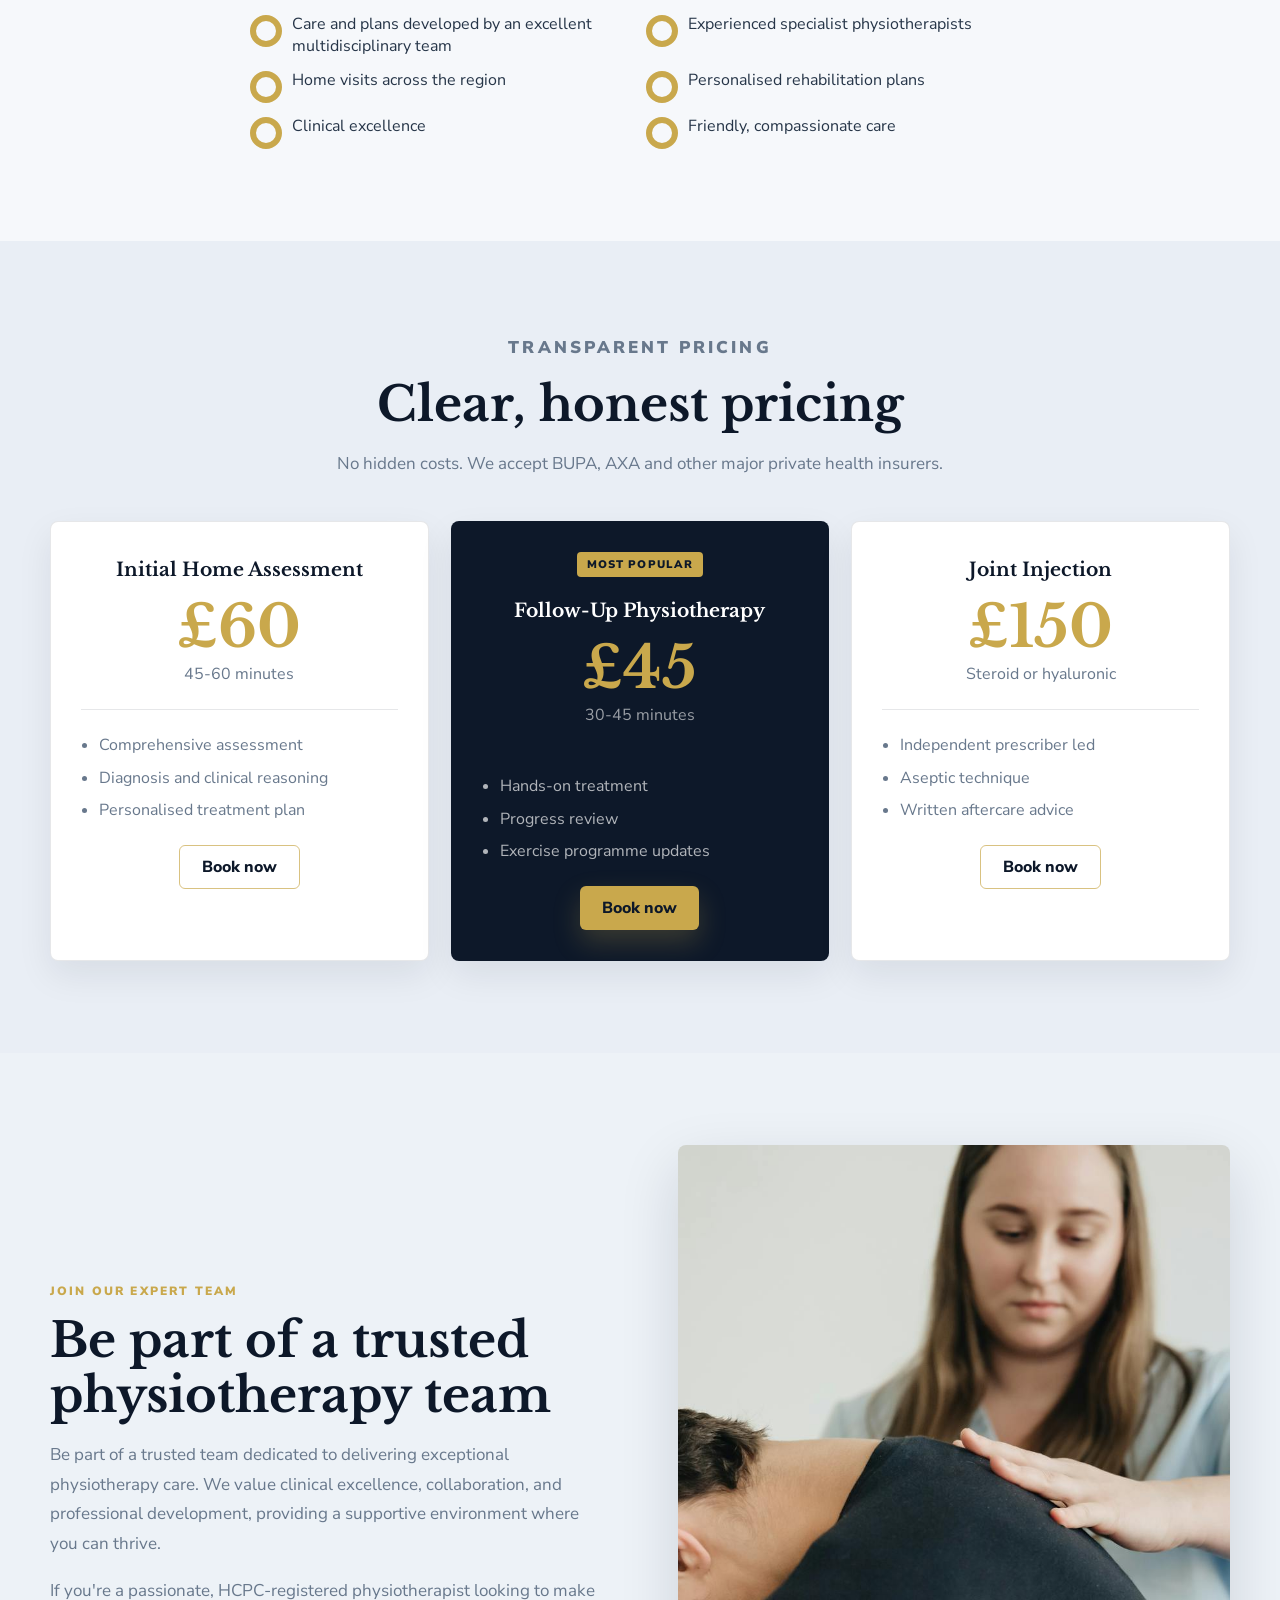
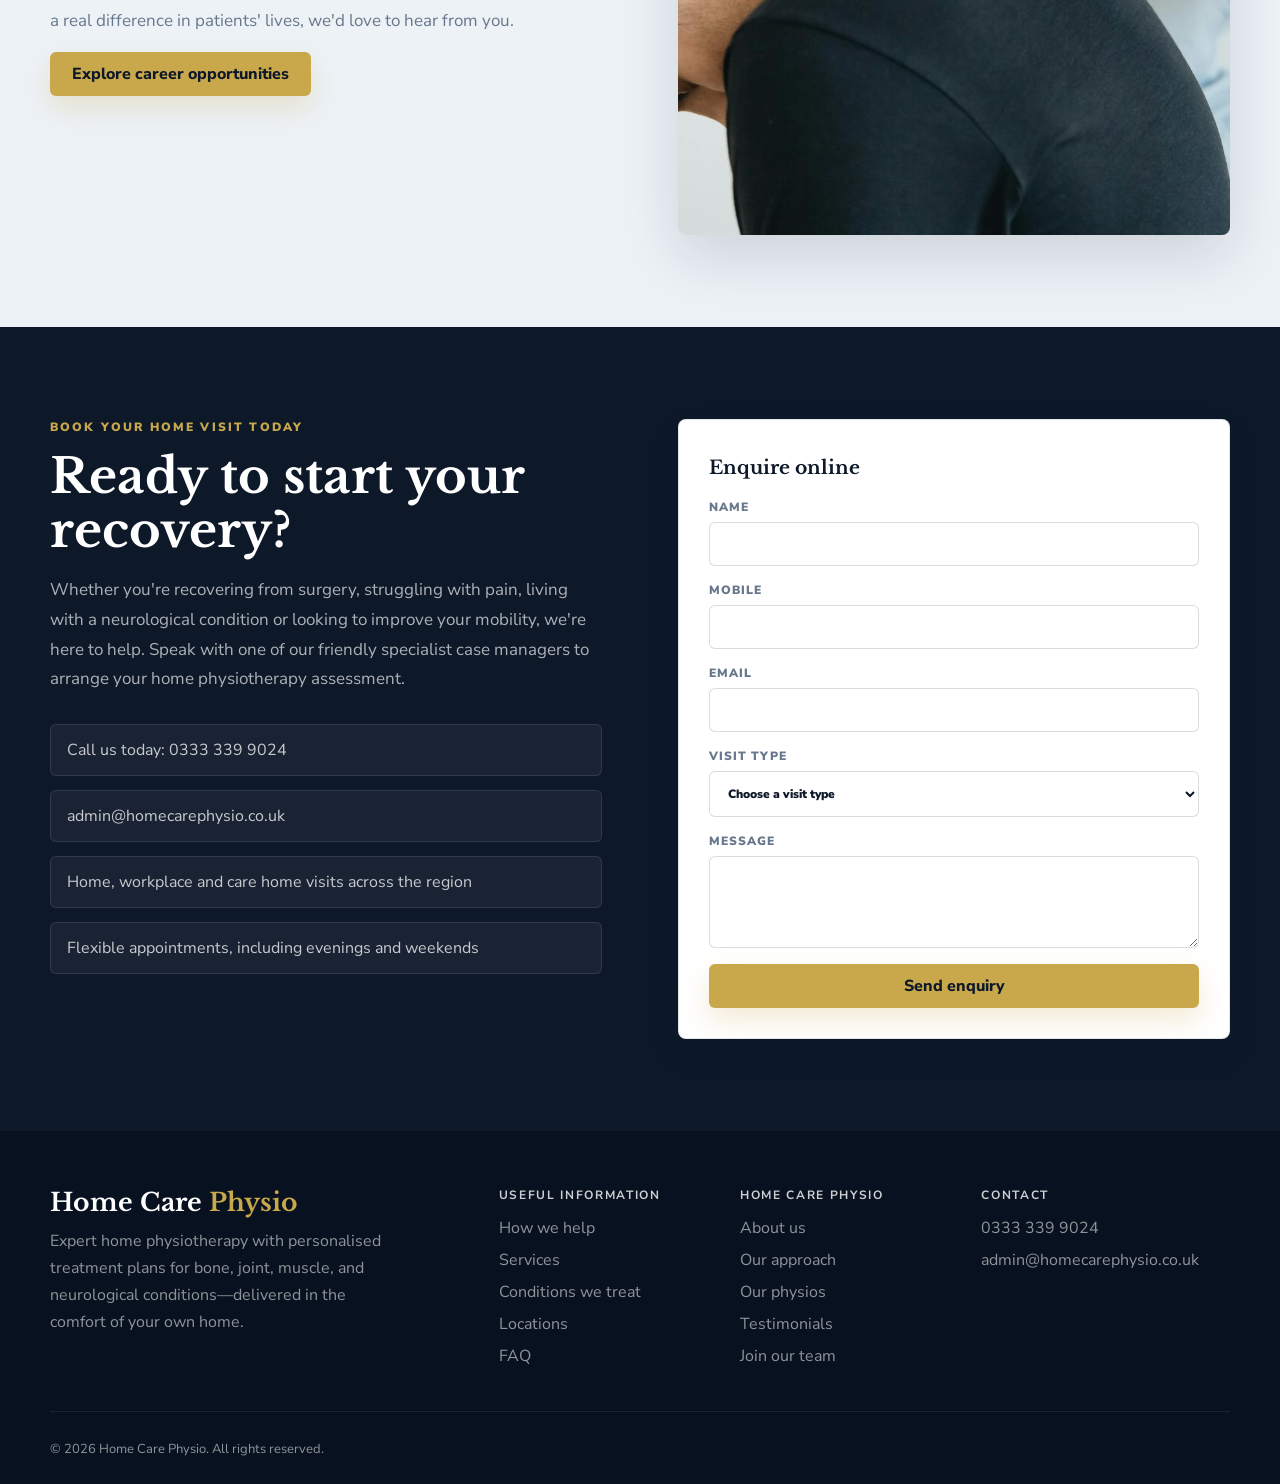
<file: wwwroot/index3.html>
<!DOCTYPE html>
<html lang="en-GB">
<head>
  <meta charset="UTF-8" />
  <meta name="viewport" content="width=device-width, initial-scale=1.0" />
  <meta name="description" content="Home Care Physio provides expert home physiotherapy with personalised treatment plans for bone, joint, muscle, sports, occupational, post-operative and neurological conditions. Home, workplace and care home visits." />
  <title>Home Care Physio | Expert Physiotherapy delivered at Home</title>
  <link rel="preconnect" href="https://fonts.googleapis.com" />
  <link rel="preconnect" href="https://fonts.gstatic.com" crossorigin />
  <link href="https://fonts.googleapis.com/css2?family=Libre+Baskerville:ital,wght@0,400;0,700;1,400&family=Nunito+Sans:wght@400;600;700;800&display=swap" rel="stylesheet" />
  <link rel="stylesheet" href="css/style.css" />
  <style>
    /* New sections: why (8-up), conditions, approach, trust, careers */
    .feature-grid--four { grid-template-columns: repeat(4, minmax(0, 1fr)); }
    .conditions { background: var(--paper); }
    .condition-tags { display: flex; flex-wrap: wrap; gap: 12px; justify-content: center; padding: 0; margin: 0; list-style: none; }
    .condition-tags li { padding: 12px 22px; color: var(--navy); background: var(--white); border: 1px solid var(--line); border-radius: 999px; font-weight: 700; box-shadow: 0 8px 20px rgba(13, 24, 41, 0.05); }
    .approach { background: #edf2f7; }
    .approach-steps { display: grid; gap: 18px; margin-top: 30px; }
    .approach-steps div { padding-left: 18px; border-left: 3px solid var(--gold); }
    .approach-steps strong { display: block; margin-bottom: 5px; color: var(--navy); font-family: var(--display); }
    .approach-steps span { color: var(--muted); line-height: 1.55; }
    .trust { background: var(--paper); }
    .trust-list { max-width: 780px; margin: 0 auto; grid-template-columns: repeat(2, minmax(0, 1fr)); }
    .careers { background: #edf2f7; }
    @media (max-width: 980px) { .feature-grid--four { grid-template-columns: repeat(2, minmax(0, 1fr)); } }
    @media (max-width: 640px) { .feature-grid--four, .trust-list { grid-template-columns: 1fr; } }
  </style>
</head>
<body>
  <div class="topbar">
    <div class="topbar__badges">
      <span>BUPA recognised</span>
      <span>AXA recognised</span>
      <span>HCPC &amp; CSP registered</span>
    </div>
    <div class="topbar__links">
      <a href="mailto:admin@homecarephysio.co.uk">admin@homecarephysio.co.uk</a>
      <a href="tel:+443333399024">0333 339 9024</a>
      <button type="button" class="text-button" data-open-modal>Quick enquiry</button>
    </div>
  </div>

  <header class="site-header" id="mainNav">
    <a href="#home" class="brand">Home Care <span>Physio</span></a>
    <button class="menu-toggle" id="hamBtn" type="button" aria-label="Toggle navigation" aria-controls="navLinks" aria-expanded="false">
      <span></span>
      <span></span>
      <span></span>
    </button>
    <nav class="nav-links" id="navLinks" aria-label="Primary navigation">
      <a href="#about">About</a>
      <a href="#services">Services</a>
      <a href="#why">Why Us</a>
      <a href="#conditions">Conditions</a>
      <a href="#careers">Careers</a>
      <a href="#contact">Contact</a>
      <button type="button" class="nav-cta" data-open-modal>Book home visit</button>
    </nav>
  </header>

  <main>
    <section class="hero" id="home">
      <div class="hero__content">
        <p class="eyebrow">Home Physiotherapy Service</p>
        <h1>Expert Physiotherapy delivered at Home</h1>
        <p class="hero__lead">Recover in the comfort of your own home with personalised physiotherapy from experienced clinicians. Whether you're managing pain, recovering from an injury, or improving mobility, we're here to help.</p>
        <div class="hero__actions">
          <button type="button" class="btn btn-primary" data-open-modal>Book your home visit</button>
          <a class="btn btn-secondary" href="#services">Explore services</a>
        </div>
        <dl class="hero__stats" aria-label="Practice highlights">
          <div><dt>HCPC</dt><dd>&amp; CSP registered physios</dd></div>
          <div><dt>7 days</dt><dd>Evening &amp; weekend visits</dd></div>
          <div><dt>0</dt><dd>Waiting lists or referrals</dd></div>
        </dl>
      </div>
      <div class="hero__media">
        <img src="images/google-reference/physiotherapy-exercise-1.jpg" alt="Physiotherapist supporting a patient during a rehabilitation exercise at home" />
        <div class="hero-card">
          <strong>No waiting time, rooms or travel required</strong>
          <span>Expert assessment and treatment brought directly to you.</span>
        </div>
      </div>
    </section>

    <section class="strip" aria-label="Services">
      <span>Home Physiotherapy</span>
      <span>Neurological Rehab</span>
      <span>Sports Injuries</span>
      <span>Post-Operative Care</span>
      <span>Falls Prevention</span>
      <span>Care Home Visits</span>
    </section>

    <section class="section about" id="about">
      <div class="container split">
        <div class="image-stack reveal">
          <img src="images/google-reference/physiotherapy-neck-assessment.jpg" alt="Physiotherapist assessing a patient's neck and posture at home" />
          <div class="experience-badge"><strong>1:1</strong><span>personalised home care</span></div>
        </div>
        <div class="copy reveal">
          <p class="eyebrow">About Home Care Physio</p>
          <h2>Exceptional physiotherapy, in your own home</h2>
          <p>We believe exceptional physiotherapy should be accessible, convenient, and personalised. Our HCPC and CSP registered physiotherapists combine extensive NHS and private healthcare experience to deliver evidence-based treatment in the comfort of your own home.</p>
          <p>Every patient receives a comprehensive assessment followed by a personalised treatment plan developed through collaborative discussions with our specialist physiotherapists, clinical leads, independent prescriber, and injection therapist when required.</p>
          <ul class="check-list">
            <li>Joint &amp; muscle pain</li>
            <li>Sports injuries</li>
            <li>Occupational health &amp; workplace injuries</li>
            <li>Neurological conditions</li>
            <li>Post-operative rehabilitation</li>
            <li>Mobility &amp; balance problems</li>
          </ul>
          <button type="button" class="btn btn-primary" data-open-modal>Book your home assessment</button>
        </div>
      </div>
    </section>

    <section class="section services" id="services">
      <div class="container">
        <div class="section-heading reveal">
          <p class="eyebrow">Our services</p>
          <h2>Specialist services for pain, mobility and recovery</h2>
          <p>Expert assessment, treatment and rehabilitation brought directly to your home, workplace or care home.</p>
        </div>
        <div class="service-grid">
          <article class="service-card reveal">
            <img src="images/google-reference/physiotherapy-treatment-table.jpg" alt="Home physiotherapy treatment" />
            <div><span>01</span><h3>Home Physiotherapy</h3><p>Expert assessment and rehabilitation for joint pain, muscle injuries, arthritis, back pain, neck pain, and reduced mobility.</p></div>
          </article>
          <article class="service-card reveal">
            <img src="images/google-reference/physiotherapy-neck-assessment.jpg" alt="Neurological rehabilitation session" />
            <div><span>02</span><h3>Neurological Rehabilitation</h3><p>Specialist rehabilitation for stroke, Parkinson's disease, Multiple Sclerosis, spinal conditions and neurological disorders.</p></div>
          </article>
          <article class="service-card reveal">
            <img src="images/google-reference/physiotherapy-leg-stretch.jpg" alt="Sports injury rehabilitation" />
            <div><span>03</span><h3>Sports Injury Rehabilitation</h3><p>Helping you recover from ligament injuries, muscle tears, tendon problems and sports-related conditions.</p></div>
          </article>
          <article class="service-card reveal">
            <img src="images/google-reference/physiotherapy-back-pain.jpg" alt="Occupational health physiotherapy" />
            <div><span>04</span><h3>Occupational Health Physiotherapy</h3><p>Assessment and rehabilitation for workplace injuries, repetitive strain injuries and return-to-work programmes.</p></div>
          </article>
          <article class="service-card reveal">
            <img src="images/google-reference/physiotherapy-clinic-assist.jpg" alt="Post-operative rehabilitation" />
            <div><span>05</span><h3>Post-Operative Rehabilitation</h3><p>Safe recovery following joint replacement, orthopaedic surgery and other surgical procedures.</p></div>
          </article>
          <article class="service-card reveal">
            <img src="images/google-reference/physiotherapy-exercise-1.jpg" alt="Falls prevention and balance training" />
            <div><span>06</span><h3>Falls Prevention &amp; Balance Training</h3><p>Improve confidence, reduce falls risk and maintain independence through specialist balance rehabilitation.</p></div>
          </article>
          <article class="service-card reveal">
            <img src="images/google-reference/physiotherapy-leg-stretch.jpg" alt="Mobility and walking rehabilitation" />
            <div><span>07</span><h3>Mobility &amp; Walking Rehabilitation</h3><p>Helping people regain strength, walking ability and independence after illness or injury.</p></div>
          </article>
          <article class="service-card reveal">
            <img src="images/google-reference/physiotherapy-clinic-assist.jpg" alt="Care home physiotherapy" />
            <div><span>08</span><h3>Care Home Physiotherapy</h3><p>Specialist physiotherapy services for residents to improve mobility, function and quality of life.</p></div>
          </article>
        </div>
      </div>
    </section>

    <section class="section why" id="why">
      <div class="container">
        <div class="section-heading section-heading--left reveal">
          <p class="eyebrow">Why choose us</p>
          <h2>Experienced HCPC &amp; CSP registered physiotherapists</h2>
          <p>Personalised treatment plans created through expert collaboration between our clinical leads, specialist physiotherapists, independent prescriber, and injection therapists.</p>
        </div>
        <div class="feature-grid feature-grid--four">
          <div><strong>Team Based Rehab</strong><span>Cases are reviewed collaboratively by our clinical leads, specialist physiotherapists, independent prescriber and injection therapists.</span></div>
          <div><strong>Experienced Specialists</strong><span>HCPC and CSP registered physiotherapists with extensive NHS and private healthcare experience.</span></div>
          <div><strong>Personalised Treatment</strong><span>Every treatment plan is tailored specifically to your condition, lifestyle and recovery goals.</span></div>
          <div><strong>Home, Workplace &amp; Care Home Visits</strong><span>Professional physiotherapy wherever you need us.</span></div>
          <div><strong>Flexible Appointments</strong><span>Weekday, evening and weekend appointments available.</span></div>
          <div><strong>No Waiting Lists</strong><span>Fast access to expert physiotherapy when you need it most.</span></div>
          <div><strong>Insurance Approved</strong><span>Recognised by major private medical insurance providers.</span></div>
          <div><strong>Evidence-Based Care</strong><span>Hands-on treatment combined with rehabilitation exercises and education for lasting results.</span></div>
        </div>
      </div>
    </section>

    <section class="section conditions" id="conditions">
      <div class="container">
        <div class="section-heading reveal">
          <p class="eyebrow">Conditions we treat</p>
          <h2>We help people of all ages</h2>
          <p>From everyday aches to complex neurological conditions, our specialists provide expert care at home.</p>
        </div>
        <ul class="condition-tags reveal">
          <li>Joint &amp; Muscle Pain</li>
          <li>Back &amp; Neck Pain</li>
          <li>Sports Injuries</li>
          <li>Arthritis</li>
          <li>Shoulder Pain</li>
          <li>Hip &amp; Knee Pain</li>
          <li>Post-Surgical Rehabilitation</li>
          <li>Stroke Rehabilitation</li>
          <li>Parkinson's Disease</li>
          <li>Multiple Sclerosis</li>
          <li>Balance Problems</li>
          <li>Falls Prevention</li>
          <li>Muscle Weakness</li>
          <li>Mobility Difficulties</li>
          <li>Occupational &amp; Workplace Injuries</li>
          <li>Tendon &amp; Ligament Injuries</li>
        </ul>
      </div>
    </section>

    <section class="section approach" id="approach">
      <div class="container split split--reverse">
        <div class="copy reveal">
          <p class="eyebrow">Our approach</p>
          <h2>Assess &bull; Treat &bull; Recover</h2>
          <p>We begin with a detailed assessment to understand your symptoms, lifestyle and goals. Your physiotherapist will then create a personalised rehabilitation programme combining hands-on treatment, exercise therapy, education and ongoing support.</p>
          <p>Our aim is not just to relieve pain&mdash;but to restore confidence, movement and long-term wellbeing.</p>
          <div class="approach-steps">
            <div><strong>Assess</strong><span>A thorough assessment to identify the cause of your symptoms.</span></div>
            <div><strong>Treat</strong><span>A tailored plan of hands-on treatment and exercise therapy.</span></div>
            <div><strong>Recover</strong><span>Ongoing support to help you recover safely and confidently.</span></div>
          </div>
        </div>
        <div class="image-stack reveal">
          <img src="images/google-reference/physiotherapy-treatment-table.jpg" alt="Physiotherapist creating a personalised rehabilitation plan" />
        </div>
      </div>
    </section>

    <section class="section trust" id="trust">
      <div class="container">
        <div class="section-heading reveal">
          <p class="eyebrow">Why patients trust us</p>
          <h2>Care built around you</h2>
        </div>
        <ul class="check-list trust-list reveal">
          <li>Care and plans developed by an excellent multidisciplinary team</li>
          <li>Experienced specialist physiotherapists</li>
          <li>Home visits across the region</li>
          <li>Personalised rehabilitation plans</li>
          <li>Clinical excellence</li>
          <li>Friendly, compassionate care</li>
        </ul>
      </div>
    </section>

    <section class="section prices" id="prices">
      <div class="container">
        <div class="section-heading reveal">
          <p class="eyebrow">Transparent pricing</p>
          <h2>Clear, honest pricing</h2>
          <p>No hidden costs. We accept BUPA, AXA and other major private health insurers.</p>
        </div>
        <div class="price-grid">
          <article class="price-card reveal"><h3>Initial Home Assessment</h3><strong>&pound;60</strong><span>45-60 minutes</span><ul><li>Comprehensive assessment</li><li>Diagnosis and clinical reasoning</li><li>Personalised treatment plan</li></ul><button type="button" class="btn btn-outline" data-open-modal>Book now</button></article>
          <article class="price-card price-card--featured reveal"><small>Most popular</small><h3>Follow-Up Physiotherapy</h3><strong>&pound;45</strong><span>30-45 minutes</span><ul><li>Hands-on treatment</li><li>Progress review</li><li>Exercise programme updates</li></ul><button type="button" class="btn btn-primary" data-open-modal>Book now</button></article>
          <article class="price-card reveal"><h3>Joint Injection</h3><strong>&pound;150</strong><span>Steroid or hyaluronic</span><ul><li>Independent prescriber led</li><li>Aseptic technique</li><li>Written aftercare advice</li></ul><button type="button" class="btn btn-outline" data-open-modal>Book now</button></article>
        </div>
      </div>
    </section>

    <section class="section careers" id="careers">
      <div class="container split">
        <div class="copy reveal">
          <p class="eyebrow">Join our expert team</p>
          <h2>Be part of a trusted physiotherapy team</h2>
          <p>Be part of a trusted team dedicated to delivering exceptional physiotherapy care. We value clinical excellence, collaboration, and professional development, providing a supportive environment where you can thrive.</p>
          <p>If you're a passionate, HCPC-registered physiotherapist looking to make a real difference in patients' lives, we'd love to hear from you.</p>
          <button type="button" class="btn btn-primary" data-open-modal>Explore career opportunities</button>
        </div>
        <div class="image-stack reveal">
          <img src="images/google-reference/physiotherapy-back-pain.jpg" alt="Physiotherapy team member at work" />
        </div>
      </div>
    </section>

    <section class="section contact" id="contact">
      <div class="container contact-grid">
        <div class="copy reveal">
          <p class="eyebrow">Book your home visit today</p>
          <h2>Ready to start your recovery?</h2>
          <p>Whether you're recovering from surgery, struggling with pain, living with a neurological condition or looking to improve your mobility, we're here to help. Speak with one of our friendly specialist case managers to arrange your home physiotherapy assessment.</p>
          <div class="contact-list">
            <a href="tel:+443333399024">Call us today: 0333 339 9024</a>
            <a href="mailto:admin@homecarephysio.co.uk">admin@homecarephysio.co.uk</a>
            <span>Home, workplace and care home visits across the region</span>
            <span>Flexible appointments, including evenings and weekends</span>
          </div>
        </div>
        <form class="form-card reveal" id="contactForm">
          <h3>Enquire online</h3>
          <label>Name<input type="text" name="name" autocomplete="name" required /></label>
          <label>Mobile<input type="tel" name="mobile" autocomplete="tel" /></label>
          <label>Email<input type="email" name="email" autocomplete="email" required /></label>
          <label>Visit type<select name="visit"><option value="">Choose a visit type</option><option>Home visit</option><option>Workplace visit</option><option>Care home visit</option></select></label>
          <label>Message<textarea name="message" rows="4"></textarea></label>
          <button type="submit" class="btn btn-primary">Send enquiry</button>
        </form>
      </div>
    </section>
  </main>

  <footer class="footer">
    <div class="container footer-grid">
      <div><a href="#home" class="brand brand--footer">Home Care <span>Physio</span></a><p>Expert home physiotherapy with personalised treatment plans for bone, joint, muscle, and neurological conditions&mdash;delivered in the comfort of your own home.</p></div>
      <div><h4>Useful Information</h4><a href="#services">How we help</a><a href="#services">Services</a><a href="#conditions">Conditions we treat</a><a href="#contact">Locations</a><a href="#contact">FAQ</a></div>
      <div><h4>Home Care Physio</h4><a href="#about">About us</a><a href="#approach">Our approach</a><a href="#why">Our physios</a><a href="#trust">Testimonials</a><a href="#careers">Join our team</a></div>
      <div><h4>Contact</h4><a href="tel:+443333399024">0333 339 9024</a><a href="mailto:admin@homecarephysio.co.uk">admin@homecarephysio.co.uk</a></div>
    </div>
    <div class="container footer-bottom">&copy; 2026 Home Care Physio. All rights reserved.</div>
  </footer>

  <div class="modal-overlay" id="modalOverlay" hidden>
    <div class="modal-box" role="dialog" aria-modal="true" aria-labelledby="modalTitle">
      <button class="modal-close" type="button" data-close-modal aria-label="Close">&times;</button>
      <h2 id="modalTitle">Book your home visit</h2>
      <p>Fill in your details and our friendly team will be in touch to confirm your booking within one business day.</p>
      <form id="modalForm">
        <label>Name<input type="text" name="name" autocomplete="name" required /></label>
        <label>Mobile<input type="tel" name="mobile" autocomplete="tel" /></label>
        <label>Email<input type="email" name="email" autocomplete="email" required /></label>
        <label>Visit type<select name="visit"><option value="">Select a visit type</option><option>Home visit</option><option>Workplace visit</option><option>Care home visit</option></select></label>
        <label>Service<input type="text" name="service" placeholder="e.g. Home Physiotherapy, Neurological Rehab" /></label>
        <button type="submit" class="btn btn-primary">Send enquiry</button>
      </form>
    </div>
  </div>

  <script src="js/main.js"></script>
</body>
</html>
</file>
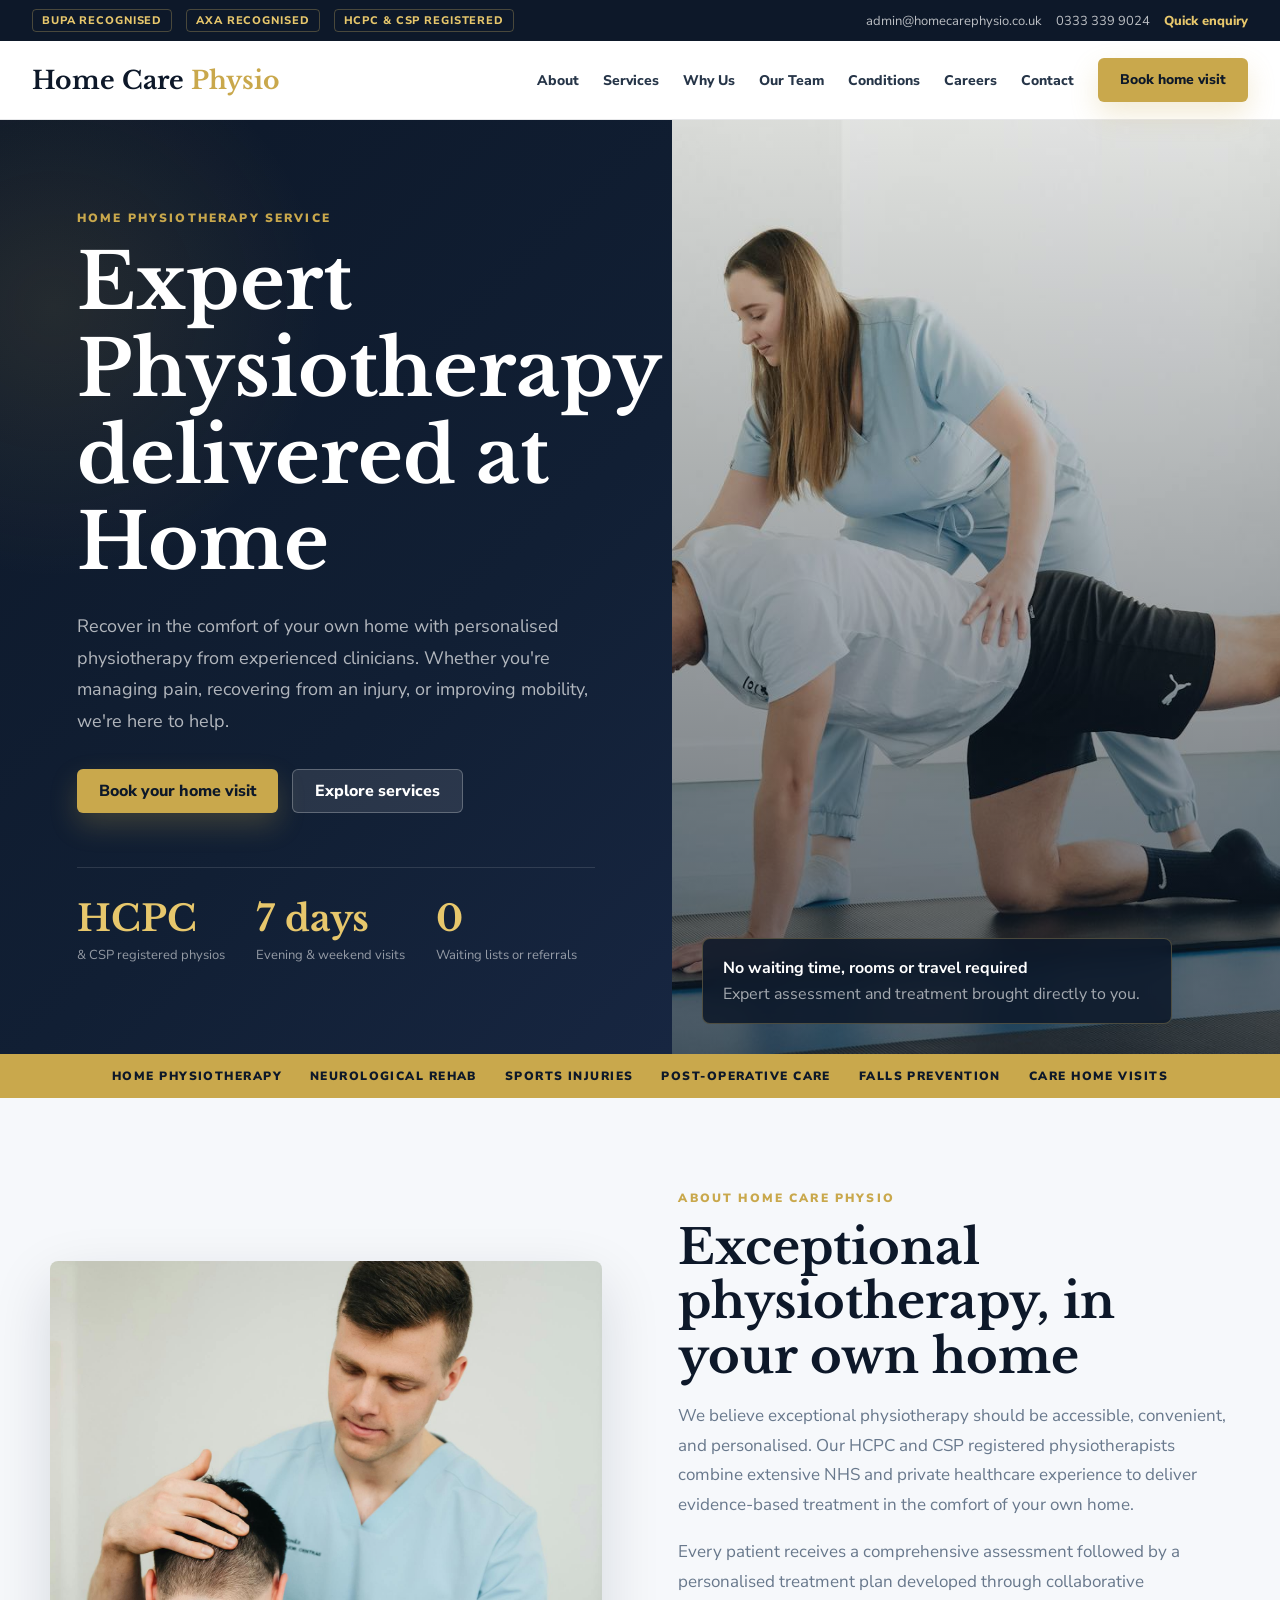
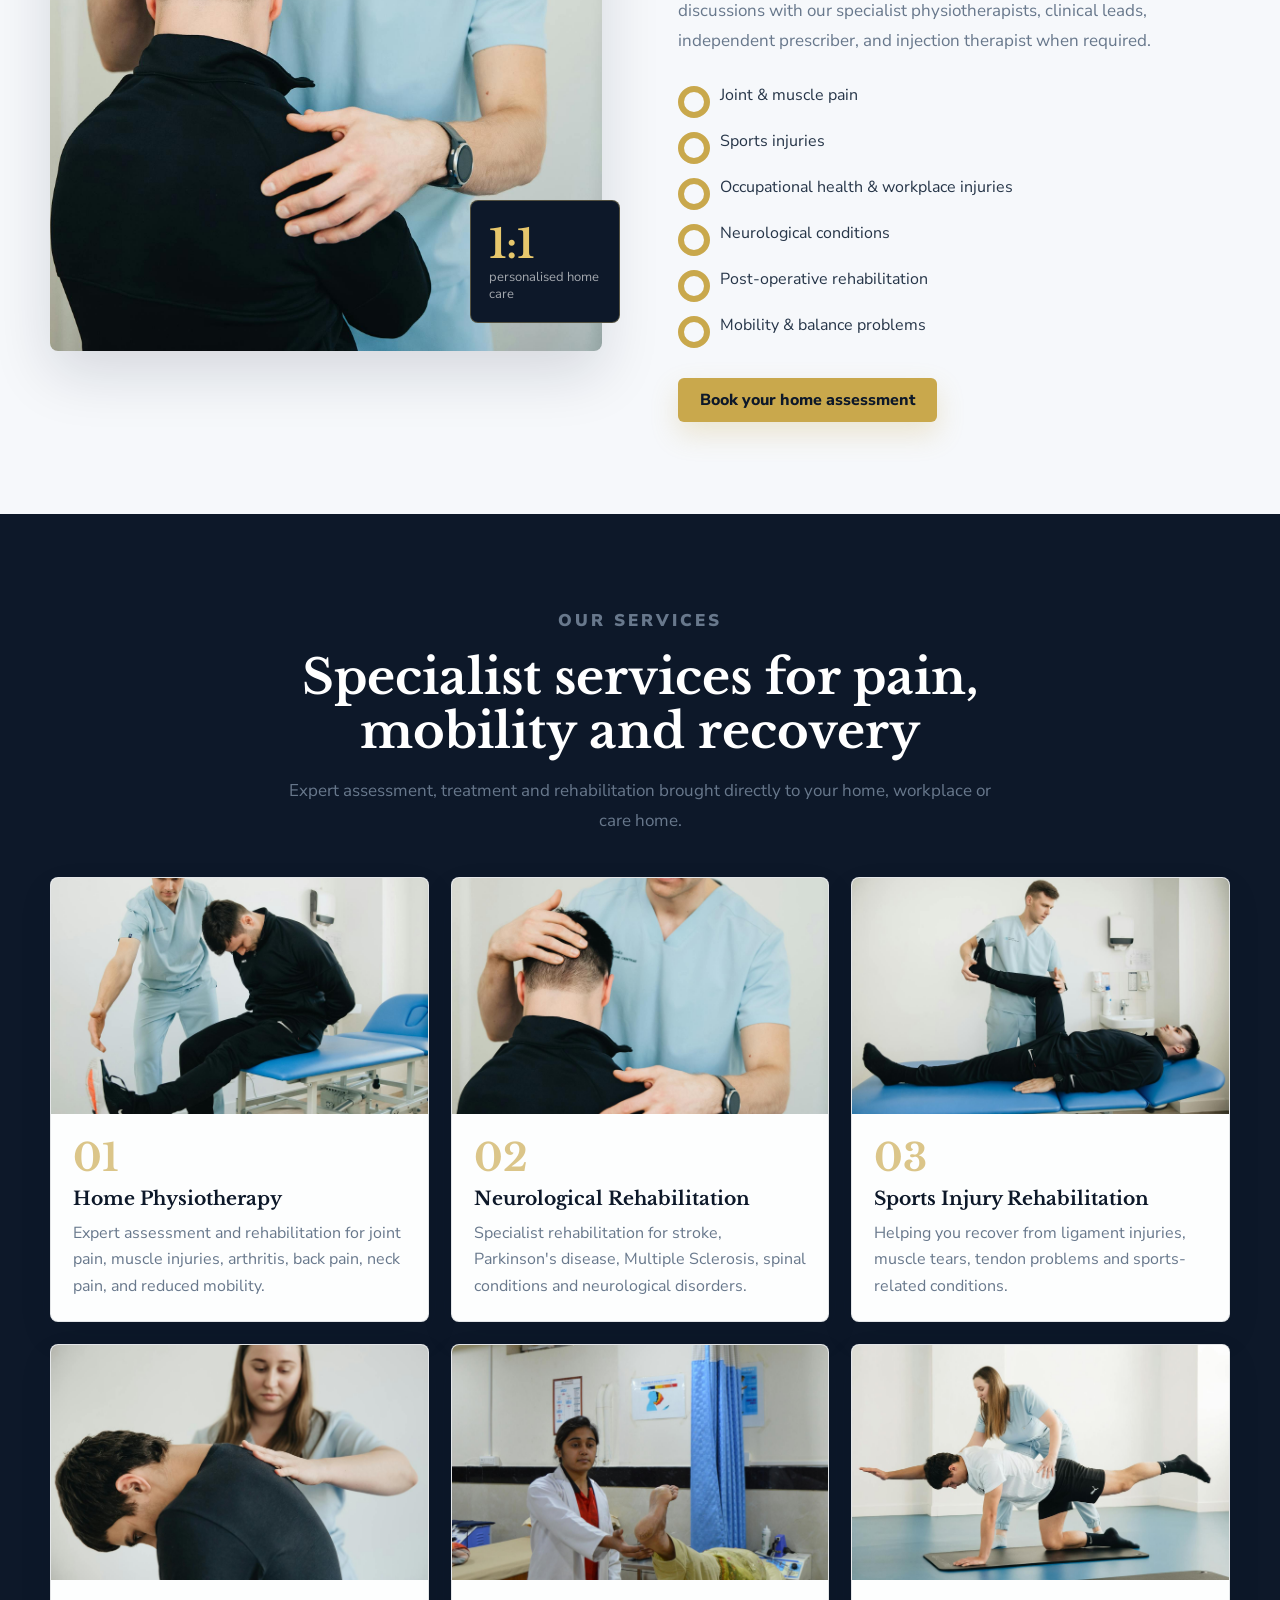
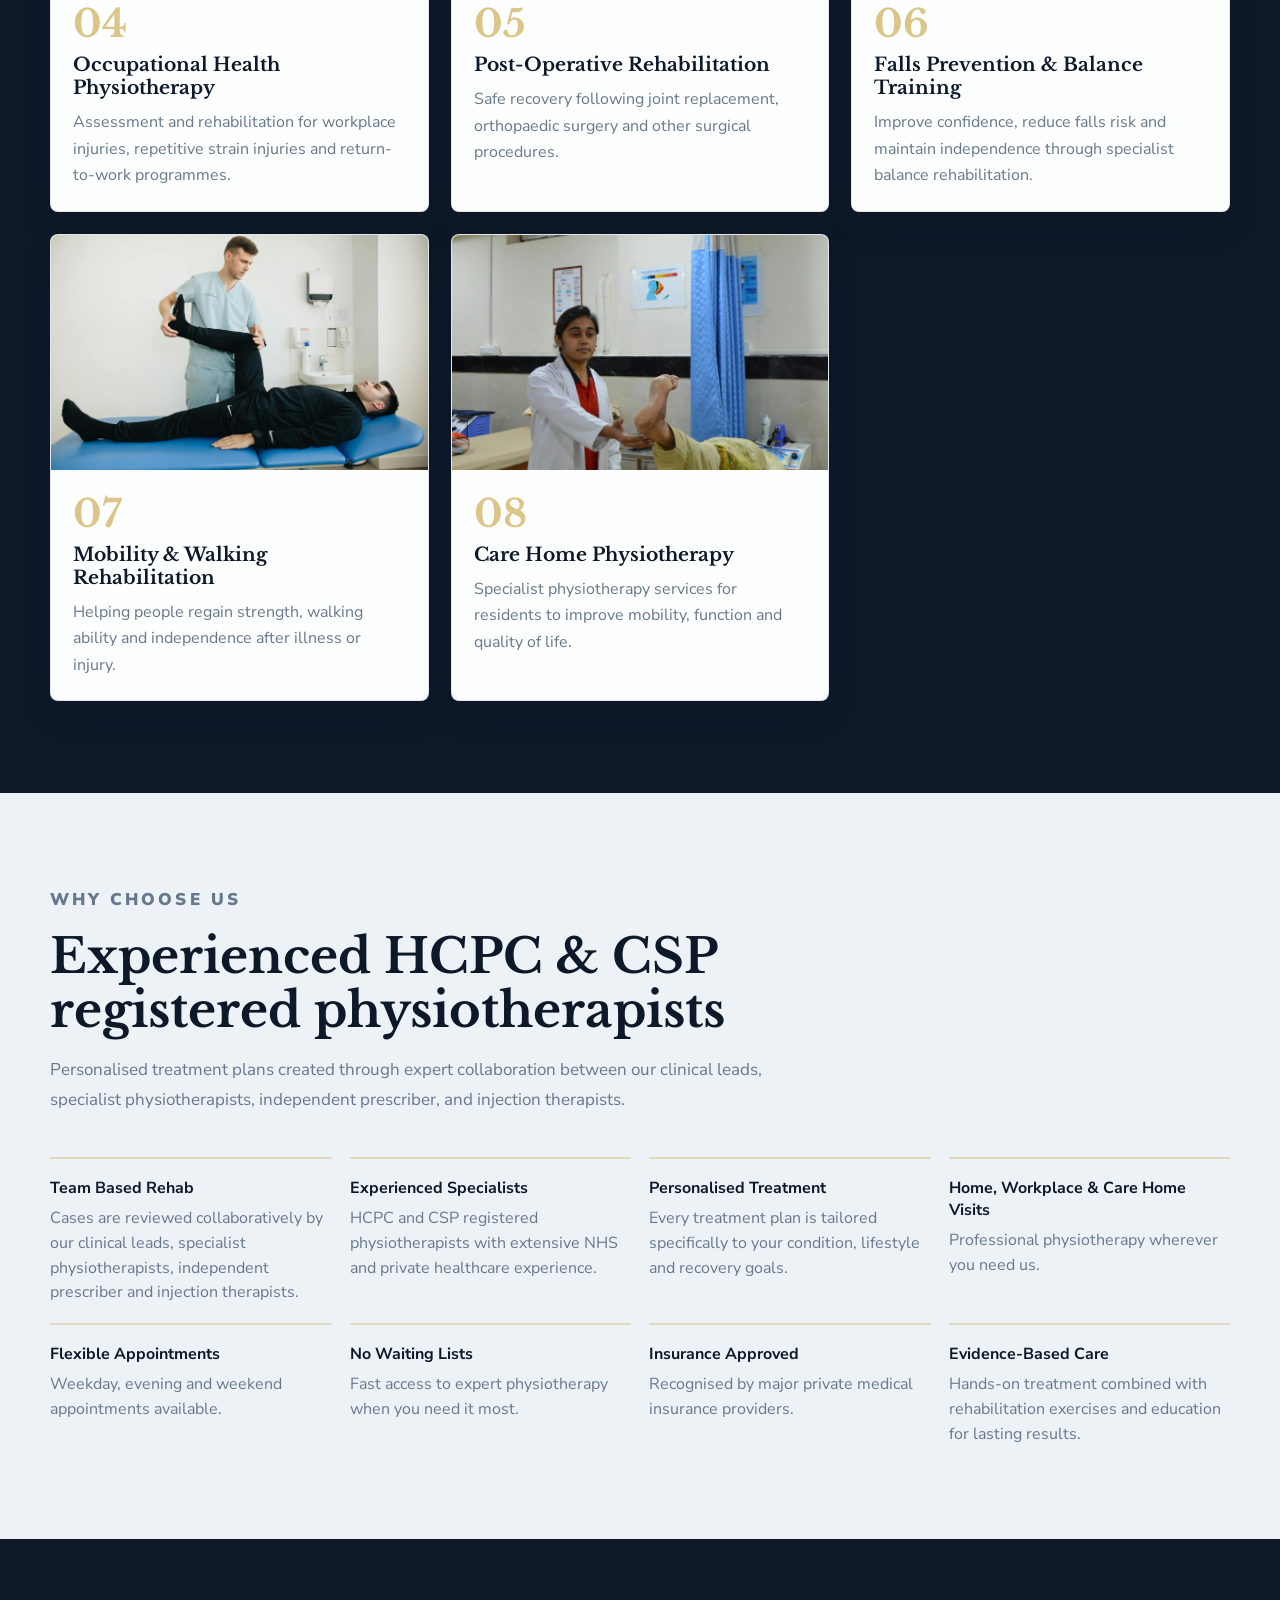
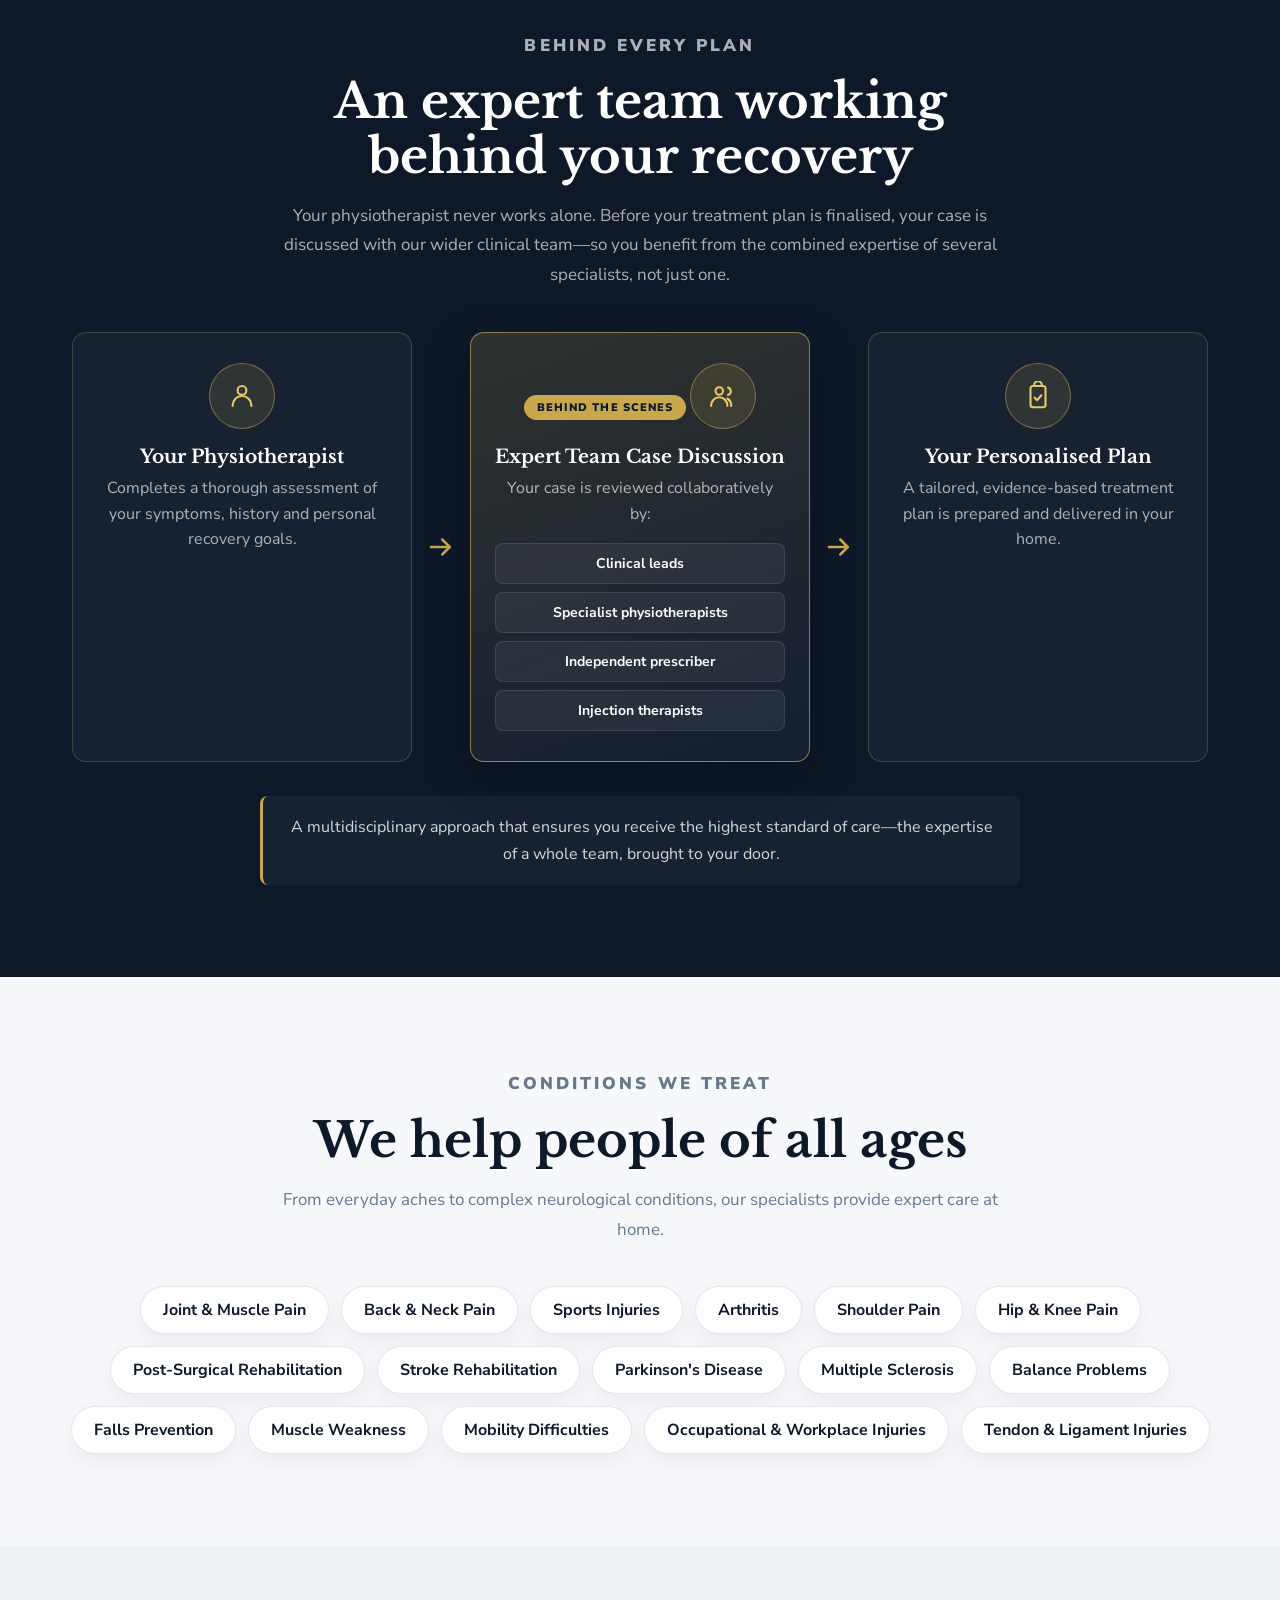
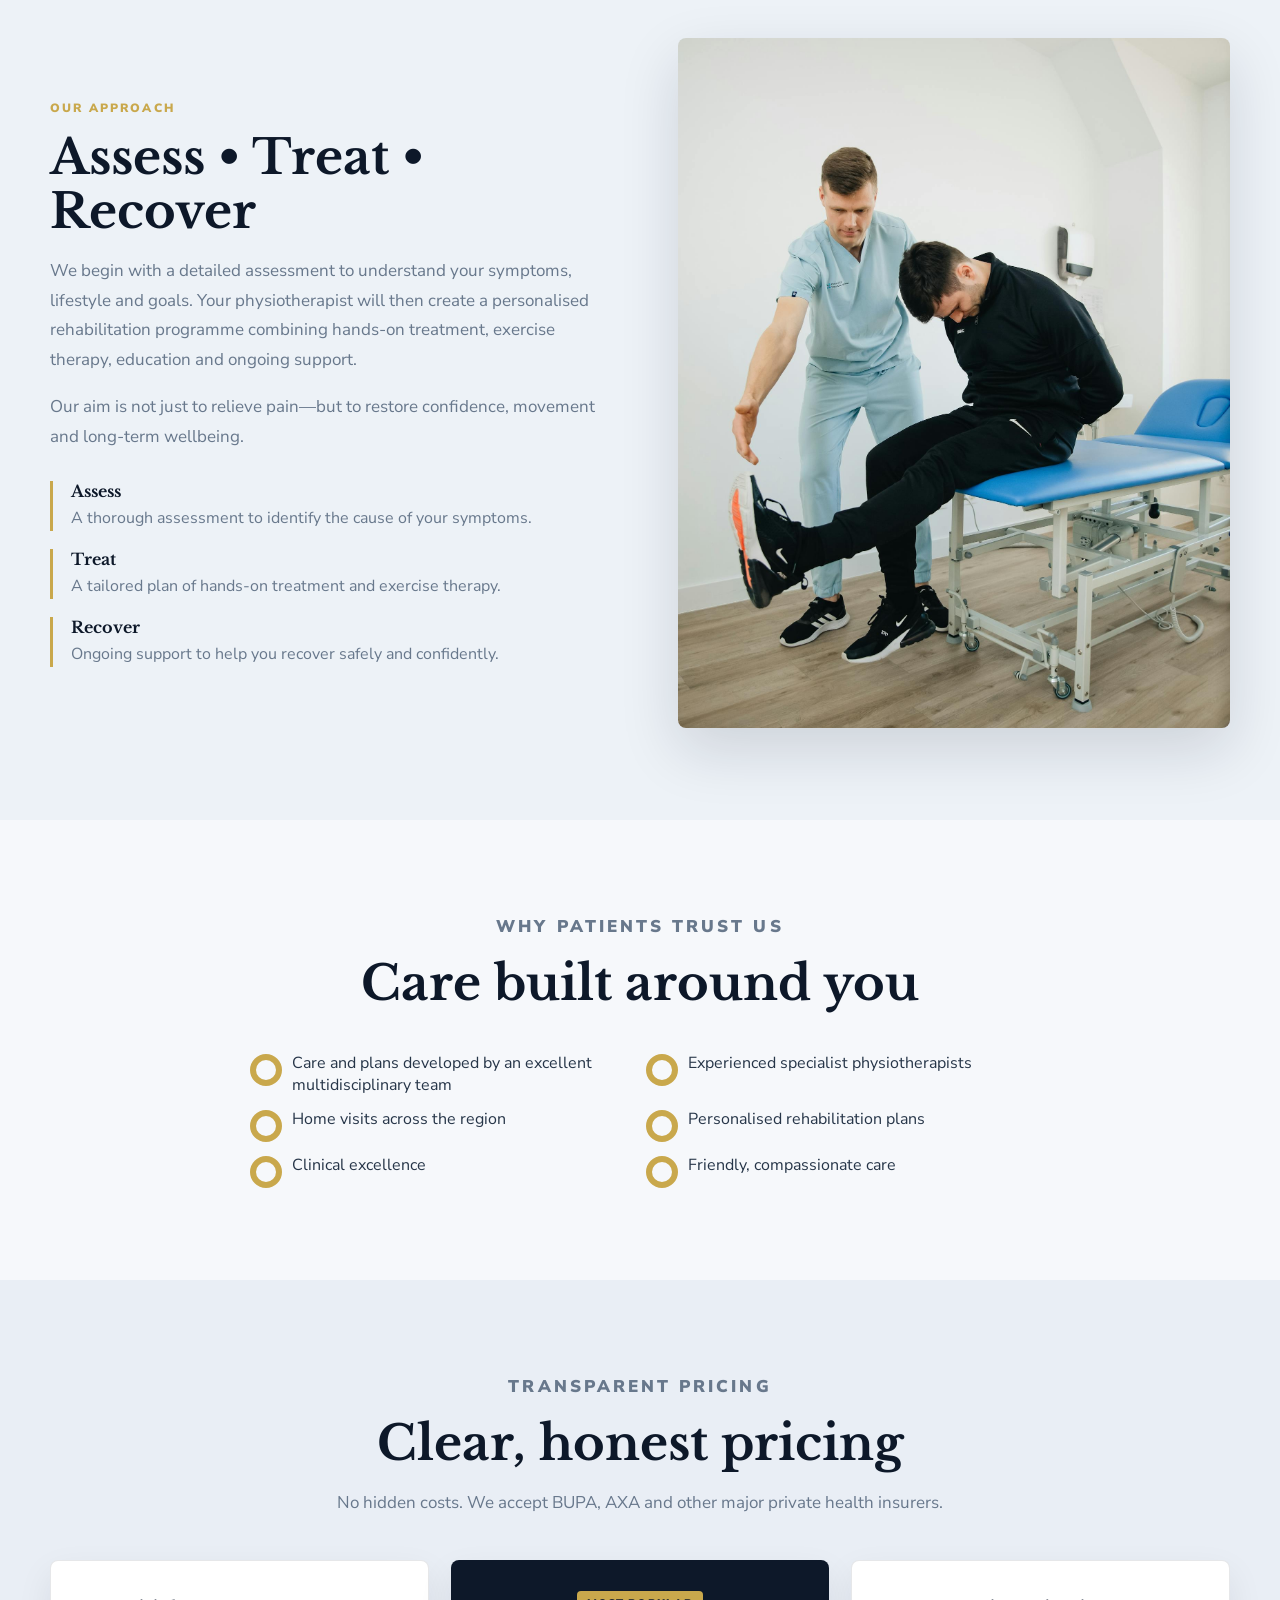
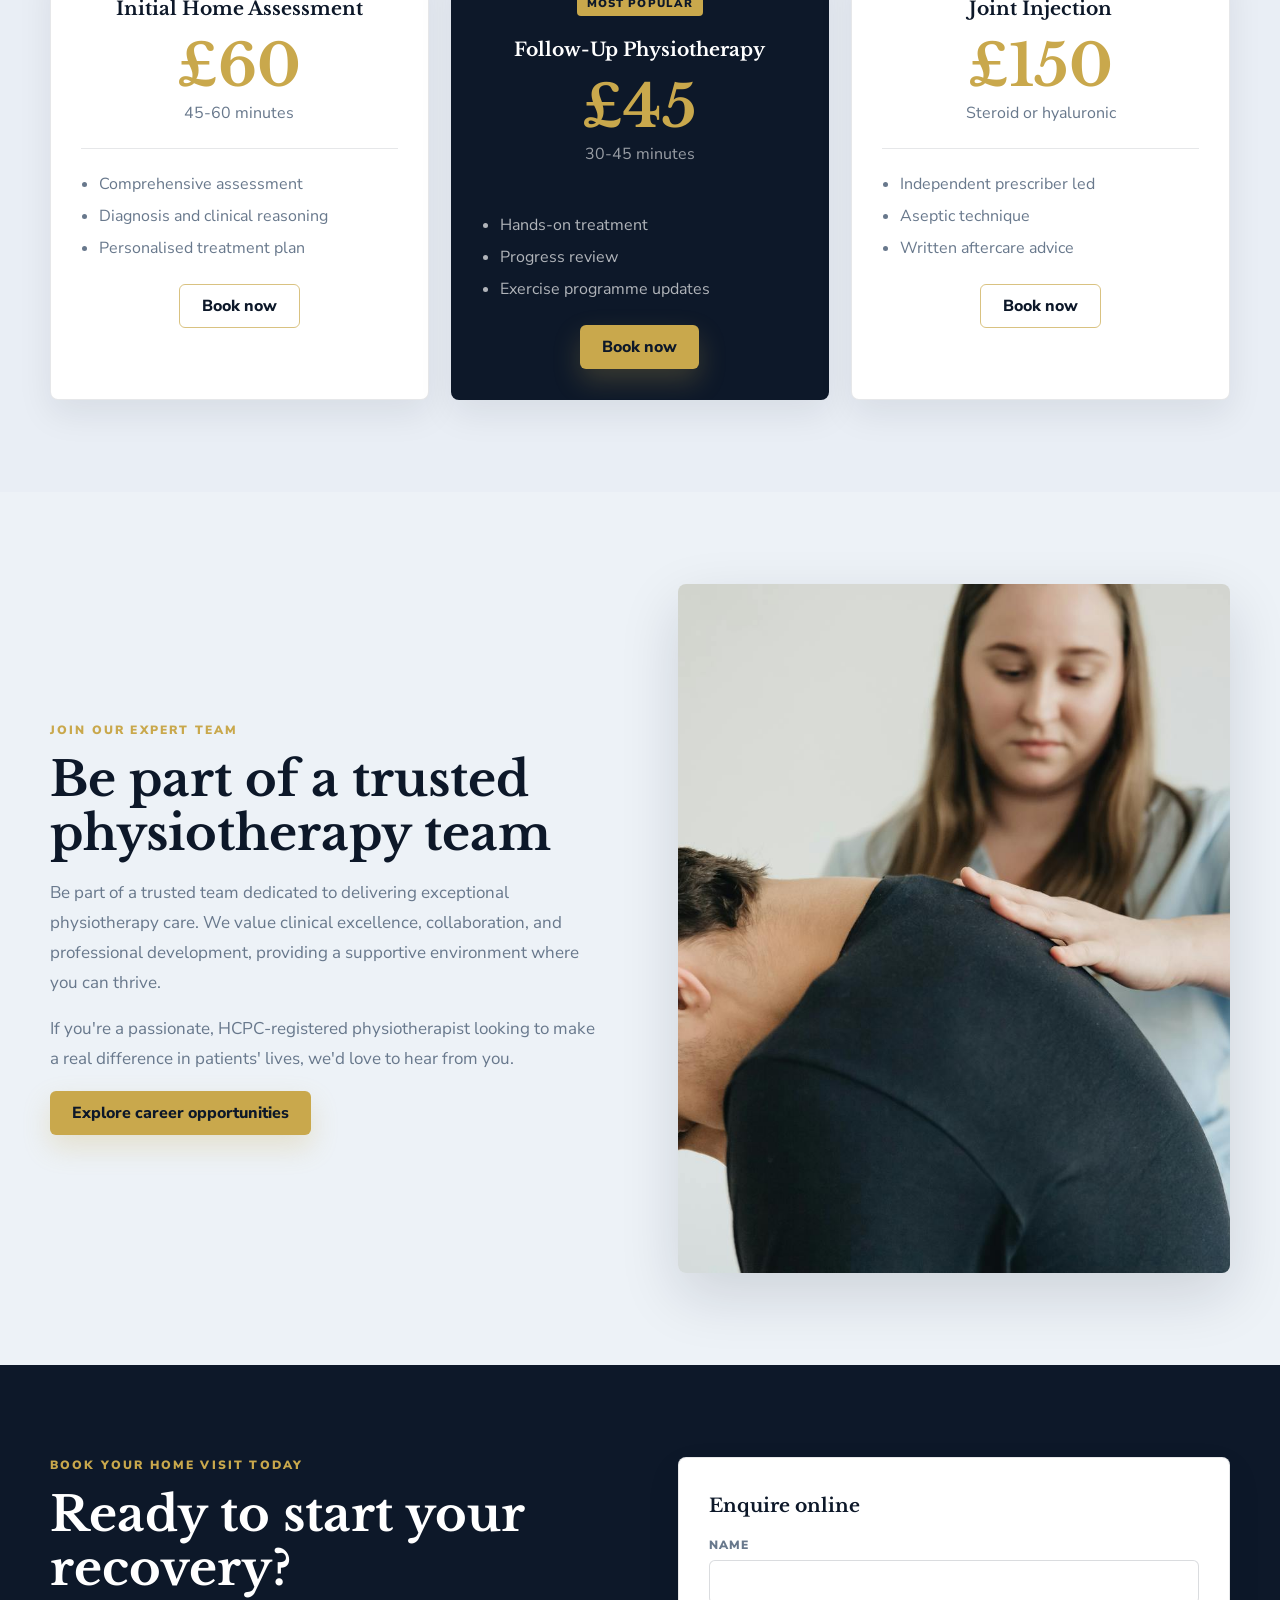
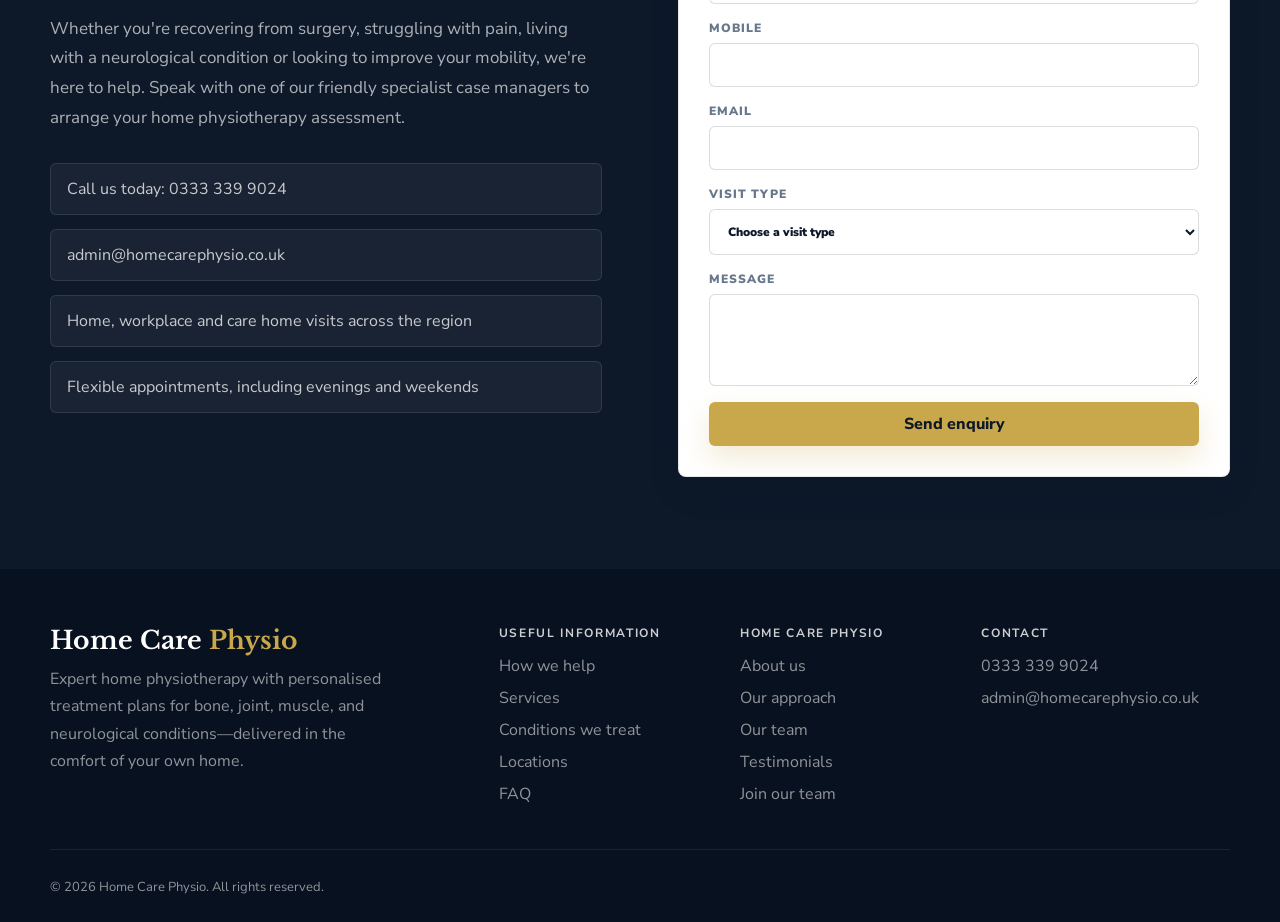
<file: wwwroot/index4.html>
<!DOCTYPE html>
<html lang="en-GB">
<head>
  <meta charset="UTF-8" />
  <meta name="viewport" content="width=device-width, initial-scale=1.0" />
  <meta name="description" content="Home Care Physio provides expert home physiotherapy with personalised treatment plans for bone, joint, muscle, sports, occupational, post-operative and neurological conditions. Home, workplace and care home visits." />
  <title>Home Care Physio | Expert Physiotherapy delivered at Home</title>
  <link rel="preconnect" href="https://fonts.googleapis.com" />
  <link rel="preconnect" href="https://fonts.gstatic.com" crossorigin />
  <link href="https://fonts.googleapis.com/css2?family=Libre+Baskerville:ital,wght@0,400;0,700;1,400&family=Nunito+Sans:wght@400;600;700;800&display=swap" rel="stylesheet" />
  <link rel="stylesheet" href="css/style.css" />
  <style>
    /* New sections: why (8-up), conditions, approach, trust, careers */
    .feature-grid--four { grid-template-columns: repeat(4, minmax(0, 1fr)); }
    .conditions { background: var(--paper); }
    .condition-tags { display: flex; flex-wrap: wrap; gap: 12px; justify-content: center; padding: 0; margin: 0; list-style: none; }
    .condition-tags li { padding: 12px 22px; color: var(--navy); background: var(--white); border: 1px solid var(--line); border-radius: 999px; font-weight: 700; box-shadow: 0 8px 20px rgba(13, 24, 41, 0.05); }
    .approach { background: #edf2f7; }
    .approach-steps { display: grid; gap: 18px; margin-top: 30px; }
    .approach-steps div { padding-left: 18px; border-left: 3px solid var(--gold); }
    .approach-steps strong { display: block; margin-bottom: 5px; color: var(--navy); font-family: var(--display); }
    .approach-steps span { color: var(--muted); line-height: 1.55; }
    .trust { background: var(--paper); }
    .trust-list { max-width: 780px; margin: 0 auto; grid-template-columns: repeat(2, minmax(0, 1fr)); }
    .careers { background: #edf2f7; }
    @media (max-width: 980px) { .feature-grid--four { grid-template-columns: repeat(2, minmax(0, 1fr)); } }
    @media (max-width: 640px) { .feature-grid--four, .trust-list { grid-template-columns: 1fr; } }

    /* Team-based care graphic */
    .team-care { color: var(--white); background: var(--navy); }
    .team-care h2 { color: var(--white); }
    .team-care .section-heading p { color: rgba(255, 255, 255, 0.66); }
    .team-flow { display: flex; align-items: stretch; justify-content: center; gap: 14px; }
    .team-node { flex: 1 1 0; max-width: 340px; padding: 30px 24px; text-align: center; background: rgba(255, 255, 255, 0.04); border: 1px solid rgba(231, 199, 108, 0.22); border-radius: 14px; }
    .team-node h3 { margin: 16px 0 8px; color: var(--white); font-family: var(--display); }
    .team-node p { margin: 0; color: rgba(255, 255, 255, 0.66); line-height: 1.6; }
    .team-node__icon { display: inline-grid; place-items: center; width: 66px; height: 66px; margin: 0 auto; border-radius: 50%; background: rgba(201, 168, 76, 0.14); border: 1px solid rgba(231, 199, 108, 0.4); }
    .team-node__icon svg { width: 30px; height: 30px; }
    .team-node--hub { background: linear-gradient(160deg, rgba(201, 168, 76, 0.18), rgba(255, 255, 255, 0.03)); border-color: rgba(231, 199, 108, 0.55); box-shadow: 0 18px 44px rgba(0, 0, 0, 0.25); }
    .team-badge { display: inline-block; margin-bottom: 8px; padding: 5px 13px; color: var(--navy); background: var(--gold); border-radius: 999px; font-size: 11px; font-weight: 900; letter-spacing: 0.1em; text-transform: uppercase; }
    .team-roles { display: grid; gap: 8px; padding: 0; margin: 16px 0 0; list-style: none; }
    .team-roles li { padding: 10px 12px; color: var(--white); background: rgba(255, 255, 255, 0.06); border: 1px solid rgba(255, 255, 255, 0.1); border-radius: 8px; font-size: 14px; font-weight: 700; }
    .team-arrow { display: flex; align-items: center; color: var(--gold); }
    .team-arrow svg { width: 30px; height: 30px; }
    .team-note { max-width: 760px; margin: 34px auto 0; padding: 18px 22px; text-align: center; color: rgba(255, 255, 255, 0.82); background: rgba(255, 255, 255, 0.04); border-left: 3px solid var(--gold); border-radius: 8px; line-height: 1.65; }
    @media (max-width: 860px) {
      .team-flow { flex-direction: column; align-items: center; }
      .team-node { max-width: 460px; width: 100%; }
      .team-arrow { transform: rotate(90deg); }
    }
  </style>
</head>
<body>
  <div class="topbar">
    <div class="topbar__badges">
      <span>BUPA recognised</span>
      <span>AXA recognised</span>
      <span>HCPC &amp; CSP registered</span>
    </div>
    <div class="topbar__links">
      <a href="mailto:admin@homecarephysio.co.uk">admin@homecarephysio.co.uk</a>
      <a href="tel:+443333399024">0333 339 9024</a>
      <button type="button" class="text-button" data-open-modal>Quick enquiry</button>
    </div>
  </div>

  <header class="site-header" id="mainNav">
    <a href="#home" class="brand">Home Care <span>Physio</span></a>
    <button class="menu-toggle" id="hamBtn" type="button" aria-label="Toggle navigation" aria-controls="navLinks" aria-expanded="false">
      <span></span>
      <span></span>
      <span></span>
    </button>
    <nav class="nav-links" id="navLinks" aria-label="Primary navigation">
      <a href="#about">About</a>
      <a href="#services">Services</a>
      <a href="#why">Why Us</a>
      <a href="#team">Our Team</a>
      <a href="#conditions">Conditions</a>
      <a href="#careers">Careers</a>
      <a href="#contact">Contact</a>
      <button type="button" class="nav-cta" data-open-modal>Book home visit</button>
    </nav>
  </header>

  <main>
    <section class="hero" id="home">
      <div class="hero__content">
        <p class="eyebrow">Home Physiotherapy Service</p>
        <h1>Expert Physiotherapy delivered at Home</h1>
        <p class="hero__lead">Recover in the comfort of your own home with personalised physiotherapy from experienced clinicians. Whether you're managing pain, recovering from an injury, or improving mobility, we're here to help.</p>
        <div class="hero__actions">
          <button type="button" class="btn btn-primary" data-open-modal>Book your home visit</button>
          <a class="btn btn-secondary" href="#services">Explore services</a>
        </div>
        <dl class="hero__stats" aria-label="Practice highlights">
          <div><dt>HCPC</dt><dd>&amp; CSP registered physios</dd></div>
          <div><dt>7 days</dt><dd>Evening &amp; weekend visits</dd></div>
          <div><dt>0</dt><dd>Waiting lists or referrals</dd></div>
        </dl>
      </div>
      <div class="hero__media">
        <img src="images/google-reference/physiotherapy-exercise-1.jpg" alt="Physiotherapist supporting a patient during a rehabilitation exercise at home" />
        <div class="hero-card">
          <strong>No waiting time, rooms or travel required</strong>
          <span>Expert assessment and treatment brought directly to you.</span>
        </div>
      </div>
    </section>

    <section class="strip" aria-label="Services">
      <span>Home Physiotherapy</span>
      <span>Neurological Rehab</span>
      <span>Sports Injuries</span>
      <span>Post-Operative Care</span>
      <span>Falls Prevention</span>
      <span>Care Home Visits</span>
    </section>

    <section class="section about" id="about">
      <div class="container split">
        <div class="image-stack reveal">
          <img src="images/google-reference/physiotherapy-neck-assessment.jpg" alt="Physiotherapist assessing a patient's neck and posture at home" />
          <div class="experience-badge"><strong>1:1</strong><span>personalised home care</span></div>
        </div>
        <div class="copy reveal">
          <p class="eyebrow">About Home Care Physio</p>
          <h2>Exceptional physiotherapy, in your own home</h2>
          <p>We believe exceptional physiotherapy should be accessible, convenient, and personalised. Our HCPC and CSP registered physiotherapists combine extensive NHS and private healthcare experience to deliver evidence-based treatment in the comfort of your own home.</p>
          <p>Every patient receives a comprehensive assessment followed by a personalised treatment plan developed through collaborative discussions with our specialist physiotherapists, clinical leads, independent prescriber, and injection therapist when required.</p>
          <ul class="check-list">
            <li>Joint &amp; muscle pain</li>
            <li>Sports injuries</li>
            <li>Occupational health &amp; workplace injuries</li>
            <li>Neurological conditions</li>
            <li>Post-operative rehabilitation</li>
            <li>Mobility &amp; balance problems</li>
          </ul>
          <button type="button" class="btn btn-primary" data-open-modal>Book your home assessment</button>
        </div>
      </div>
    </section>

    <section class="section services" id="services">
      <div class="container">
        <div class="section-heading reveal">
          <p class="eyebrow">Our services</p>
          <h2>Specialist services for pain, mobility and recovery</h2>
          <p>Expert assessment, treatment and rehabilitation brought directly to your home, workplace or care home.</p>
        </div>
        <div class="service-grid">
          <article class="service-card reveal">
            <img src="images/google-reference/physiotherapy-treatment-table.jpg" alt="Home physiotherapy treatment" />
            <div><span>01</span><h3>Home Physiotherapy</h3><p>Expert assessment and rehabilitation for joint pain, muscle injuries, arthritis, back pain, neck pain, and reduced mobility.</p></div>
          </article>
          <article class="service-card reveal">
            <img src="images/google-reference/physiotherapy-neck-assessment.jpg" alt="Neurological rehabilitation session" />
            <div><span>02</span><h3>Neurological Rehabilitation</h3><p>Specialist rehabilitation for stroke, Parkinson's disease, Multiple Sclerosis, spinal conditions and neurological disorders.</p></div>
          </article>
          <article class="service-card reveal">
            <img src="images/google-reference/physiotherapy-leg-stretch.jpg" alt="Sports injury rehabilitation" />
            <div><span>03</span><h3>Sports Injury Rehabilitation</h3><p>Helping you recover from ligament injuries, muscle tears, tendon problems and sports-related conditions.</p></div>
          </article>
          <article class="service-card reveal">
            <img src="images/google-reference/physiotherapy-back-pain.jpg" alt="Occupational health physiotherapy" />
            <div><span>04</span><h3>Occupational Health Physiotherapy</h3><p>Assessment and rehabilitation for workplace injuries, repetitive strain injuries and return-to-work programmes.</p></div>
          </article>
          <article class="service-card reveal">
            <img src="images/google-reference/physiotherapy-clinic-assist.jpg" alt="Post-operative rehabilitation" />
            <div><span>05</span><h3>Post-Operative Rehabilitation</h3><p>Safe recovery following joint replacement, orthopaedic surgery and other surgical procedures.</p></div>
          </article>
          <article class="service-card reveal">
            <img src="images/google-reference/physiotherapy-exercise-1.jpg" alt="Falls prevention and balance training" />
            <div><span>06</span><h3>Falls Prevention &amp; Balance Training</h3><p>Improve confidence, reduce falls risk and maintain independence through specialist balance rehabilitation.</p></div>
          </article>
          <article class="service-card reveal">
            <img src="images/google-reference/physiotherapy-leg-stretch.jpg" alt="Mobility and walking rehabilitation" />
            <div><span>07</span><h3>Mobility &amp; Walking Rehabilitation</h3><p>Helping people regain strength, walking ability and independence after illness or injury.</p></div>
          </article>
          <article class="service-card reveal">
            <img src="images/google-reference/physiotherapy-clinic-assist.jpg" alt="Care home physiotherapy" />
            <div><span>08</span><h3>Care Home Physiotherapy</h3><p>Specialist physiotherapy services for residents to improve mobility, function and quality of life.</p></div>
          </article>
        </div>
      </div>
    </section>

    <section class="section why" id="why">
      <div class="container">
        <div class="section-heading section-heading--left reveal">
          <p class="eyebrow">Why choose us</p>
          <h2>Experienced HCPC &amp; CSP registered physiotherapists</h2>
          <p>Personalised treatment plans created through expert collaboration between our clinical leads, specialist physiotherapists, independent prescriber, and injection therapists.</p>
        </div>
        <div class="feature-grid feature-grid--four">
          <div><strong>Team Based Rehab</strong><span>Cases are reviewed collaboratively by our clinical leads, specialist physiotherapists, independent prescriber and injection therapists.</span></div>
          <div><strong>Experienced Specialists</strong><span>HCPC and CSP registered physiotherapists with extensive NHS and private healthcare experience.</span></div>
          <div><strong>Personalised Treatment</strong><span>Every treatment plan is tailored specifically to your condition, lifestyle and recovery goals.</span></div>
          <div><strong>Home, Workplace &amp; Care Home Visits</strong><span>Professional physiotherapy wherever you need us.</span></div>
          <div><strong>Flexible Appointments</strong><span>Weekday, evening and weekend appointments available.</span></div>
          <div><strong>No Waiting Lists</strong><span>Fast access to expert physiotherapy when you need it most.</span></div>
          <div><strong>Insurance Approved</strong><span>Recognised by major private medical insurance providers.</span></div>
          <div><strong>Evidence-Based Care</strong><span>Hands-on treatment combined with rehabilitation exercises and education for lasting results.</span></div>
        </div>
      </div>
    </section>

    <section class="section team-care" id="team">
      <div class="container">
        <div class="section-heading reveal">
          <p class="eyebrow">Behind every plan</p>
          <h2>An expert team working behind your recovery</h2>
          <p>Your physiotherapist never works alone. Before your treatment plan is finalised, your case is discussed with our wider clinical team&mdash;so you benefit from the combined expertise of several specialists, not just one.</p>
        </div>
        <div class="team-flow reveal">
          <div class="team-node">
            <span class="team-node__icon" aria-hidden="true">
              <svg viewBox="0 0 24 24" fill="none" stroke="#e7c76c" stroke-width="1.7" stroke-linecap="round" stroke-linejoin="round"><circle cx="12" cy="7.5" r="3.5"/><path d="M4.5 20v-.5a7.5 7.5 0 0 1 15 0V20"/></svg>
            </span>
            <h3>Your Physiotherapist</h3>
            <p>Completes a thorough assessment of your symptoms, history and personal recovery goals.</p>
          </div>

          <span class="team-arrow" aria-hidden="true">
            <svg viewBox="0 0 24 24" fill="none" stroke="currentColor" stroke-width="2" stroke-linecap="round" stroke-linejoin="round"><path d="M4 12h15"/><path d="M13 6l6 6-6 6"/></svg>
          </span>

          <div class="team-node team-node--hub">
            <span class="team-badge">Behind the scenes</span>
            <span class="team-node__icon" aria-hidden="true">
              <svg viewBox="0 0 24 24" fill="none" stroke="#e7c76c" stroke-width="1.7" stroke-linecap="round" stroke-linejoin="round"><circle cx="9" cy="8" r="3"/><path d="M2.5 20v-.5a6.5 6.5 0 0 1 13 0V20"/><path d="M16 5.3a3 3 0 0 1 0 5.8"/><path d="M18.5 20v-.5a6.5 6.5 0 0 0-3-5.5"/></svg>
            </span>
            <h3>Expert Team Case Discussion</h3>
            <p>Your case is reviewed collaboratively by:</p>
            <ul class="team-roles">
              <li>Clinical leads</li>
              <li>Specialist physiotherapists</li>
              <li>Independent prescriber</li>
              <li>Injection therapists</li>
            </ul>
          </div>

          <span class="team-arrow" aria-hidden="true">
            <svg viewBox="0 0 24 24" fill="none" stroke="currentColor" stroke-width="2" stroke-linecap="round" stroke-linejoin="round"><path d="M4 12h15"/><path d="M13 6l6 6-6 6"/></svg>
          </span>

          <div class="team-node">
            <span class="team-node__icon" aria-hidden="true">
              <svg viewBox="0 0 24 24" fill="none" stroke="#e7c76c" stroke-width="1.7" stroke-linecap="round" stroke-linejoin="round"><rect x="6" y="4" width="12" height="17" rx="2"/><path d="M9 4V3.2a3 3 0 0 1 6 0V4"/><path d="M9.3 13.4l2 2 3.4-4"/></svg>
            </span>
            <h3>Your Personalised Plan</h3>
            <p>A tailored, evidence-based treatment plan is prepared and delivered in your home.</p>
          </div>
        </div>
        <p class="team-note">A multidisciplinary approach that ensures you receive the highest standard of care&mdash;the expertise of a whole team, brought to your door.</p>
      </div>
    </section>

    <section class="section conditions" id="conditions">
      <div class="container">
        <div class="section-heading reveal">
          <p class="eyebrow">Conditions we treat</p>
          <h2>We help people of all ages</h2>
          <p>From everyday aches to complex neurological conditions, our specialists provide expert care at home.</p>
        </div>
        <ul class="condition-tags reveal">
          <li>Joint &amp; Muscle Pain</li>
          <li>Back &amp; Neck Pain</li>
          <li>Sports Injuries</li>
          <li>Arthritis</li>
          <li>Shoulder Pain</li>
          <li>Hip &amp; Knee Pain</li>
          <li>Post-Surgical Rehabilitation</li>
          <li>Stroke Rehabilitation</li>
          <li>Parkinson's Disease</li>
          <li>Multiple Sclerosis</li>
          <li>Balance Problems</li>
          <li>Falls Prevention</li>
          <li>Muscle Weakness</li>
          <li>Mobility Difficulties</li>
          <li>Occupational &amp; Workplace Injuries</li>
          <li>Tendon &amp; Ligament Injuries</li>
        </ul>
      </div>
    </section>

    <section class="section approach" id="approach">
      <div class="container split split--reverse">
        <div class="copy reveal">
          <p class="eyebrow">Our approach</p>
          <h2>Assess &bull; Treat &bull; Recover</h2>
          <p>We begin with a detailed assessment to understand your symptoms, lifestyle and goals. Your physiotherapist will then create a personalised rehabilitation programme combining hands-on treatment, exercise therapy, education and ongoing support.</p>
          <p>Our aim is not just to relieve pain&mdash;but to restore confidence, movement and long-term wellbeing.</p>
          <div class="approach-steps">
            <div><strong>Assess</strong><span>A thorough assessment to identify the cause of your symptoms.</span></div>
            <div><strong>Treat</strong><span>A tailored plan of hands-on treatment and exercise therapy.</span></div>
            <div><strong>Recover</strong><span>Ongoing support to help you recover safely and confidently.</span></div>
          </div>
        </div>
        <div class="image-stack reveal">
          <img src="images/google-reference/physiotherapy-treatment-table.jpg" alt="Physiotherapist creating a personalised rehabilitation plan" />
        </div>
      </div>
    </section>

    <section class="section trust" id="trust">
      <div class="container">
        <div class="section-heading reveal">
          <p class="eyebrow">Why patients trust us</p>
          <h2>Care built around you</h2>
        </div>
        <ul class="check-list trust-list reveal">
          <li>Care and plans developed by an excellent multidisciplinary team</li>
          <li>Experienced specialist physiotherapists</li>
          <li>Home visits across the region</li>
          <li>Personalised rehabilitation plans</li>
          <li>Clinical excellence</li>
          <li>Friendly, compassionate care</li>
        </ul>
      </div>
    </section>

    <section class="section prices" id="prices">
      <div class="container">
        <div class="section-heading reveal">
          <p class="eyebrow">Transparent pricing</p>
          <h2>Clear, honest pricing</h2>
          <p>No hidden costs. We accept BUPA, AXA and other major private health insurers.</p>
        </div>
        <div class="price-grid">
          <article class="price-card reveal"><h3>Initial Home Assessment</h3><strong>&pound;60</strong><span>45-60 minutes</span><ul><li>Comprehensive assessment</li><li>Diagnosis and clinical reasoning</li><li>Personalised treatment plan</li></ul><button type="button" class="btn btn-outline" data-open-modal>Book now</button></article>
          <article class="price-card price-card--featured reveal"><small>Most popular</small><h3>Follow-Up Physiotherapy</h3><strong>&pound;45</strong><span>30-45 minutes</span><ul><li>Hands-on treatment</li><li>Progress review</li><li>Exercise programme updates</li></ul><button type="button" class="btn btn-primary" data-open-modal>Book now</button></article>
          <article class="price-card reveal"><h3>Joint Injection</h3><strong>&pound;150</strong><span>Steroid or hyaluronic</span><ul><li>Independent prescriber led</li><li>Aseptic technique</li><li>Written aftercare advice</li></ul><button type="button" class="btn btn-outline" data-open-modal>Book now</button></article>
        </div>
      </div>
    </section>

    <section class="section careers" id="careers">
      <div class="container split">
        <div class="copy reveal">
          <p class="eyebrow">Join our expert team</p>
          <h2>Be part of a trusted physiotherapy team</h2>
          <p>Be part of a trusted team dedicated to delivering exceptional physiotherapy care. We value clinical excellence, collaboration, and professional development, providing a supportive environment where you can thrive.</p>
          <p>If you're a passionate, HCPC-registered physiotherapist looking to make a real difference in patients' lives, we'd love to hear from you.</p>
          <button type="button" class="btn btn-primary" data-open-modal>Explore career opportunities</button>
        </div>
        <div class="image-stack reveal">
          <img src="images/google-reference/physiotherapy-back-pain.jpg" alt="Physiotherapy team member at work" />
        </div>
      </div>
    </section>

    <section class="section contact" id="contact">
      <div class="container contact-grid">
        <div class="copy reveal">
          <p class="eyebrow">Book your home visit today</p>
          <h2>Ready to start your recovery?</h2>
          <p>Whether you're recovering from surgery, struggling with pain, living with a neurological condition or looking to improve your mobility, we're here to help. Speak with one of our friendly specialist case managers to arrange your home physiotherapy assessment.</p>
          <div class="contact-list">
            <a href="tel:+443333399024">Call us today: 0333 339 9024</a>
            <a href="mailto:admin@homecarephysio.co.uk">admin@homecarephysio.co.uk</a>
            <span>Home, workplace and care home visits across the region</span>
            <span>Flexible appointments, including evenings and weekends</span>
          </div>
        </div>
        <form class="form-card reveal" id="contactForm">
          <h3>Enquire online</h3>
          <label>Name<input type="text" name="name" autocomplete="name" required /></label>
          <label>Mobile<input type="tel" name="mobile" autocomplete="tel" /></label>
          <label>Email<input type="email" name="email" autocomplete="email" required /></label>
          <label>Visit type<select name="visit"><option value="">Choose a visit type</option><option>Home visit</option><option>Workplace visit</option><option>Care home visit</option></select></label>
          <label>Message<textarea name="message" rows="4"></textarea></label>
          <button type="submit" class="btn btn-primary">Send enquiry</button>
        </form>
      </div>
    </section>
  </main>

  <footer class="footer">
    <div class="container footer-grid">
      <div><a href="#home" class="brand brand--footer">Home Care <span>Physio</span></a><p>Expert home physiotherapy with personalised treatment plans for bone, joint, muscle, and neurological conditions&mdash;delivered in the comfort of your own home.</p></div>
      <div><h4>Useful Information</h4><a href="#services">How we help</a><a href="#services">Services</a><a href="#conditions">Conditions we treat</a><a href="#contact">Locations</a><a href="#contact">FAQ</a></div>
      <div><h4>Home Care Physio</h4><a href="#about">About us</a><a href="#approach">Our approach</a><a href="#team">Our team</a><a href="#trust">Testimonials</a><a href="#careers">Join our team</a></div>
      <div><h4>Contact</h4><a href="tel:+443333399024">0333 339 9024</a><a href="mailto:admin@homecarephysio.co.uk">admin@homecarephysio.co.uk</a></div>
    </div>
    <div class="container footer-bottom">&copy; 2026 Home Care Physio. All rights reserved.</div>
  </footer>

  <div class="modal-overlay" id="modalOverlay" hidden>
    <div class="modal-box" role="dialog" aria-modal="true" aria-labelledby="modalTitle">
      <button class="modal-close" type="button" data-close-modal aria-label="Close">&times;</button>
      <h2 id="modalTitle">Book your home visit</h2>
      <p>Fill in your details and our friendly team will be in touch to confirm your booking within one business day.</p>
      <form id="modalForm">
        <label>Name<input type="text" name="name" autocomplete="name" required /></label>
        <label>Mobile<input type="tel" name="mobile" autocomplete="tel" /></label>
        <label>Email<input type="email" name="email" autocomplete="email" required /></label>
        <label>Visit type<select name="visit"><option value="">Select a visit type</option><option>Home visit</option><option>Workplace visit</option><option>Care home visit</option></select></label>
        <label>Service<input type="text" name="service" placeholder="e.g. Home Physiotherapy, Neurological Rehab" /></label>
        <button type="submit" class="btn btn-primary">Send enquiry</button>
      </form>
    </div>
  </div>

  <script src="js/main.js"></script>
</body>
</html>
</file>
<file: wwwroot/css/style.css>
:root {
  --navy: #0d1829;
  --navy-2: #17243a;
  --blue: #234467;
  --gold: #c9a84c;
  --gold-light: #e7c76c;
  --paper: #f6f8fb;
  --white: #ffffff;
  --text: #263548;
  --muted: #68788c;
  --line: rgba(13, 24, 41, 0.1);
  --shadow: 0 22px 60px rgba(13, 24, 41, 0.14);
  --display: "Libre Baskerville", Georgia, serif;
  --body: "Nunito Sans", "Segoe UI", sans-serif;
}

* {
  box-sizing: border-box;
}

html {
  scroll-behavior: smooth;
}

body {
  margin: 0;
  font-family: var(--body);
  color: var(--text);
  background: var(--paper);
  overflow-x: hidden;
}

body.modal-open {
  overflow: hidden;
}

img {
  display: block;
  max-width: 100%;
}

a {
  color: inherit;
  text-decoration: none;
}

button,
input,
select,
textarea {
  font: inherit;
}

button {
  cursor: pointer;
}

.container {
  width: min(1180px, calc(100% - 40px));
  margin: 0 auto;
}

.topbar {
  display: flex;
  align-items: center;
  justify-content: space-between;
  gap: 16px;
  padding: 9px 32px;
  color: rgba(255, 255, 255, 0.72);
  background: var(--navy);
  font-size: 13px;
}

.topbar__badges,
.topbar__links {
  display: flex;
  align-items: center;
  gap: 14px;
  flex-wrap: wrap;
}

.topbar__badges span {
  padding: 3px 9px;
  color: var(--gold-light);
  border: 1px solid rgba(231, 199, 108, 0.28);
  border-radius: 4px;
  font-size: 11px;
  font-weight: 800;
  letter-spacing: 0.08em;
  text-transform: uppercase;
}

.text-button {
  padding: 0;
  color: var(--gold-light);
  background: none;
  border: 0;
  font-weight: 800;
}

.site-header {
  position: sticky;
  top: 0;
  z-index: 20;
  display: flex;
  align-items: center;
  justify-content: space-between;
  gap: 24px;
  padding: 17px 32px;
  background: rgba(255, 255, 255, 0.96);
  border-bottom: 1px solid var(--line);
  backdrop-filter: blur(14px);
}

.site-header.scrolled {
  box-shadow: 0 12px 34px rgba(13, 24, 41, 0.08);
}

.brand {
  font-family: var(--display);
  color: var(--navy);
  font-size: 25px;
  font-weight: 700;
  white-space: nowrap;
}

.brand span {
  color: var(--gold);
}

.nav-links {
  display: flex;
  align-items: center;
  gap: 24px;
  color: var(--text);
  font-size: 14px;
  font-weight: 800;
}

.nav-links a {
  position: relative;
}

.nav-links a::after {
  content: "";
  position: absolute;
  left: 0;
  right: 0;
  bottom: -6px;
  height: 2px;
  background: var(--gold);
  transform: scaleX(0);
  transform-origin: left;
  transition: transform 0.2s ease;
}

.nav-links a:hover::after {
  transform: scaleX(1);
}

.nav-cta,
.btn {
  display: inline-flex;
  align-items: center;
  justify-content: center;
  min-height: 44px;
  padding: 12px 22px;
  border: 0;
  border-radius: 6px;
  font-weight: 800;
  line-height: 1;
}

.nav-cta,
.btn-primary {
  color: var(--navy);
  background: var(--gold);
  box-shadow: 0 12px 28px rgba(201, 168, 76, 0.24);
}

.btn-secondary {
  color: var(--white);
  background: rgba(255, 255, 255, 0.1);
  border: 1px solid rgba(255, 255, 255, 0.25);
}

.btn-outline {
  color: var(--navy);
  background: transparent;
  border: 1px solid rgba(201, 168, 76, 0.7);
}

.menu-toggle {
  display: none;
  width: 42px;
  height: 42px;
  padding: 10px;
  background: var(--paper);
  border: 1px solid var(--line);
  border-radius: 6px;
}

.menu-toggle span {
  display: block;
  height: 2px;
  margin: 5px 0;
  background: var(--navy);
}

.hero {
  display: grid;
  grid-template-columns: minmax(0, 1.05fr) minmax(420px, 0.95fr);
  min-height: 760px;
  color: var(--white);
  background: var(--navy);
}

.hero__content {
  display: flex;
  flex-direction: column;
  justify-content: center;
  padding: 90px clamp(28px, 6vw, 110px);
  background:
    radial-gradient(circle at 8% 20%, rgba(201, 168, 76, 0.12), transparent 28%),
    linear-gradient(135deg, var(--navy), #111f34 60%, #172641);
}

.eyebrow {
  margin: 0 0 14px;
  color: var(--gold);
  font-size: 12px;
  font-weight: 900;
  letter-spacing: 0.18em;
  text-transform: uppercase;
}

h1,
h2,
h3,
p {
  margin-top: 0;
}

h1,
h2 {
  font-family: var(--display);
  line-height: 1.13;
}

h1 {
  max-width: 720px;
  margin-bottom: 24px;
  font-size: clamp(46px, 6vw, 78px);
}

h2 {
  margin-bottom: 18px;
  color: var(--navy);
  font-size: clamp(31px, 4vw, 48px);
}

.hero__lead {
  max-width: 600px;
  margin-bottom: 32px;
  color: rgba(255, 255, 255, 0.68);
  font-size: 18px;
  line-height: 1.75;
}

.hero__actions {
  display: flex;
  gap: 14px;
  flex-wrap: wrap;
}

.hero__stats {
  display: grid;
  grid-template-columns: repeat(3, minmax(0, 1fr));
  gap: 20px;
  max-width: 560px;
  margin: 54px 0 0;
  padding-top: 28px;
  border-top: 1px solid rgba(255, 255, 255, 0.12);
}

.hero__stats dt {
  color: var(--gold-light);
  font-family: var(--display);
  font-size: 36px;
  font-weight: 700;
}

.hero__stats dd {
  margin: 5px 0 0;
  color: rgba(255, 255, 255, 0.55);
  font-size: 13px;
}

.hero__media {
  position: relative;
  min-height: 480px;
  overflow: hidden;
}

.hero__media::after {
  content: "";
  position: absolute;
  inset: 0;
  background: linear-gradient(180deg, rgba(13, 24, 41, 0.08), rgba(13, 24, 41, 0.6));
}

.hero__media img {
  width: 100%;
  height: 100%;
  object-fit: cover;
}

.hero-card {
  position: absolute;
  left: 30px;
  right: 30px;
  bottom: 30px;
  z-index: 1;
  max-width: 470px;
  padding: 18px 20px;
  background: rgba(13, 24, 41, 0.88);
  border: 1px solid rgba(231, 199, 108, 0.28);
  border-radius: 8px;
  backdrop-filter: blur(12px);
}

.hero-card strong,
.hero-card span {
  display: block;
}

.hero-card span {
  margin-top: 4px;
  color: rgba(255, 255, 255, 0.62);
}

.strip {
  display: flex;
  justify-content: center;
  gap: 28px;
  flex-wrap: wrap;
  padding: 14px 24px;
  color: var(--navy);
  background: var(--gold);
  font-size: 12px;
  font-weight: 900;
  letter-spacing: 0.12em;
  text-transform: uppercase;
}

.section {
  padding: 92px 0;
}

.split,
.contact-grid {
  display: grid;
  grid-template-columns: minmax(0, 1fr) minmax(0, 1fr);
  gap: clamp(36px, 6vw, 82px);
  align-items: center;
}

.split--reverse .image-stack {
  order: 2;
}

.image-stack {
  position: relative;
}

.image-stack img {
  width: 100%;
  aspect-ratio: 4 / 5;
  object-fit: cover;
  border-radius: 8px;
  box-shadow: var(--shadow);
}

.experience-badge {
  position: absolute;
  right: -18px;
  bottom: 28px;
  width: 150px;
  padding: 18px;
  color: var(--white);
  background: var(--navy);
  border: 1px solid rgba(231, 199, 108, 0.32);
  border-radius: 8px;
}

.experience-badge strong {
  display: block;
  color: var(--gold-light);
  font-family: var(--display);
  font-size: 40px;
}

.experience-badge span {
  display: block;
  color: rgba(255, 255, 255, 0.62);
  font-size: 13px;
  line-height: 1.35;
}

.copy p:not(.eyebrow),
.section-heading p {
  color: var(--muted);
  font-size: 17px;
  line-height: 1.75;
}

.check-list {
  display: grid;
  gap: 12px;
  padding: 0;
  margin: 28px 0 30px;
  list-style: none;
}

.check-list li {
  display: flex;
  gap: 10px;
  align-items: flex-start;
}

.check-list li::before {
  content: "";
  flex: 0 0 20px;
  height: 20px;
  margin-top: 2px;
  border: 6px solid var(--gold);
  border-radius: 50%;
}

.services,
.contact {
  color: var(--white);
  background: var(--navy);
}

.services h2,
.contact h2 {
  color: var(--white);
}

.section-heading {
  max-width: 720px;
  margin: 0 auto 42px;
  text-align: center;
}

.section-heading--left {
  margin-left: 0;
  text-align: left;
}

.service-grid,
.clinic-grid,
.price-grid {
  display: grid;
  grid-template-columns: repeat(3, minmax(0, 1fr));
  gap: 22px;
}

.service-card,
.clinic-card,
.price-card,
.form-card {
  background: var(--white);
  border: 1px solid var(--line);
  border-radius: 8px;
  overflow: hidden;
  box-shadow: 0 14px 35px rgba(13, 24, 41, 0.08);
}

.service-card {
  color: var(--text);
  background: #fdfefe;
}

.service-card img,
.clinic-card img {
  width: 100%;
  aspect-ratio: 16 / 10;
  object-fit: cover;
}

.service-card div,
.clinic-card {
  padding: 22px;
}

.service-card img + div,
.clinic-card img + h3 {
  padding-top: 20px;
}

.service-card span {
  color: var(--gold);
  font-family: var(--display);
  font-size: 38px;
  font-weight: 700;
  opacity: 0.65;
}

.service-card h3,
.clinic-card h3,
.price-card h3,
.form-card h3 {
  margin: 6px 0 10px;
  color: var(--navy);
  font-family: var(--display);
}

.service-card p,
.clinic-card p {
  margin: 0;
  color: var(--muted);
  line-height: 1.65;
}

.why {
  background: #edf2f7;
}

.feature-grid {
  display: grid;
  grid-template-columns: repeat(2, minmax(0, 1fr));
  gap: 18px;
  margin-top: 30px;
}

.feature-grid div {
  padding-top: 18px;
  border-top: 2px solid rgba(201, 168, 76, 0.32);
}

.feature-grid strong,
.feature-grid span {
  display: block;
}

.feature-grid strong {
  margin-bottom: 7px;
  color: var(--navy);
}

.feature-grid span {
  color: var(--muted);
  line-height: 1.55;
}

.clinic-card {
  padding: 0;
}

.clinic-card h3,
.clinic-card p,
.clinic-card .btn {
  margin-left: 22px;
  margin-right: 22px;
}

.clinic-card p {
  min-height: 82px;
  margin-bottom: 22px;
}

.clinic-card--dark {
  color: var(--white);
  background: var(--navy);
  border-color: rgba(231, 199, 108, 0.2);
}

.clinic-card--dark h3 {
  color: var(--white);
}

.clinic-card--dark p {
  color: rgba(255, 255, 255, 0.62);
}

.prices {
  background: #e9eef5;
}

.price-card {
  padding: 30px;
  text-align: center;
}

.price-card--featured {
  color: var(--white);
  background: var(--navy);
  transform: translateY(-12px);
}

.price-card--featured h3 {
  color: var(--white);
}

.price-card small {
  display: inline-block;
  margin-bottom: 16px;
  padding: 5px 10px;
  color: var(--navy);
  background: var(--gold);
  border-radius: 4px;
  font-size: 11px;
  font-weight: 900;
  letter-spacing: 0.1em;
  text-transform: uppercase;
}

.price-card strong {
  display: block;
  color: var(--gold);
  font-family: var(--display);
  font-size: 58px;
}

.price-card > span {
  display: block;
  color: var(--muted);
}

.price-card--featured > span {
  color: rgba(255, 255, 255, 0.58);
}

.price-card ul {
  display: grid;
  gap: 10px;
  min-height: 112px;
  padding: 24px 0 0 18px;
  margin: 24px 0;
  border-top: 1px solid var(--line);
  list-style: disc;
  text-align: left;
}

.price-card li {
  color: var(--muted);
}

.price-card--featured li {
  color: rgba(255, 255, 255, 0.68);
}

.contact-grid {
  align-items: start;
}

.contact .copy p:not(.eyebrow) {
  color: rgba(255, 255, 255, 0.66);
}

.contact-list {
  display: grid;
  gap: 14px;
  margin-top: 30px;
  color: rgba(255, 255, 255, 0.76);
}

.contact-list a,
.contact-list span {
  padding: 14px 16px;
  border: 1px solid rgba(255, 255, 255, 0.1);
  border-radius: 6px;
  background: rgba(255, 255, 255, 0.05);
}

.form-card,
.modal-box {
  display: grid;
  gap: 16px;
  padding: 30px;
}

.form-card h3,
.modal-box h2 {
  margin-bottom: 4px;
}

label {
  display: grid;
  gap: 7px;
  color: var(--muted);
  font-size: 12px;
  font-weight: 900;
  letter-spacing: 0.08em;
  text-transform: uppercase;
}

input,
select,
textarea {
  width: 100%;
  padding: 13px 14px;
  color: var(--navy);
  background: #fff;
  border: 1px solid rgba(13, 24, 41, 0.15);
  border-radius: 6px;
  outline: none;
}

input:focus,
select:focus,
textarea:focus {
  border-color: var(--gold);
  box-shadow: 0 0 0 3px rgba(201, 168, 76, 0.16);
}

textarea {
  resize: vertical;
}

.footer {
  padding: 56px 0 26px;
  color: rgba(255, 255, 255, 0.55);
  background: #08111f;
}

.footer-grid {
  display: grid;
  grid-template-columns: 2fr 1fr 1fr 1.2fr;
  gap: 34px;
}

.brand--footer {
  display: inline-block;
  margin-bottom: 14px;
  color: var(--white);
}

.footer p {
  max-width: 340px;
  line-height: 1.7;
}

.footer h4 {
  margin: 0 0 14px;
  color: rgba(255, 255, 255, 0.8);
  font-size: 12px;
  letter-spacing: 0.14em;
  text-transform: uppercase;
}

.footer a {
  display: block;
  margin-bottom: 10px;
}

.footer-bottom {
  padding-top: 28px;
  margin-top: 34px;
  border-top: 1px solid rgba(255, 255, 255, 0.08);
  font-size: 13px;
}

.modal-overlay {
  position: fixed;
  inset: 0;
  z-index: 50;
  display: grid;
  place-items: center;
  padding: 20px;
  background: rgba(8, 17, 31, 0.74);
  backdrop-filter: blur(9px);
}

.modal-overlay[hidden] {
  display: none;
}

.modal-box {
  position: relative;
  width: min(540px, 100%);
  max-height: calc(100vh - 40px);
  overflow: auto;
  background: var(--white);
  border-top: 4px solid var(--gold);
  border-radius: 10px;
  box-shadow: var(--shadow);
}

.modal-box p {
  margin: -4px 0 6px;
  color: var(--muted);
  line-height: 1.6;
}

.modal-close {
  position: absolute;
  top: 14px;
  right: 14px;
  width: 34px;
  height: 34px;
  color: var(--muted);
  background: var(--paper);
  border: 1px solid var(--line);
  border-radius: 6px;
  font-size: 22px;
  line-height: 1;
}

.reveal {
  opacity: 0;
  transform: translateY(22px);
  transition: opacity 0.55s ease, transform 0.55s ease;
}

.reveal.is-visible {
  opacity: 1;
  transform: none;
}

@media (max-width: 980px) {
  .topbar {
    display: none;
  }

  .site-header {
    padding: 14px 20px;
  }

  .menu-toggle {
    display: block;
  }

  .nav-links {
    position: absolute;
    top: 100%;
    left: 0;
    right: 0;
    display: none;
    flex-direction: column;
    align-items: stretch;
    gap: 0;
    padding: 12px 20px 20px;
    background: var(--white);
    border-bottom: 1px solid var(--line);
    box-shadow: 0 18px 40px rgba(13, 24, 41, 0.1);
  }

  .nav-links.open {
    display: flex;
  }

  .nav-links a,
  .nav-cta {
    width: 100%;
    padding: 14px 0;
  }

  .nav-cta {
    margin-top: 8px;
  }

  .hero,
  .split,
  .contact-grid {
    grid-template-columns: 1fr;
  }

  .hero {
    min-height: auto;
  }

  .hero__content {
    padding: 70px 24px 54px;
  }

  .hero__media {
    min-height: 430px;
  }

  .split--reverse .image-stack {
    order: 0;
  }

  .service-grid,
  .clinic-grid,
  .price-grid {
    grid-template-columns: repeat(2, minmax(0, 1fr));
  }

  .price-card--featured {
    transform: none;
  }

  .footer-grid {
    grid-template-columns: repeat(2, minmax(0, 1fr));
  }
}

@media (max-width: 640px) {
  .container {
    width: min(100% - 28px, 1180px);
  }

  .brand {
    font-size: 21px;
  }

  h1 {
    font-size: 42px;
  }

  .hero__stats,
  .feature-grid,
  .service-grid,
  .clinic-grid,
  .price-grid,
  .footer-grid {
    grid-template-columns: 1fr;
  }

  .hero__actions {
    flex-direction: column;
    align-items: stretch;
  }

  .hero-card {
    left: 16px;
    right: 16px;
    bottom: 16px;
  }

  .section {
    padding: 66px 0;
  }

  .image-stack img {
    aspect-ratio: 1 / 1.08;
  }

  .experience-badge {
    right: 14px;
    bottom: 14px;
  }
}
</file>
